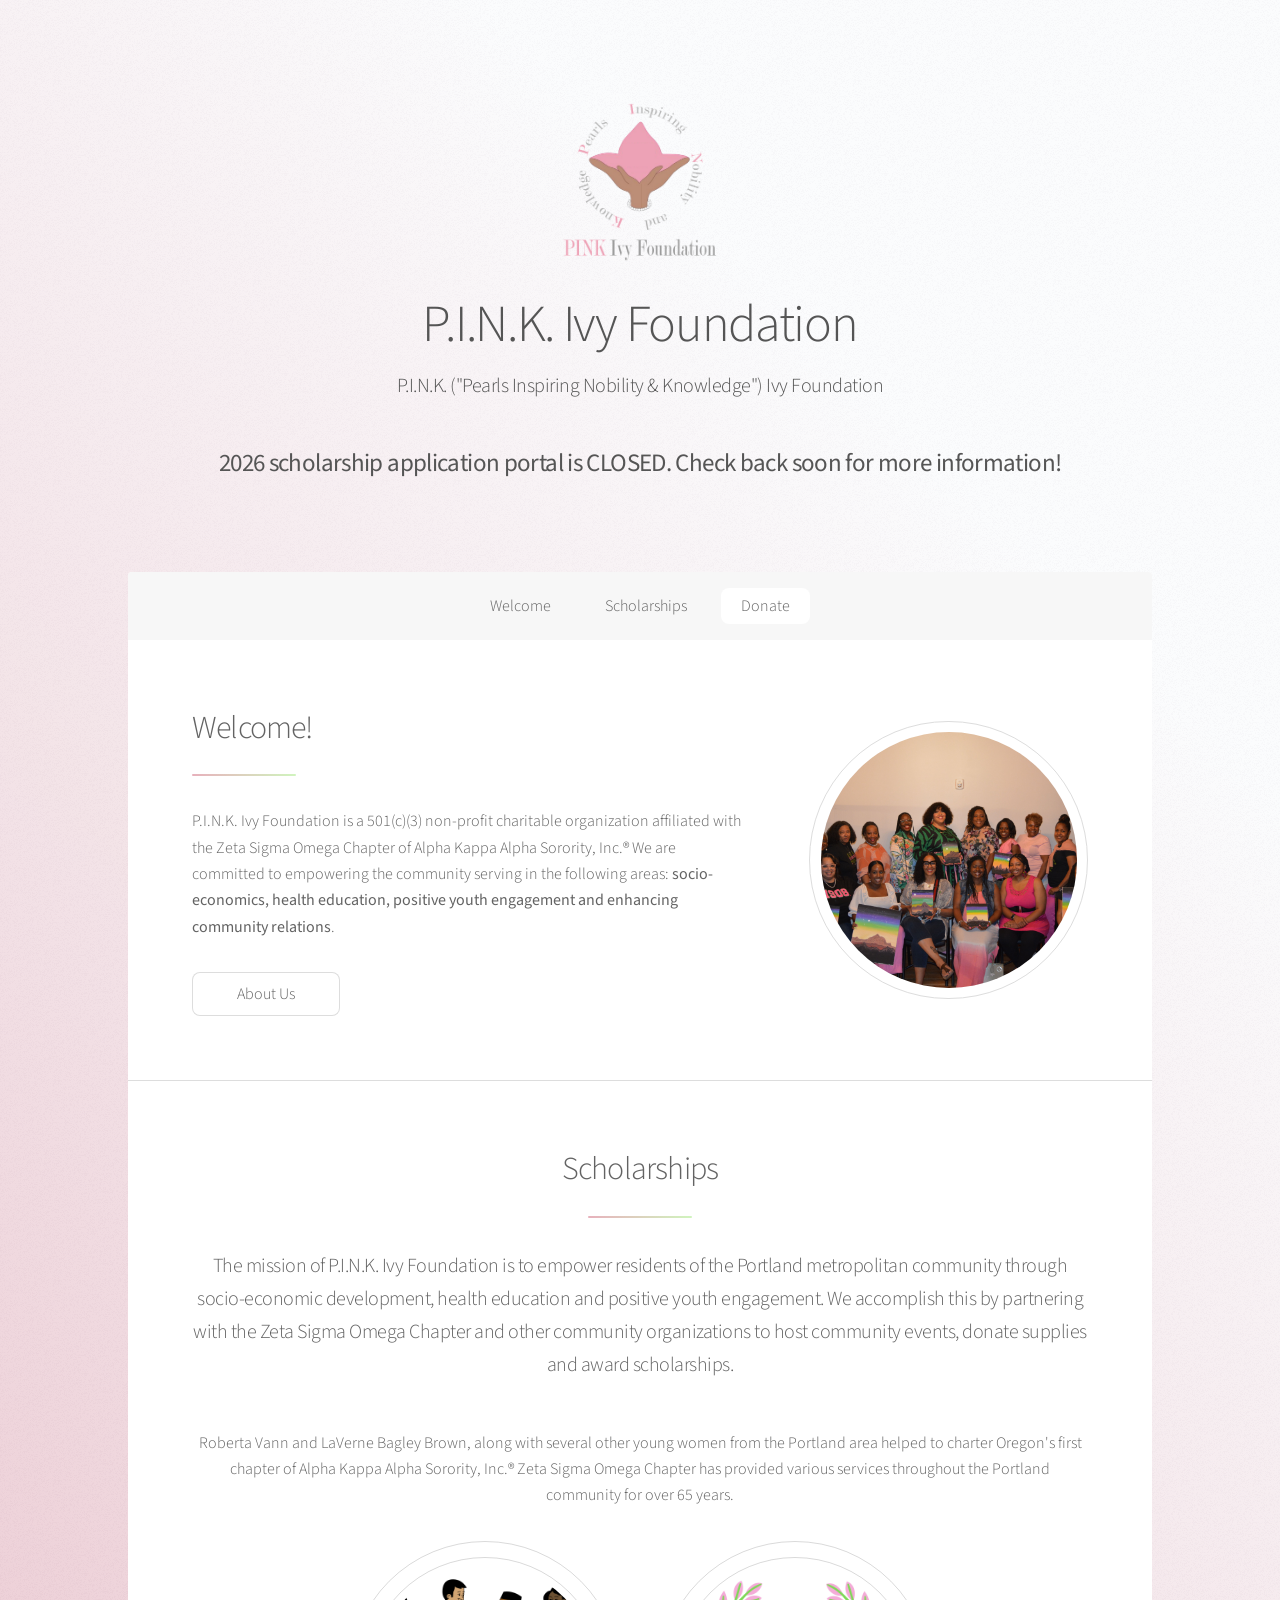
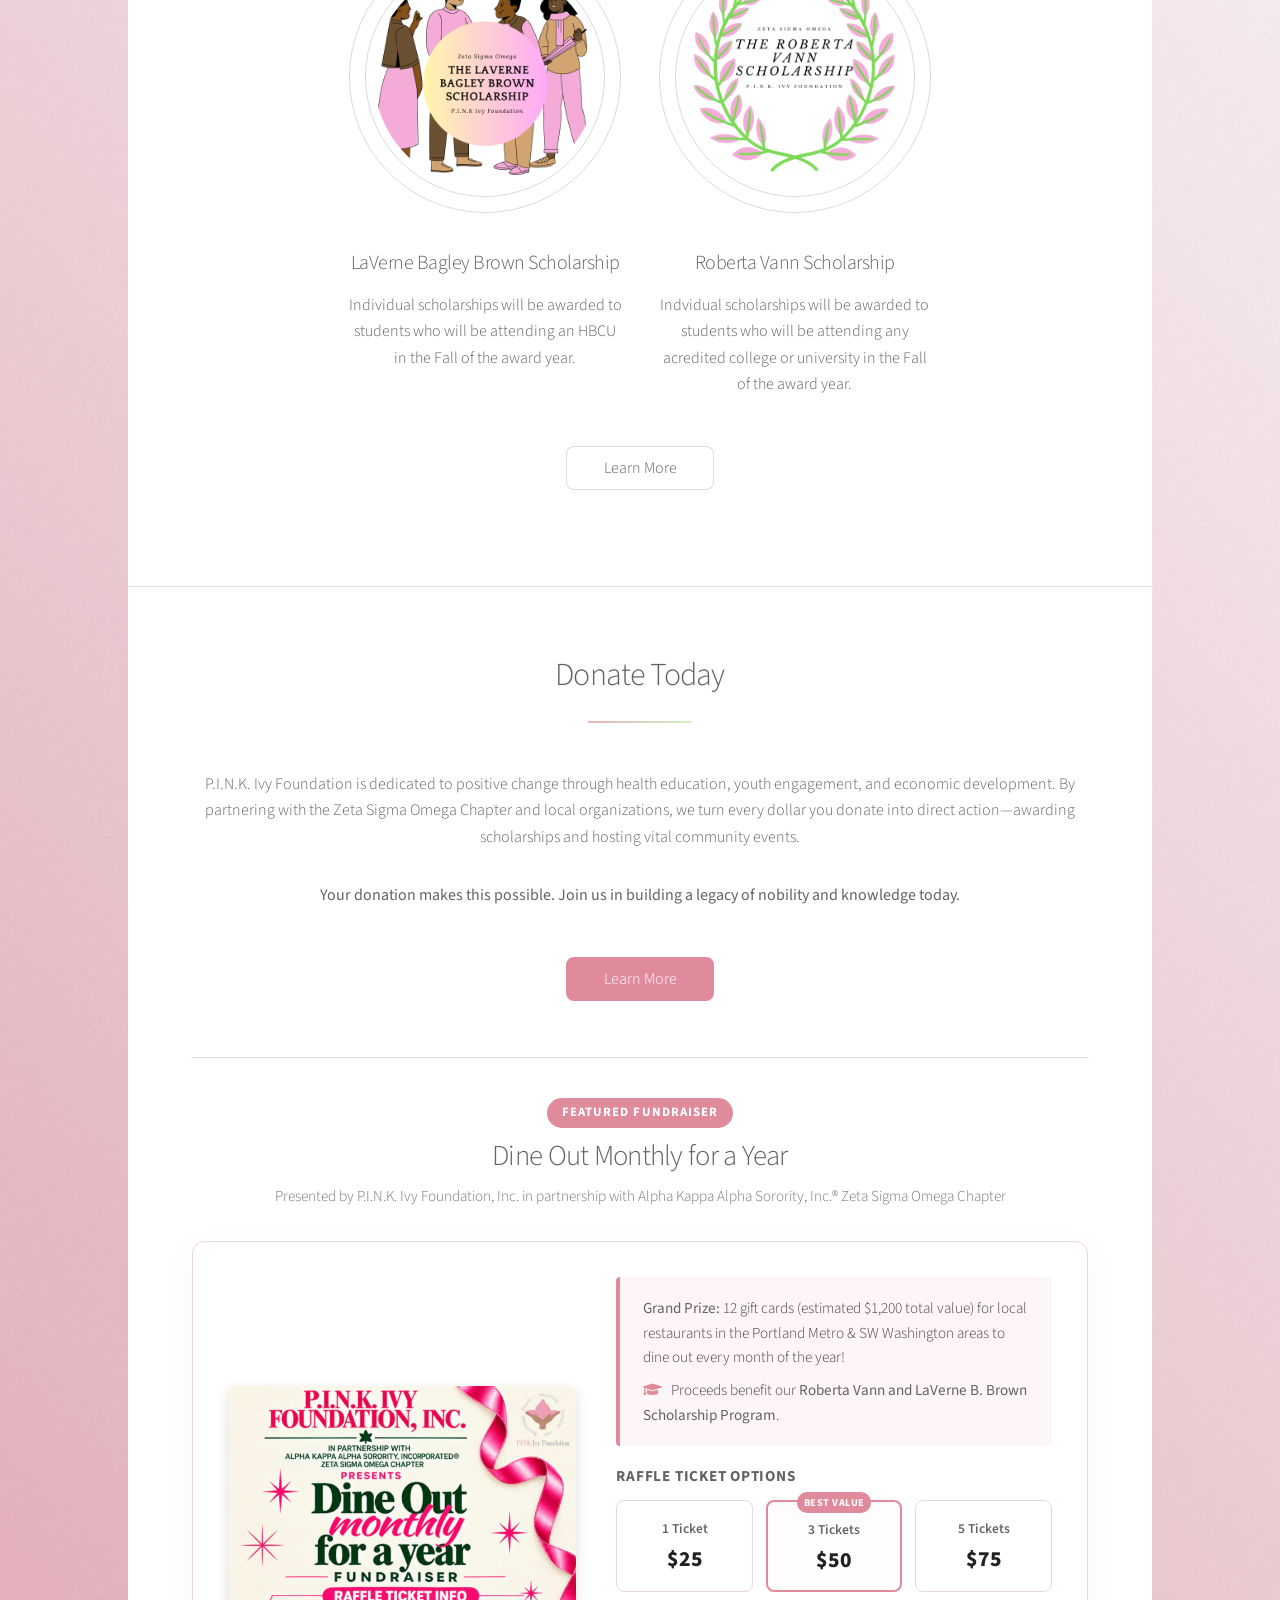
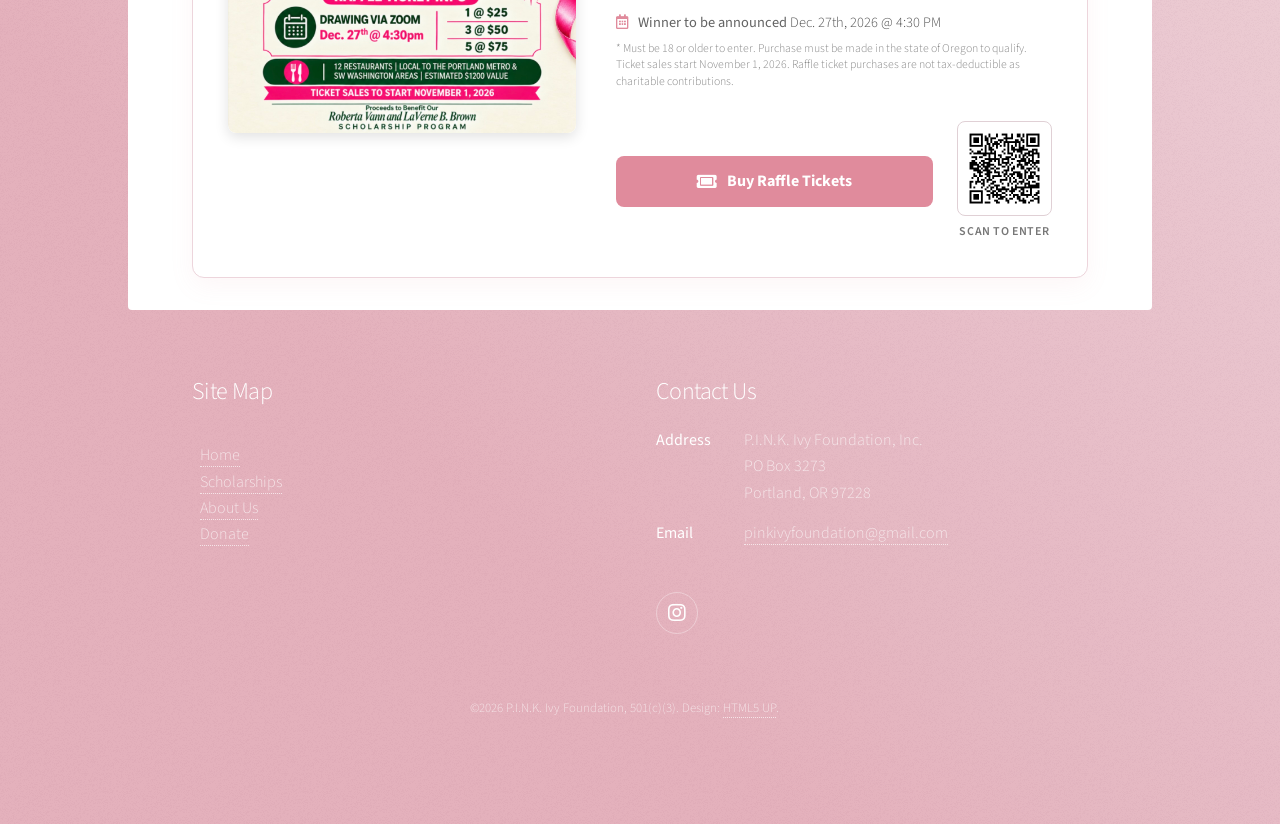
<file: index.html>
<!DOCTYPE HTML>
<!--
	Stellar by HTML5 UP
	html5up.net | @ajlkn
	Free for personal and commercial use under the CCA 3.0 license (html5up.net/license)
-->
<html>
	<head>
		<title>P.I.N.K. Ivy Foundation</title>
		<meta charset="utf-8" />
		<meta name="viewport" content="width=device-width, initial-scale=1, user-scalable=no" />
		<link rel="stylesheet" href="assets/css/main.css?v=20261018" />
		<noscript><link rel="stylesheet" href="assets/css/noscript.css" /></noscript>
	</head>
	<body class="is-preload">

		<!-- Wrapper -->
			<div id="wrapper">

				<!-- Header -->
					<header id="header" class="alt">
						<span class="logo"><img src="images/pif-logo-4-transparent.png" alt="" /></span>
						<h1>P.I.N.K. Ivy Foundation</h1>
						<p>P.I.N.K. ("Pearls Inspiring Nobility & Knowledge") Ivy Foundation</p>
						<p><strong> 2026 scholarship application portal is CLOSED. ​Check back soon for more information!</strong></p>
						<!-- <p><strong> 2026 scholarship application portal is OPEN.<a href="scholarships.html"> Apply today</a>!</strong>  -->
					</header>
					

				<!-- Nav -->
					<nav id="nav">
						<ul>
							<li><a href="#intro" class="active">Welcome</a></li>
							<li><a href="#first">Scholarships</a></li>
							<!--<li><a href="#second">Service and Projects</a></li>-->
							<li><a href="#cta">Donate</a></li>
						</ul>
					</nav>

				<!-- Main -->
					<div id="main">

						<!-- Introduction -->
							<section id="intro" class="main">
								<div class="spotlight">
									<div class="content">
										<header class="major">
											<h2>Welcome!</h2>
										</header>
										<p>P.I.N.K. Ivy Foundation is a 501(c)(3) non-profit charitable organization affiliated with the 
										Zeta Sigma Omega Chapter of Alpha Kappa Alpha Sorority, Inc.&#174; We are committed to empowering the community serving in the following areas: 
											<strong>socio-economics, health education, positive youth engagement and enhancing community relations</strong>. 
										</p>
										<ul class="actions">
											<li><a href="about-us.html" class="button">About Us</a></li>
										</ul>
									</div>
									<span class="image"><img src="images/Paint-and-sip-2023.jpeg" alt="" /></span>
								</div>
							</section>

						<!-- First Section -->
							<section id="first" class="main special">
								<header class="major">
									<h2>Scholarships</h2>
									<p>The mission of P.I.N.K. Ivy Foundation 
										is to empower residents of the Portland metropolitan community through socio-economic development, 
										health education and positive youth engagement. We accomplish this by partnering with the 
										Zeta Sigma Omega Chapter and other community organizations to host community events, donate supplies and award scholarships. </p>
								</header>
								<p>Roberta Vann and LaVerne Bagley Brown, along with several other young women from the Portland 
									area helped to charter Oregon's first chapter of Alpha Kappa Alpha Sorority, Inc.&#174; Zeta Sigma Omega Chapter has provided various 
									services throughout the Portland community for over 65 years.
								</p>
								<ul class="features">
									<li>
										<div class="custom-icon-wrapper">
											<img src="images/LaVerneBagleyBrown.png" alt="" />
										</div>
										<h3>LaVerne Bagley Brown Scholarship</h3>
										<p>Individual scholarships will be awarded to students who will be attending an HBCU in the Fall of the award year.
										</p>

									</li>
									<li>
										<div class="custom-icon-wrapper">
											<img src="images/RobertaVann.png" alt="" />
										</div>
										<h3>Roberta Vann Scholarship</h3>
										<p>Indvidual scholarships will be awarded to students who will be attending any acredited college or university in the Fall of the award year.</p>
									</li>
									<!-- <li>
										<span class="icon major style5 fa-gem"></span>
										<h3>Dolor nullam</h3>
										<p>Sed lorem amet ipsum dolor et amet nullam consequat a feugiat consequat tempus veroeros sed consequat.</p>
									</li> -->
								</ul>
								<footer class="major">
									<ul class="actions special">
										<li><a href="scholarships.html" class="button">Learn More</a></li>
									</ul>
								</footer>
							</section>

						<!-- Second Section -->
							<!--<section id="second" class="main special">
								<header class="major">
									<h2>Service and Projects</h2>
									<p>Service and sisterhood have been the cornerstone of Alpha Kappa Alpha Sorority, Incorporated&#174; since 1908. 
										With the theme, Soaring to Greater Heights of Service and Sisterhood, the 2022-2026 administration seeks to build upon Alpha Kappa Alpha Sorority’s 
										rich legacy of service by galvanizing our sisterhood of more than 120,000 active members to lead on the front lines of change, education, and advocacy.</p>
								</header>
								<ul class="statistics custom-stats">
									<li>
										<img src="images/economic-wealth-logo_orig.png" alt="Icon Description" class="stat-image" />
										<a href="https://akawebnet.aka1908.net/eWeb/DynamicPage.aspx?webcode=initiative3">Build Our Economic Wealth</a>
									</li>
									<li>
										<img src="images/local-community-logo_orig.png" alt="Icon Description" class="stat-image" />
										<a href="https://akawebnet.aka1908.net/eWeb/DynamicPage.aspx?webcode=initiative6">Uplift Our Local Community</a>
									</li>
									<li>
										<img src="images/social-justice-logo_orig.png" alt="Icon Description" class="stat-image" />
										<a href="https://akawebnet.aka1908.net/eWeb/DynamicPage.aspx?webcode=initiative5">Advocate for Social Justice</a>
									</li>
									<li>
										<img src="images/families-logo_orig.png" alt="Icon Description" class="stat-image" />
										<a href="https://akawebnet.aka1908.net/eWeb/DynamicPage.aspx?webcode=initiative2">Empower Our Families</a>
									</li>
									<li>
										<img src="images/environment-logo_orig.png" alt="Icon Description" class="stat-image" />
										<a href="https://akawebnet.aka1908.net/eWeb/DynamicPage.aspx?webcode=initiative4">Enhance Our Environment</a>
									</li>
								</ul>
								<div class="row">
									<div class="col-6 col-12-medium">
										<p>This administration has six initiatives. <a href="https://akawebnet.aka1908.net/eWeb/DynamicPage.aspx?webcode=initiative1" class="scrolly">Strengthen Our Sisterhood</a> 
										will serve as the administration’s “Foundation Initiative” as we strengthen our bonds to support our service mission. 
										The remaining five initiatives will serve as the “Program Initiatives” which include:--></p> 
										<!-- <ul>
											<li>Build Our Economic Wealth</li>
											<li>Uplift Our Local Community</li>
											<li>Advocate for Social Justice</li>
											<li>Empower Our Families</li>
											<li>Enhance Our Environment</li>
										</ul>
									</div>

									<div class="col-6 col-12-medium">
										<p>These initiatives are designed to improve the lives of those we serve. We will work collaboratively to maximize our outreach on
											 progressive endeavors and consistently produce leaders who will advance our credo of service.</p>
									</div>
								</div>
								<footer class="major">
									<ul class="actions special">
										<li><a href="https://www.zso1955aka.org/programs.html" class="button">Learn More</a></li>
									</ul>
								</footer>
							</section> -->
							
						<!-- Support Us -->
							<section id="cta" class="main special">
								<header class="major">
									<h2>Donate Today</h2>
								</header>
								<p>P.I.N.K. Ivy Foundation is dedicated to positive change through health education, youth engagement, and economic development. 
									By partnering with the Zeta Sigma Omega Chapter and local organizations, we turn every dollar you donate into direct 
									action—awarding scholarships and hosting vital community events.</p>
								<p><strong>Your donation makes this possible. Join us in building a legacy of nobility and knowledge today.</strong></p>
								<footer class="major">
									<ul class="actions special">
										<li><a href="donate.html" class="button primary">Learn More</a></li>
									</ul>
								</footer>

								<!-- Dine Out Monthly for a Year Raffle Feature -->
								<div class="raffle-feature">
									<div class="raffle-header">
										<span class="raffle-badge">Featured Fundraiser</span>
										<h3>Dine Out Monthly for a Year</h3>
										<p class="raffle-subtitle">Presented by P.I.N.K. Ivy Foundation, Inc. in partnership with Alpha Kappa Alpha Sorority, Inc.&#174; Zeta Sigma Omega Chapter</p>
									</div>

									<div class="raffle-card">
										<div class="raffle-flyer-col">
											<a href="https://www.zeffy.com/en-US/ticketing/pif-dine-out-monthly-for-a-year" target="_blank" rel="noopener noreferrer" class="raffle-flyer-link" title="Click to view raffle on Zeffy">
												<img src="images/pif_dineout_2026.jpg" alt="Dine Out Monthly for a Year Fundraiser Flyer" class="raffle-flyer-img" />
											</a>
										</div>

										<div class="raffle-details-col">
											<div class="raffle-highlight-box">
												<p><strong>Grand Prize:</strong> 12 gift cards (estimated $1,200 total value) for local restaurants in the Portland Metro &amp; SW Washington areas to dine out every month of the year!</p>
												<p class="raffle-cause"><i class="fas fa-graduation-cap"></i> Proceeds benefit our <strong>Roberta Vann and LaVerne B. Brown Scholarship Program</strong>.</p>
											</div>

											<div class="raffle-pricing">
												<h4>Raffle Ticket Options</h4>
												<div class="raffle-tickets">
													<div class="ticket-tier">
														<span class="ticket-qty">1 Ticket</span>
														<span class="ticket-price">$25</span>
													</div>
													<div class="ticket-tier popular">
														<span class="ticket-badge">Best Value</span>
														<span class="ticket-qty">3 Tickets</span>
														<span class="ticket-price">$50</span>
													</div>
													<div class="ticket-tier">
														<span class="ticket-qty">5 Tickets</span>
														<span class="ticket-price">$75</span>
													</div>
												</div>
											</div>

											<div class="raffle-meta">
												<p><i class="far fa-calendar-alt"></i> <strong>Winner to be announced</strong> Dec. 27th, 2026 @ 4:30 PM</p>
												<p class="raffle-rules"><small>* Must be 18 or older to enter. Purchase must be made in the state of Oregon to qualify. Ticket sales start November 1, 2026. Raffle ticket purchases are not tax-deductible as charitable contributions.</small></p>
											</div>

											<div class="raffle-cta-row">
												<div class="raffle-btn-wrap">
													<a href="https://www.zeffy.com/en-US/ticketing/pif-dine-out-monthly-for-a-year" class="button primary raffle-btn" target="_blank" rel="noopener noreferrer">
														<i class="fas fa-ticket-alt"></i> Buy Raffle Tickets
													</a>
												</div>
												<div class="raffle-qr-wrap">
													<a href="https://www.zeffy.com/en-US/ticketing/pif-dine-out-monthly-for-a-year" target="_blank" rel="noopener noreferrer" title="Scan or click to enter raffle">
														<img src="images/dineout_qrcode.png" alt="QR Code to purchase raffle tickets" class="raffle-qr-img" />
													</a>
													<span class="raffle-qr-label">Scan to Enter</span>
												</div>
											</div>
										</div>
									</div>
								</div>
							</section>

					</div>

				<!-- Footer -->
					<footer id="footer">
						<section>
							<h2>Site Map</h2>
							<p></p>
							<ul style="list-style-type: none; padding: 0;">
								<li><a href="index.html">Home</a></li>
								<li><a href="scholarships.html">Scholarships</a></li>
								<li><a href="about-us.html">About Us</a></li>
								<li><a href="donate.html">Donate</a></li>
							</ul>
						</section>
						<section>
							<h2>Contact Us</h2>
							<dl class="alt">
								<dt>Address</dt>
								<dd>P.I.N.K. Ivy Foundation, Inc. 
									<br>PO Box 3273
									<br>Portland, OR 97228</dd>
								<!-- <dt>Phone</dt>
								<dd>(000) 000-0000 x 0000</dd> -->
								<dt>Email</dt>
								<dd><a href="mailto:pinkivyfoundation@gmail.com"><span class="label">pinkivyfoundation@gmail.com</span></a></dd>
							</dl>
							<ul class="icons">
								<!-- <li><a href="#" class="icon brands fa-facebook-f alt"><span class="label">Facebook</span></a></li> -->
								<li><a href="https://www.instagram.com/zetasigmaomega_akas?igsh=bXQxb3dicHJtZHdw" class="icon brands fa-instagram alt"><span class="label">Instagram</span></a></li>
							</ul>
						</section>
						<p class="copyright">&copy;2026 P.I.N.K. Ivy Foundation, 501(c)(3). Design: <a href="https://html5up.net">HTML5 UP</a>.</p>
					</footer>

			</div>

		<!-- Scripts -->
			<script src="assets/js/jquery.min.js"></script>
			<script src="assets/js/jquery.scrollex.min.js"></script>
			<script src="assets/js/jquery.scrolly.min.js"></script>
			<script src="assets/js/browser.min.js"></script>
			<script src="assets/js/breakpoints.min.js"></script>
			<script src="assets/js/util.js"></script>
			<script src="assets/js/main.js"></script>

	</body>
</html>
</file>
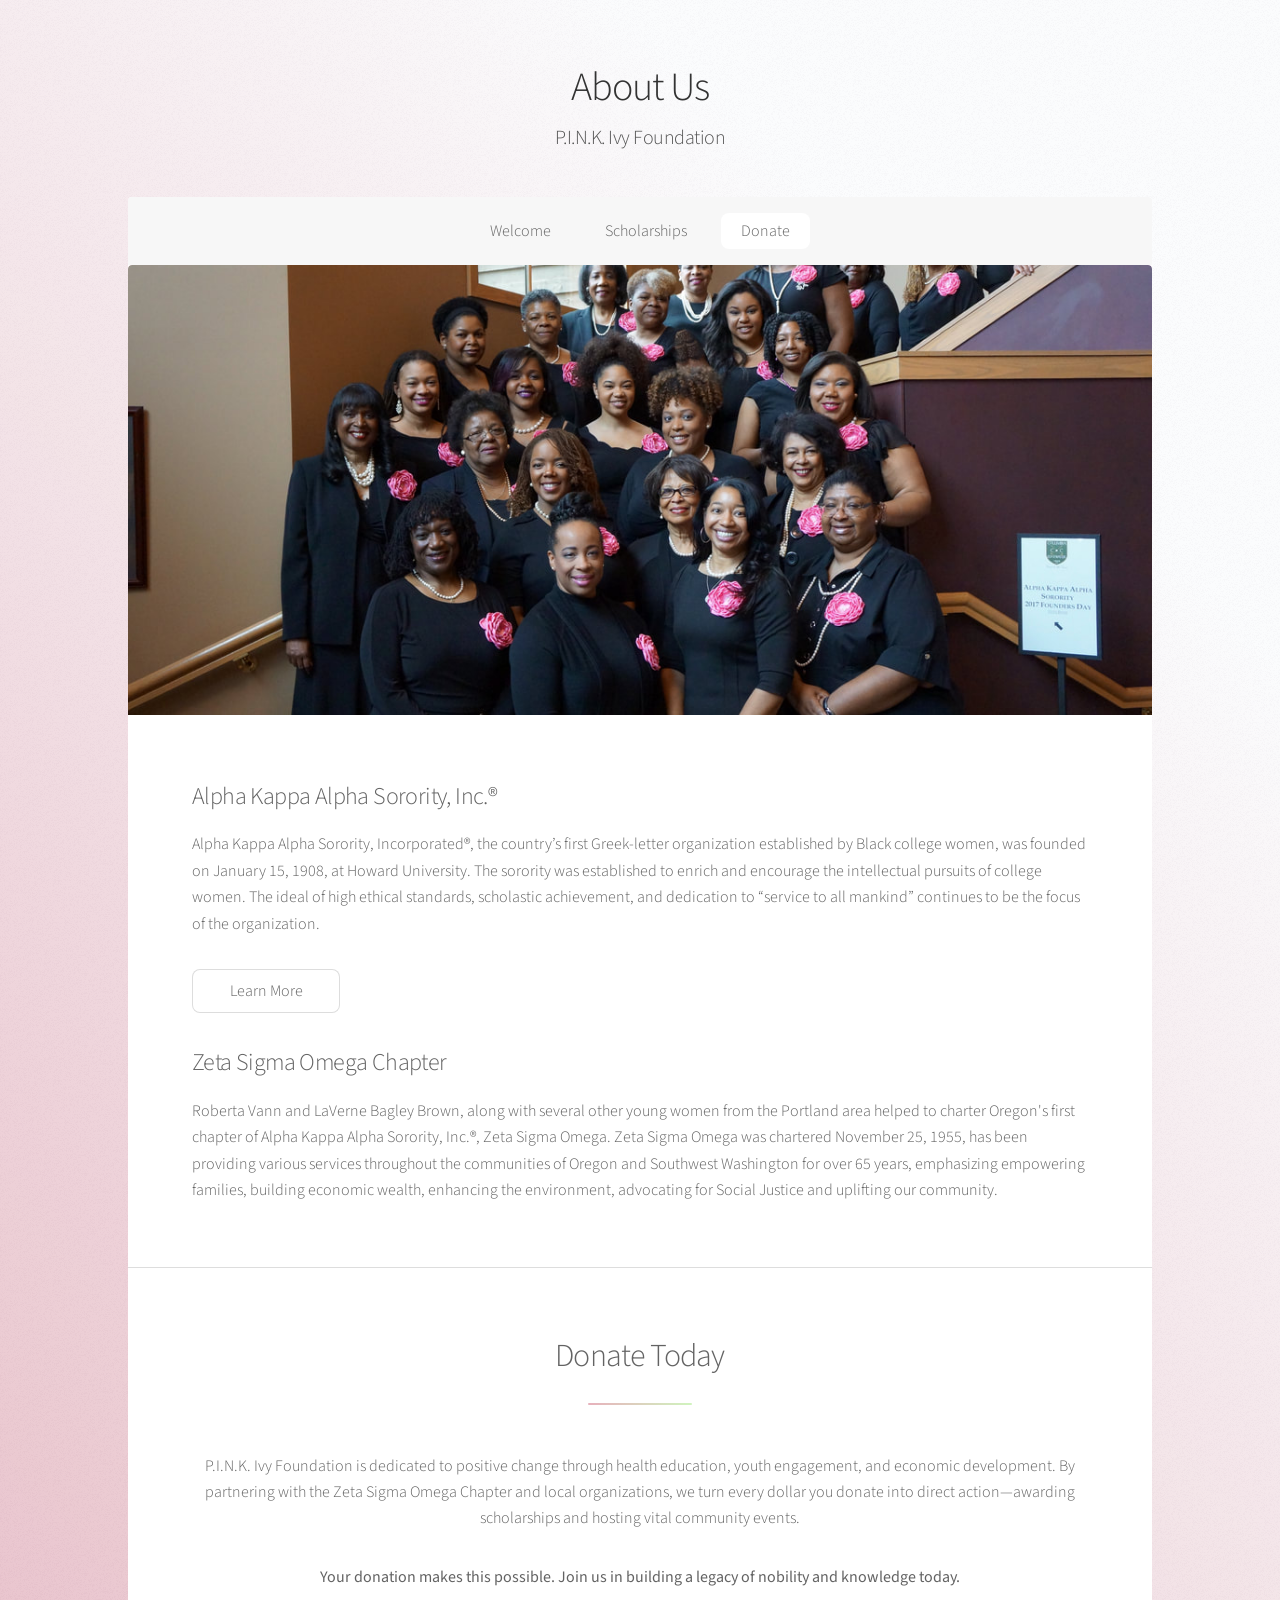
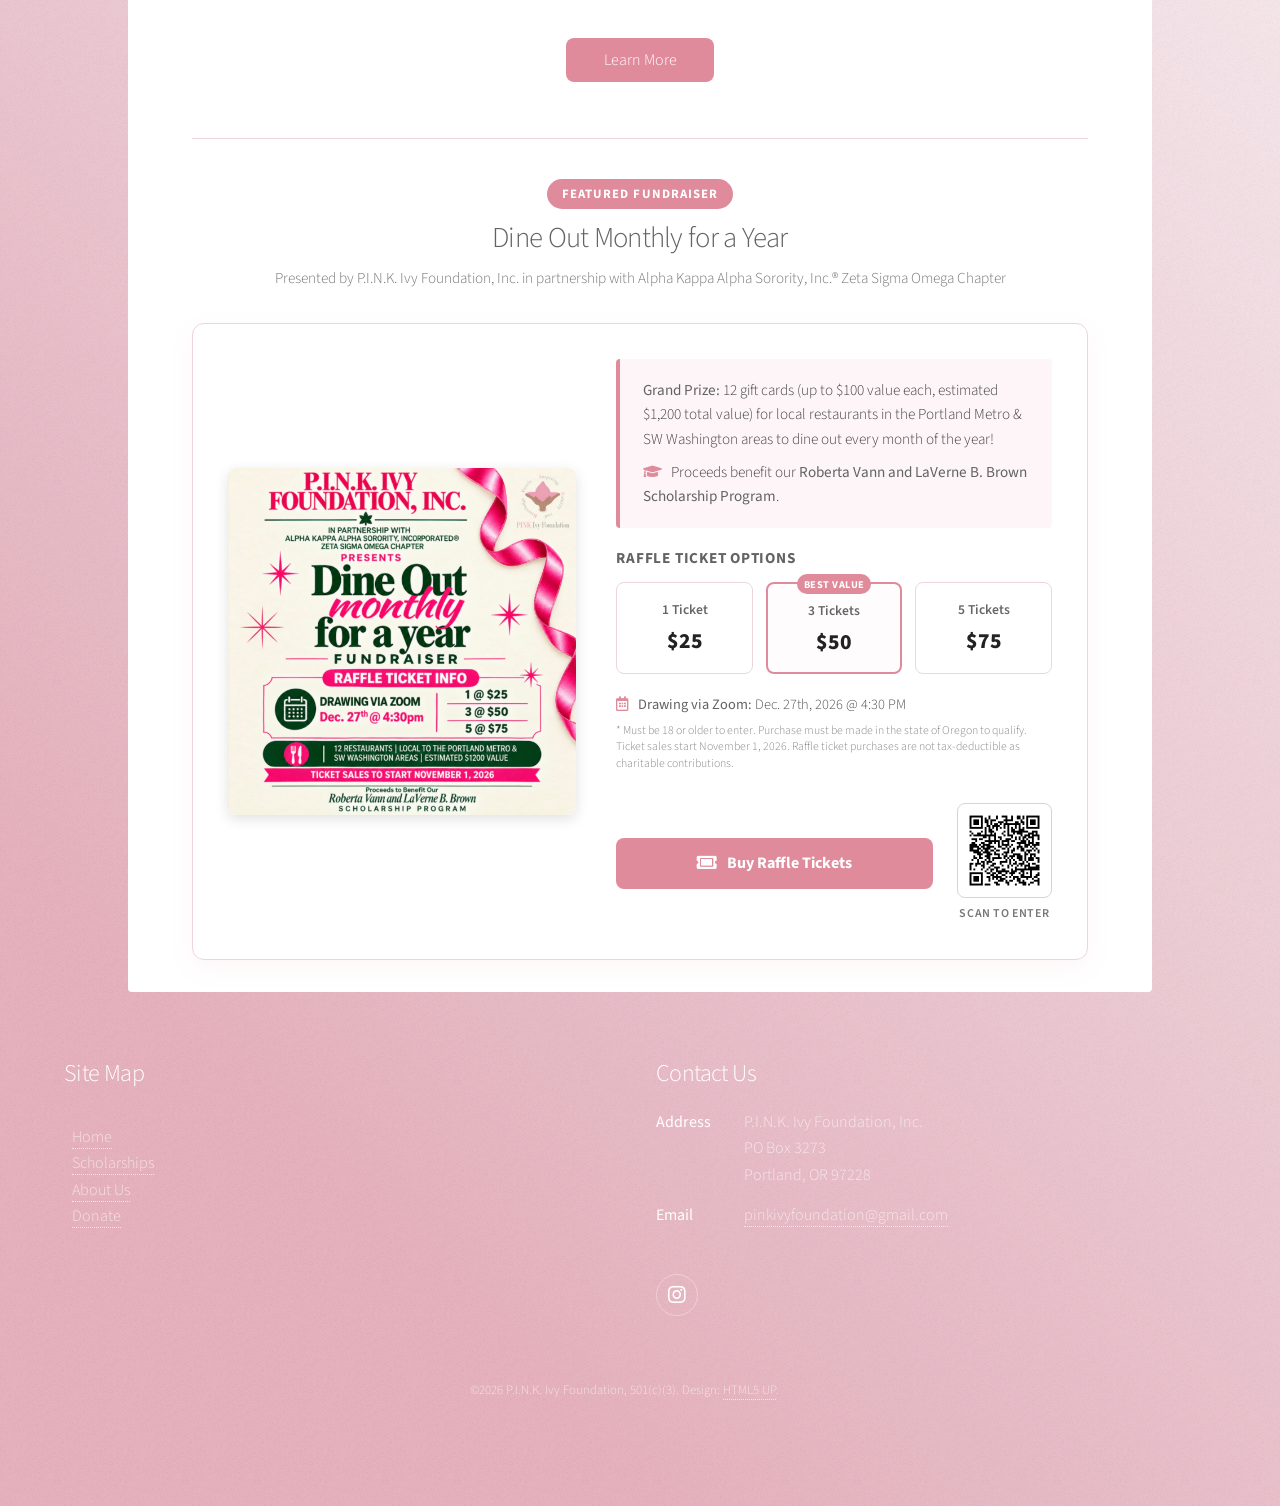
<file: about-us.html>
<!DOCTYPE HTML>
<!--
	Stellar by HTML5 UP
	html5up.net | @ajlkn
	Free for personal and commercial use under the CCA 3.0 license (html5up.net/license)
-->
<html>
	<head>
		<title>About Us</title>
		<meta charset="utf-8" />
		<meta name="viewport" content="width=device-width, initial-scale=1, user-scalable=no" />
		<link rel="stylesheet" href="assets/css/main.css?v=20261018" />
		<noscript><link rel="stylesheet" href="assets/css/noscript.css" /></noscript>
	</head>
	<body class="is-preload">

		<!-- Wrapper -->
			<div id="wrapper">

				<!-- Header -->
					<header id="header">
						<h1>About Us</h1>
						<p>P.I.N.K. Ivy Foundation</p>
					</header>
					<!-- Nav -->
					<nav id="nav">
						<ul>
							<li><a href="index.html" class="active">Welcome</a></li>
							<li><a href="scholarships.html">Scholarships</a></li>
							<li><a href="#cta">Donate</a></li>
						</ul>
					</nav>

				<!-- Main -->
					<div id="main">

						<!-- Content -->
							<section id="content" class="main">
								<span class="image main"><img src="images/aka-founders-day-2017_2_orig.jpg" alt="" /></span>
								<h2>Alpha Kappa Alpha Sorority, Inc.&#174;</h2>
								<p>Alpha Kappa Alpha Sorority, Incorporated&#174;, the country’s first Greek-letter organization 
									established by Black college women, was founded on January 15, 1908, at Howard University. 
									The sorority was established to enrich and encourage the intellectual pursuits of college women. 
									The ideal of high ethical standards, scholastic achievement, and dedication to 
									“service to all mankind” continues to be the focus of the organization.</p>
									<ul class="actions">
										<li><a href="https://aka1908.com/" class="button">Learn More</a></li>
									</ul>
								<h2>Zeta Sigma Omega Chapter</h2>
								<p>Roberta Vann and LaVerne Bagley Brown, along with several other young women from the Portland 
									area helped to charter Oregon's first chapter of Alpha Kappa Alpha Sorority, Inc.&#174;, 
									Zeta Sigma Omega. Zeta Sigma Omega was chartered November 25, 1955, has been providing 
									various services throughout the communities of Oregon and Southwest Washington for over 
									65 years, emphasizing empowering families, building economic wealth, enhancing the environment, 
									advocating for Social Justice and uplifting our community.</p>
								<!-- <ul class="actions">
										<li><a href="https://www.zso1955aka.org/" class="button">Learn More</a></li>
									</ul> -->
								<!-- <hr> -->
					<!-- Meet our team -->
								<!-- <h2>Meet our Team</h2> -->
								<!-- <ul class="statistics">
									<li class="style1">
										<span class="icon solid fa-code-branch"></span>
										<strong>5,120</strong> Etiam
									</li>
									<li class="style2">
										<span class="icon fa-folder-open"></span>
										<strong>8,192</strong> Magna
									</li>
									<li class="style3">
										<span class="icon solid fa-signal"></span>
										<strong>2,048</strong> Tempus
									</li>
									<li class="style4">
										<span class="icon solid fa-laptop"></span>
										<strong>4,096</strong> Aliquam
									</li>
									<li class="style5">
										<span class="icon fa-gem"></span>
										<strong>1,024</strong> Nullam
									</li>
								</ul> -->
							</section>
					<!-- Support Us -->
							<section id="cta" class="main special">
								<header class="major">
									<h2>Donate Today</h2>
								</header>
								<p>P.I.N.K. Ivy Foundation is dedicated to positive change through health education, youth engagement, and economic development. 
									By partnering with the Zeta Sigma Omega Chapter and local organizations, we turn every dollar you donate into direct 
									action—awarding scholarships and hosting vital community events.</p>
								<p><strong>Your donation makes this possible. Join us in building a legacy of nobility and knowledge today.</strong></p>
								<footer class="major">
									<ul class="actions special">
										<li><a href="donate.html" class="button primary">Learn More</a></li>
									</ul>
								</footer>

								<!-- Dine Out Monthly for a Year Raffle Feature -->
								<div class="raffle-feature">
									<div class="raffle-header">
										<span class="raffle-badge">Featured Fundraiser</span>
										<h3>Dine Out Monthly for a Year</h3>
										<p class="raffle-subtitle">Presented by P.I.N.K. Ivy Foundation, Inc. in partnership with Alpha Kappa Alpha Sorority, Inc.&#174; Zeta Sigma Omega Chapter</p>
									</div>

									<div class="raffle-card">
										<div class="raffle-flyer-col">
											<a href="https://www.zeffy.com/en-US/ticketing/pif-dine-out-monthly-for-a-year" target="_blank" rel="noopener noreferrer" class="raffle-flyer-link" title="Click to view raffle on Zeffy">
												<img src="images/pif_dineout_2026.jpg" alt="Dine Out Monthly for a Year Fundraiser Flyer" class="raffle-flyer-img" />
											</a>
										</div>

										<div class="raffle-details-col">
											<div class="raffle-highlight-box">
												<p><strong>Grand Prize:</strong> 12 gift cards (up to $100 value each, estimated $1,200 total value) for local restaurants in the Portland Metro &amp; SW Washington areas to dine out every month of the year!</p>
												<p class="raffle-cause"><i class="fas fa-graduation-cap"></i> Proceeds benefit our <strong>Roberta Vann and LaVerne B. Brown Scholarship Program</strong>.</p>
											</div>

											<div class="raffle-pricing">
												<h4>Raffle Ticket Options</h4>
												<div class="raffle-tickets">
													<div class="ticket-tier">
														<span class="ticket-qty">1 Ticket</span>
														<span class="ticket-price">$25</span>
													</div>
													<div class="ticket-tier popular">
														<span class="ticket-badge">Best Value</span>
														<span class="ticket-qty">3 Tickets</span>
														<span class="ticket-price">$50</span>
													</div>
													<div class="ticket-tier">
														<span class="ticket-qty">5 Tickets</span>
														<span class="ticket-price">$75</span>
													</div>
												</div>
											</div>

											<div class="raffle-meta">
												<p><i class="far fa-calendar-alt"></i> <strong>Drawing via Zoom:</strong> Dec. 27th, 2026 @ 4:30 PM</p>
												<p class="raffle-rules"><small>* Must be 18 or older to enter. Purchase must be made in the state of Oregon to qualify. Ticket sales start November 1, 2026. Raffle ticket purchases are not tax-deductible as charitable contributions.</small></p>
											</div>

											<div class="raffle-cta-row">
												<div class="raffle-btn-wrap">
													<a href="https://www.zeffy.com/en-US/ticketing/pif-dine-out-monthly-for-a-year" class="button primary raffle-btn" target="_blank" rel="noopener noreferrer">
														<i class="fas fa-ticket-alt"></i> Buy Raffle Tickets
													</a>
												</div>
												<div class="raffle-qr-wrap">
													<a href="https://www.zeffy.com/en-US/ticketing/pif-dine-out-monthly-for-a-year" target="_blank" rel="noopener noreferrer" title="Scan or click to enter raffle">
														<img src="images/dineout_qrcode.png" alt="QR Code to purchase raffle tickets" class="raffle-qr-img" />
													</a>
													<span class="raffle-qr-label">Scan to Enter</span>
												</div>
											</div>
										</div>
									</div>
								</div>
							</section>

					</div>	
					</div>
					

				<!-- Footer -->
					<footer id="footer">
						<section>
							<h2>Site Map</h2>
							<p></p>
							<ul style="list-style-type: none; padding: 0;">
								<li><a href="index.html">Home</a></li>
								<li><a href="scholarships.html">Scholarships</a></li>
								<li><a href="about-us.html">About Us</a></li>
								<li><a href="donate.html">Donate</a></li>
							</ul>
						</section>
						<section>
							<h2>Contact Us</h2>
							<dl class="alt">
								<dt>Address</dt>
								<dd>P.I.N.K. Ivy Foundation, Inc. 
									<br>PO Box 3273
									<br>Portland, OR 97228</dd>
								<!-- <dt>Phone</dt>
								<dd>(000) 000-0000 x 0000</dd> -->
								<dt>Email</dt>
								<dd><a href="mailto:pinkivyfoundation@gmail.com"><span class="label">pinkivyfoundation@gmail.com</span></a></dd>
							</dl>
							<ul class="icons">
								<!-- <li><a href="#" class="icon brands fa-facebook-f alt"><span class="label">Facebook</span></a></li> -->
								<li><a href="https://www.instagram.com/zetasigmaomega_akas?igsh=bXQxb3dicHJtZHdw" class="icon brands fa-instagram alt"><span class="label">Instagram</span></a></li>
							</ul>
						</section>
						<p class="copyright">&copy;2026 P.I.N.K. Ivy Foundation, 501(c)(3). Design: <a href="https://html5up.net">HTML5 UP</a>.</p>
					</footer>

			</div>

		<!-- Scripts -->
			<script src="assets/js/jquery.min.js"></script>
			<script src="assets/js/jquery.scrollex.min.js"></script>
			<script src="assets/js/jquery.scrolly.min.js"></script>
			<script src="assets/js/browser.min.js"></script>
			<script src="assets/js/breakpoints.min.js"></script>
			<script src="assets/js/util.js"></script>
			<script src="assets/js/main.js"></script>

	</body>
</html>
</file>
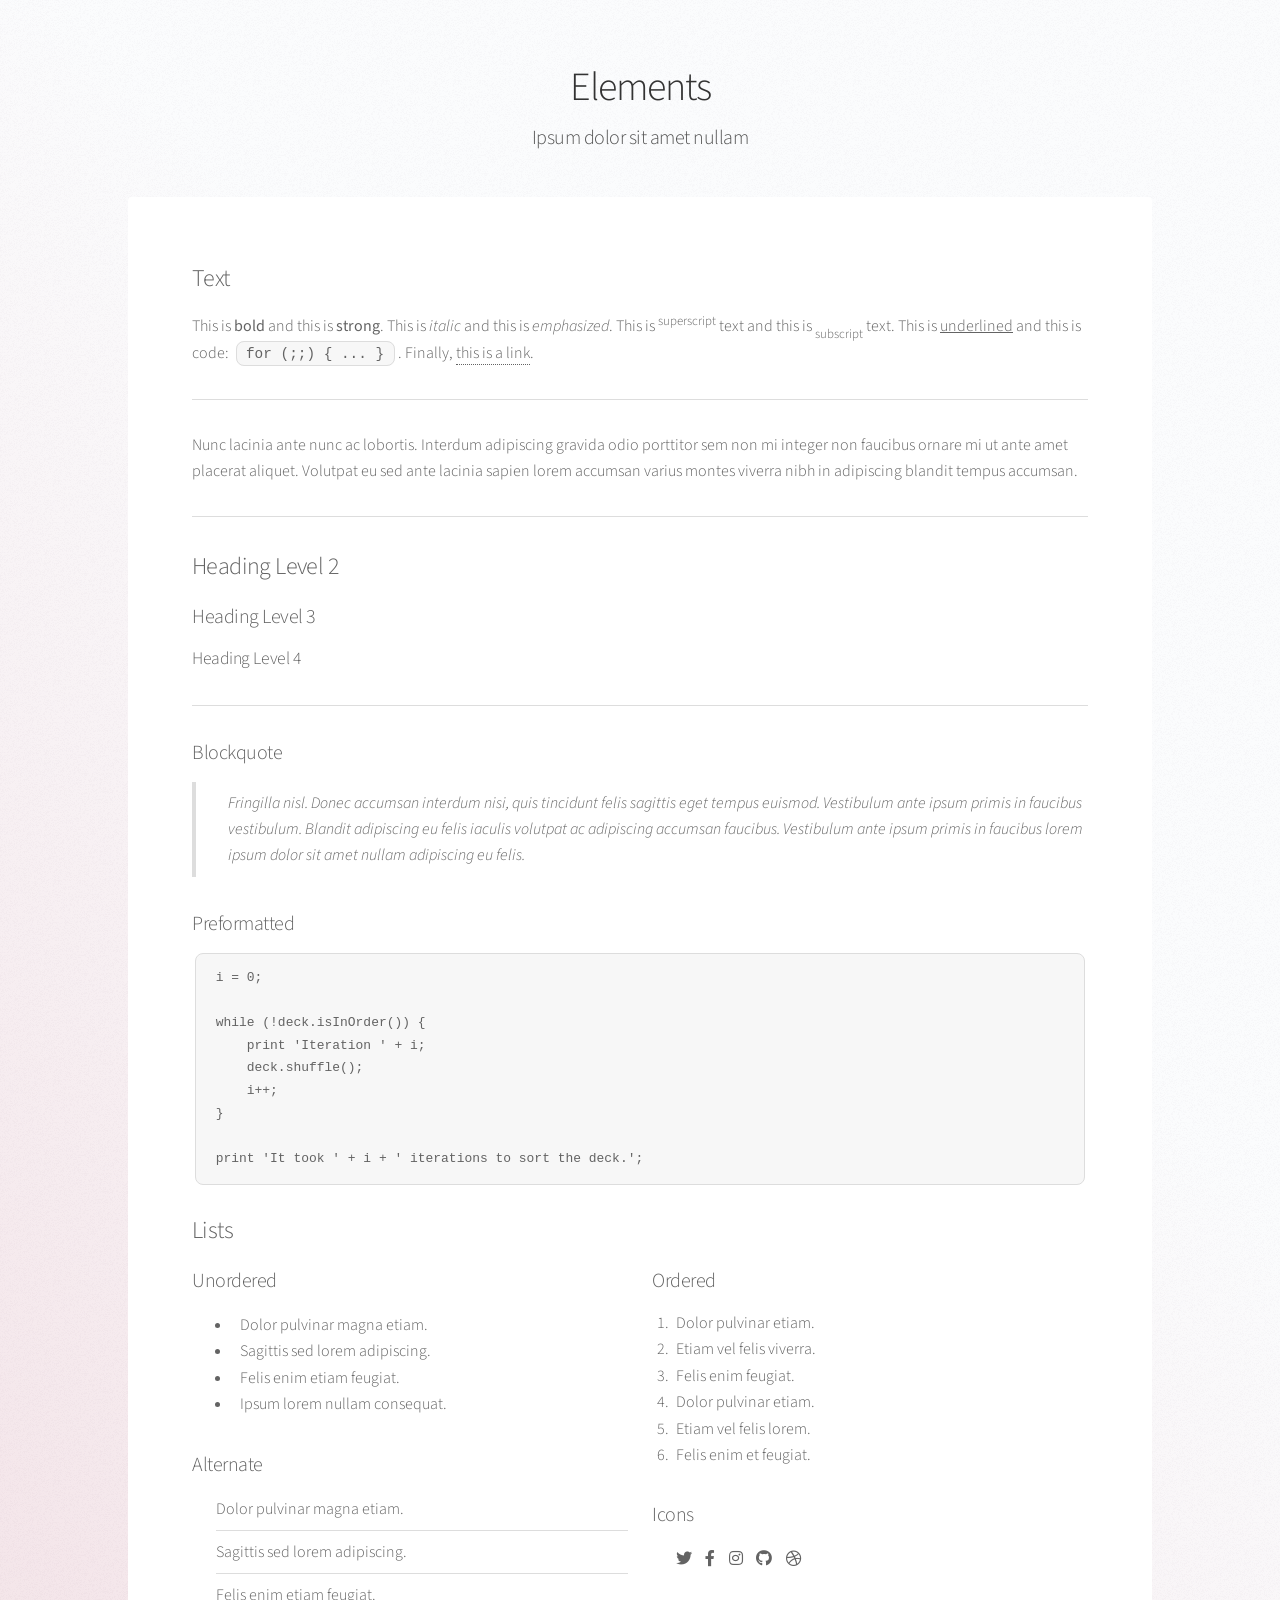
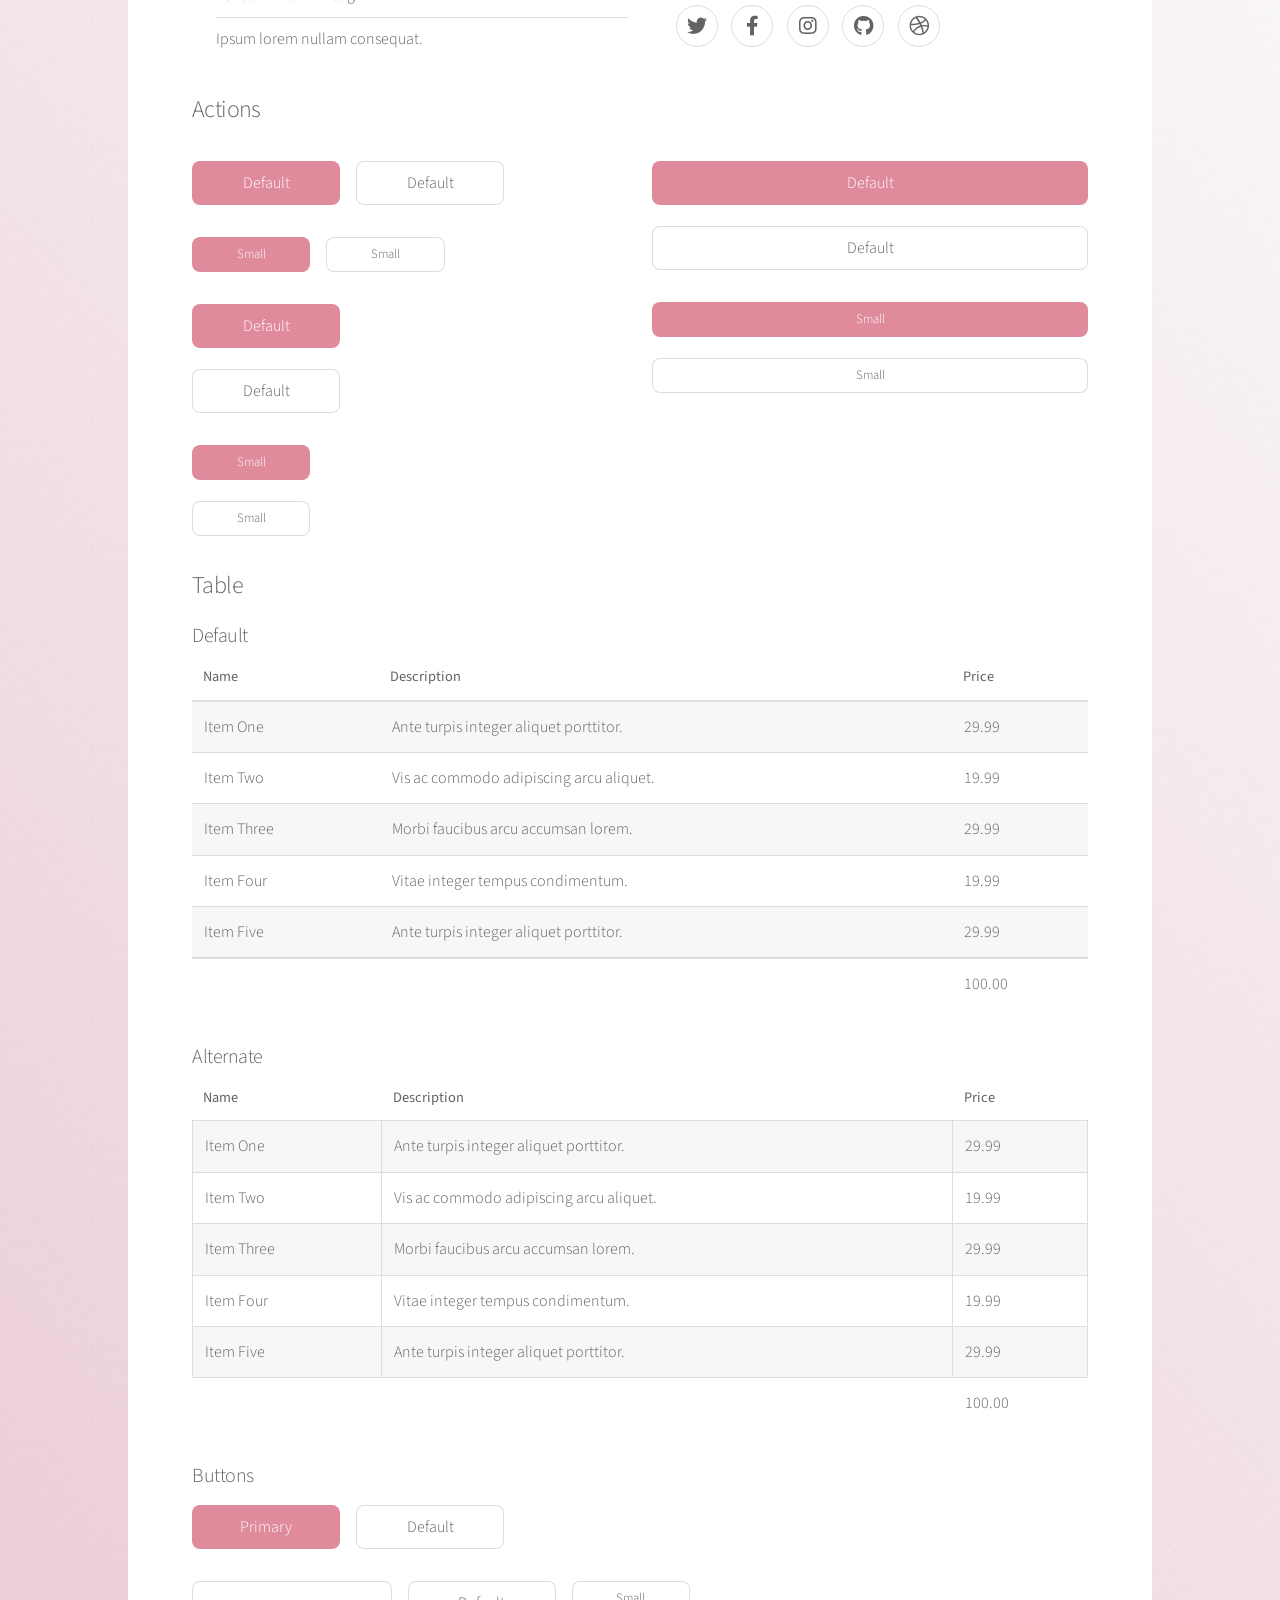
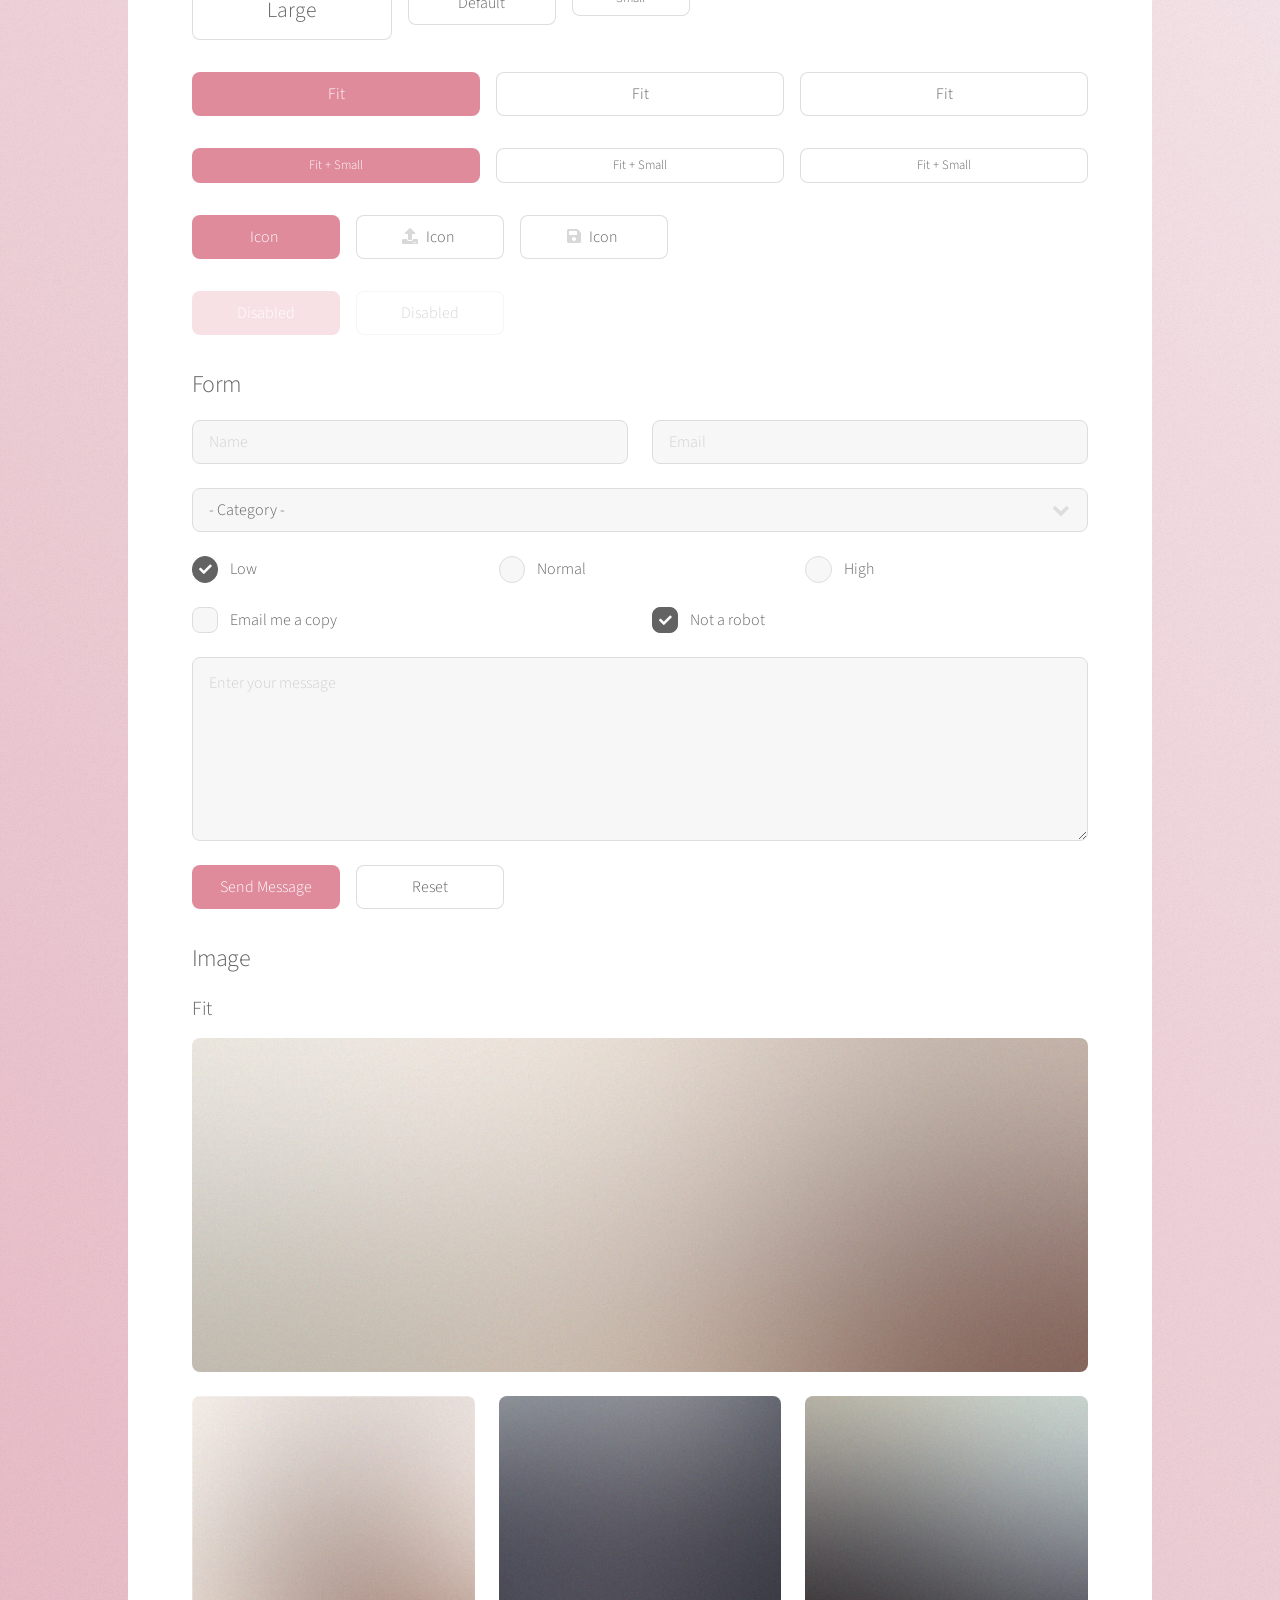
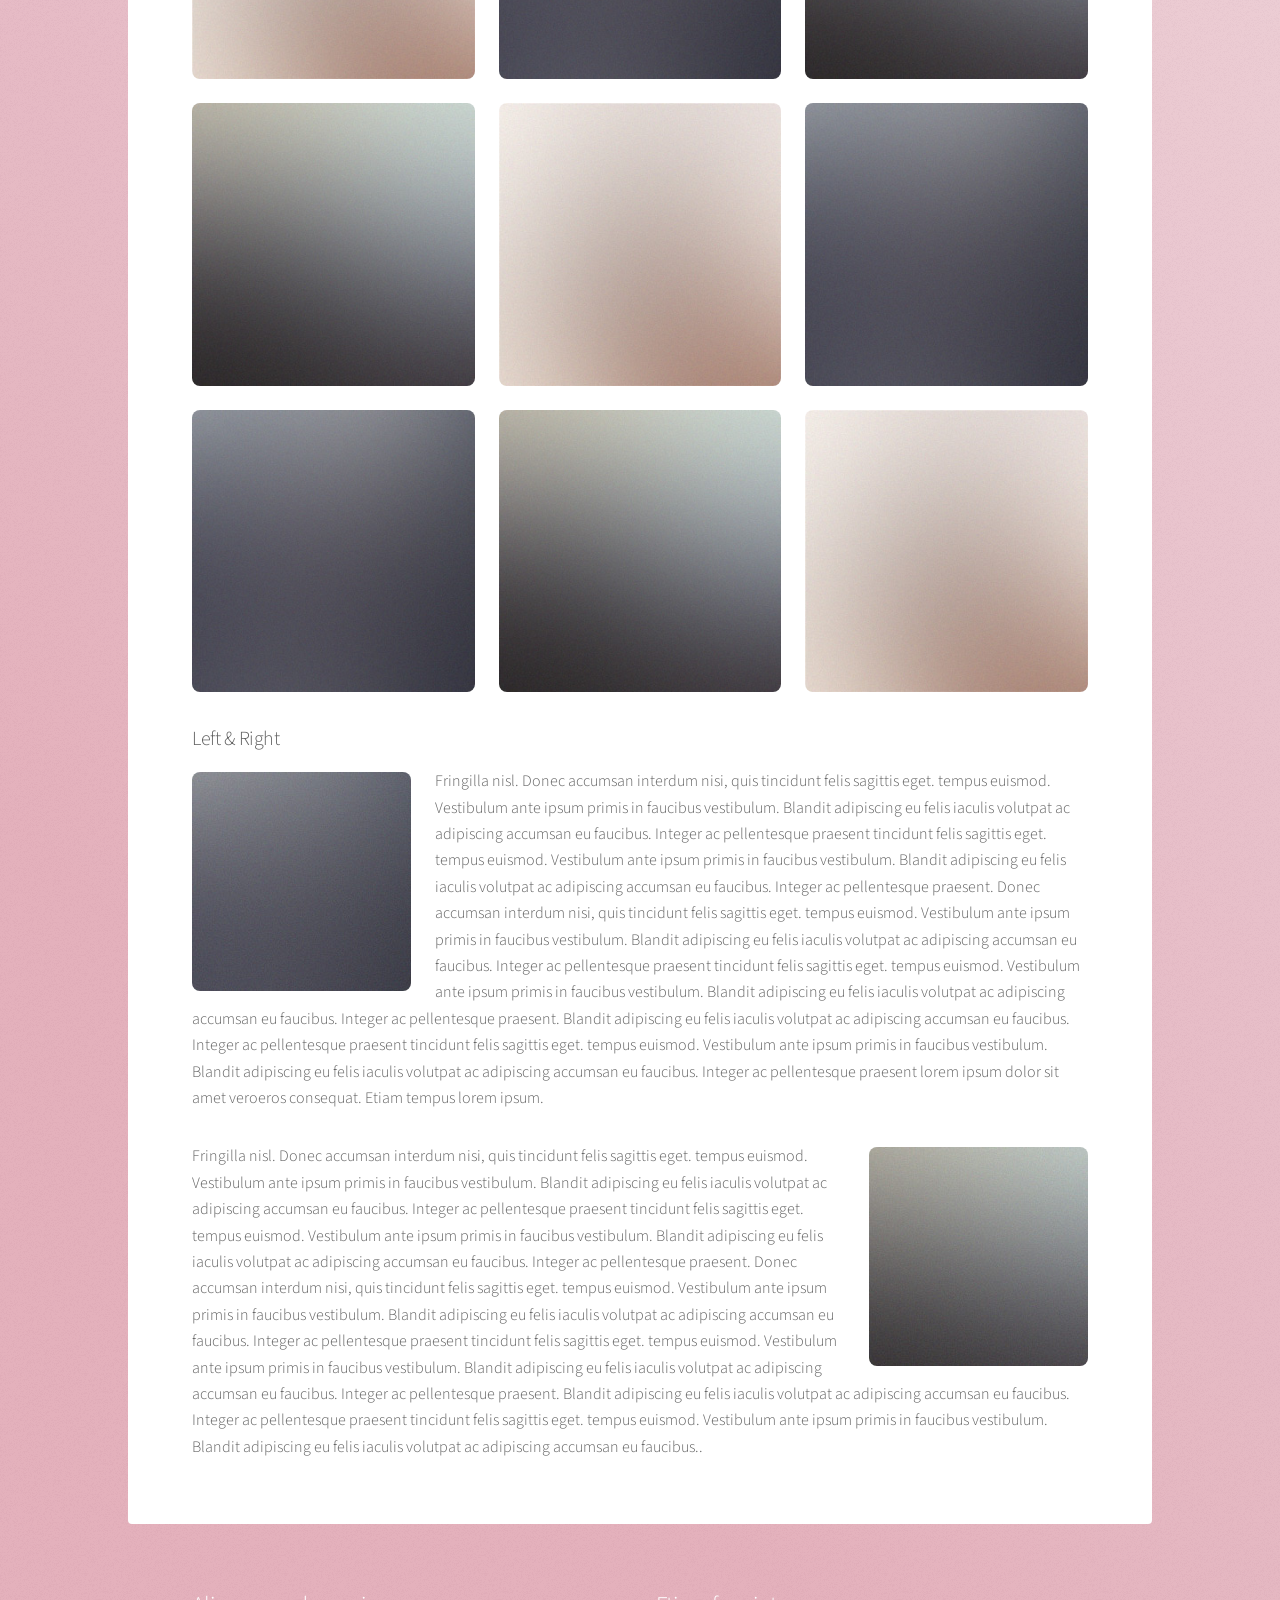
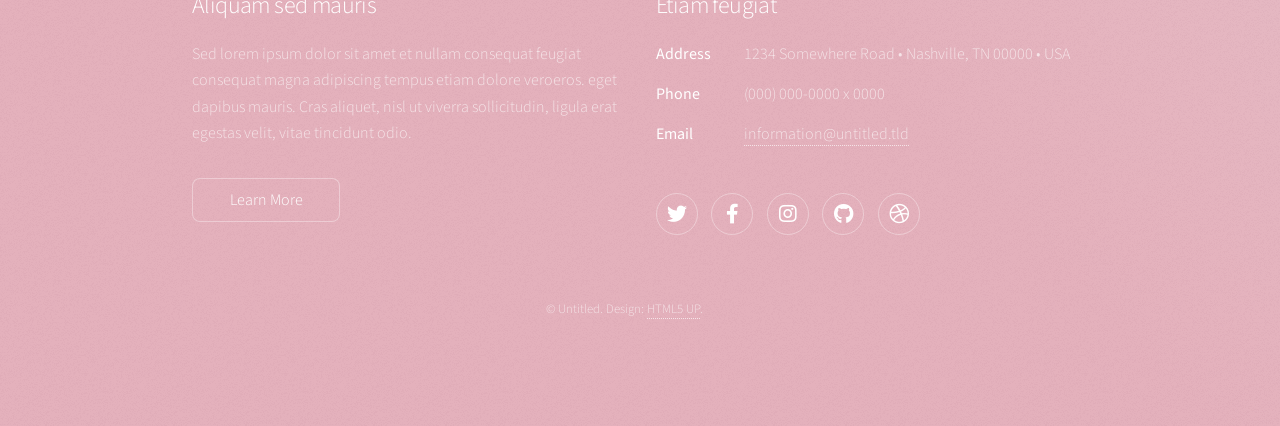
<file: elements.html>
<!DOCTYPE HTML>
<!--
	Stellar by HTML5 UP
	html5up.net | @ajlkn
	Free for personal and commercial use under the CCA 3.0 license (html5up.net/license)
-->
<html>
	<head>
		<title>Elements - Stellar by HTML5 UP</title>
		<meta charset="utf-8" />
		<meta name="viewport" content="width=device-width, initial-scale=1, user-scalable=no" />
		<link rel="stylesheet" href="assets/css/main.css" />
		<noscript><link rel="stylesheet" href="assets/css/noscript.css" /></noscript>
	</head>
	<body class="is-preload">

		<!-- Wrapper -->
			<div id="wrapper">

				<!-- Header -->
					<header id="header">
						<h1>Elements</h1>
						<p>Ipsum dolor sit amet nullam</p>
					</header>

				<!-- Main -->
					<div id="main">

						<!-- Content -->
							<section id="content" class="main">

								<!-- Text -->
									<section>
										<h2>Text</h2>
										<p>This is <b>bold</b> and this is <strong>strong</strong>. This is <i>italic</i> and this is <em>emphasized</em>.
										This is <sup>superscript</sup> text and this is <sub>subscript</sub> text.
										This is <u>underlined</u> and this is code: <code>for (;;) { ... }</code>. Finally, <a href="#">this is a link</a>.</p>
										<hr />
										<p>Nunc lacinia ante nunc ac lobortis. Interdum adipiscing gravida odio porttitor sem non mi integer non faucibus ornare mi ut ante amet placerat aliquet. Volutpat eu sed ante lacinia sapien lorem accumsan varius montes viverra nibh in adipiscing blandit tempus accumsan.</p>
										<hr />
										<h2>Heading Level 2</h2>
										<h3>Heading Level 3</h3>
										<h4>Heading Level 4</h4>
										<hr />
										<h3>Blockquote</h3>
										<blockquote>Fringilla nisl. Donec accumsan interdum nisi, quis tincidunt felis sagittis eget tempus euismod. Vestibulum ante ipsum primis in faucibus vestibulum. Blandit adipiscing eu felis iaculis volutpat ac adipiscing accumsan faucibus. Vestibulum ante ipsum primis in faucibus lorem ipsum dolor sit amet nullam adipiscing eu felis.</blockquote>
										<h3>Preformatted</h3>
										<pre><code>i = 0;

while (!deck.isInOrder()) {
    print 'Iteration ' + i;
    deck.shuffle();
    i++;
}

print 'It took ' + i + ' iterations to sort the deck.';</code></pre>
									</section>

								<!-- Lists -->
									<section>
										<h2>Lists</h2>
										<div class="row">
											<div class="col-6 col-12-medium">
												<h3>Unordered</h3>
												<ul>
													<li>Dolor pulvinar magna etiam.</li>
													<li>Sagittis sed lorem adipiscing.</li>
													<li>Felis enim etiam feugiat.</li>
													<li>Ipsum lorem nullam consequat.</li>
												</ul>
												<h3>Alternate</h3>
												<ul class="alt">
													<li>Dolor pulvinar magna etiam.</li>
													<li>Sagittis sed lorem adipiscing.</li>
													<li>Felis enim etiam feugiat.</li>
													<li>Ipsum lorem nullam consequat.</li>
												</ul>
											</div>
											<div class="col-6 col-12-medium">
												<h3>Ordered</h3>
												<ol>
													<li>Dolor pulvinar etiam.</li>
													<li>Etiam vel felis viverra.</li>
													<li>Felis enim feugiat.</li>
													<li>Dolor pulvinar etiam.</li>
													<li>Etiam vel felis lorem.</li>
													<li>Felis enim et feugiat.</li>
												</ol>
												<h3>Icons</h3>
												<ul class="icons">
													<li><a href="#" class="icon brands fa-twitter"><span class="label">Twitter</span></a></li>
													<li><a href="#" class="icon brands fa-facebook-f"><span class="label">Facebook</span></a></li>
													<li><a href="#" class="icon brands fa-instagram"><span class="label">Instagram</span></a></li>
													<li><a href="#" class="icon brands fa-github"><span class="label">GitHub</span></a></li>
													<li><a href="#" class="icon brands fa-dribbble"><span class="label">Dribbble</span></a></li>
												</ul>
												<ul class="icons">
													<li><a href="#" class="icon brands alt fa-twitter"><span class="label">Twitter</span></a></li>
													<li><a href="#" class="icon brands alt fa-facebook-f"><span class="label">Facebook</span></a></li>
													<li><a href="#" class="icon brands alt fa-instagram"><span class="label">Instagram</span></a></li>
													<li><a href="#" class="icon brands alt fa-github"><span class="label">GitHub</span></a></li>
													<li><a href="#" class="icon brands alt fa-dribbble"><span class="label">Dribbble</span></a></li>
												</ul>
											</div>
										</div>
										<h2>Actions</h2>
										<div class="row">
											<div class="col-6 col-12-medium">
												<ul class="actions">
													<li><a href="#" class="button primary">Default</a></li>
													<li><a href="#" class="button">Default</a></li>
												</ul>
												<ul class="actions small">
													<li><a href="#" class="button primary small">Small</a></li>
													<li><a href="#" class="button small">Small</a></li>
												</ul>
												<ul class="actions stacked">
													<li><a href="#" class="button primary">Default</a></li>
													<li><a href="#" class="button">Default</a></li>
												</ul>
												<ul class="actions stacked">
													<li><a href="#" class="button primary small">Small</a></li>
													<li><a href="#" class="button small">Small</a></li>
												</ul>
											</div>
											<div class="col-6 col-12-medium">
												<ul class="actions stacked">
													<li><a href="#" class="button primary fit">Default</a></li>
													<li><a href="#" class="button fit">Default</a></li>
												</ul>
												<ul class="actions stacked">
													<li><a href="#" class="button primary small fit">Small</a></li>
													<li><a href="#" class="button small fit">Small</a></li>
												</ul>
											</div>
										</div>
									</section>

								<!-- Table -->
									<section>
										<h2>Table</h2>
										<h3>Default</h3>
										<div class="table-wrapper">
											<table>
												<thead>
													<tr>
														<th>Name</th>
														<th>Description</th>
														<th>Price</th>
													</tr>
												</thead>
												<tbody>
													<tr>
														<td>Item One</td>
														<td>Ante turpis integer aliquet porttitor.</td>
														<td>29.99</td>
													</tr>
													<tr>
														<td>Item Two</td>
														<td>Vis ac commodo adipiscing arcu aliquet.</td>
														<td>19.99</td>
													</tr>
													<tr>
														<td>Item Three</td>
														<td> Morbi faucibus arcu accumsan lorem.</td>
														<td>29.99</td>
													</tr>
													<tr>
														<td>Item Four</td>
														<td>Vitae integer tempus condimentum.</td>
														<td>19.99</td>
													</tr>
													<tr>
														<td>Item Five</td>
														<td>Ante turpis integer aliquet porttitor.</td>
														<td>29.99</td>
													</tr>
												</tbody>
												<tfoot>
													<tr>
														<td colspan="2"></td>
														<td>100.00</td>
													</tr>
												</tfoot>
											</table>
										</div>

										<h3>Alternate</h3>
										<div class="table-wrapper">
											<table class="alt">
												<thead>
													<tr>
														<th>Name</th>
														<th>Description</th>
														<th>Price</th>
													</tr>
												</thead>
												<tbody>
													<tr>
														<td>Item One</td>
														<td>Ante turpis integer aliquet porttitor.</td>
														<td>29.99</td>
													</tr>
													<tr>
														<td>Item Two</td>
														<td>Vis ac commodo adipiscing arcu aliquet.</td>
														<td>19.99</td>
													</tr>
													<tr>
														<td>Item Three</td>
														<td> Morbi faucibus arcu accumsan lorem.</td>
														<td>29.99</td>
													</tr>
													<tr>
														<td>Item Four</td>
														<td>Vitae integer tempus condimentum.</td>
														<td>19.99</td>
													</tr>
													<tr>
														<td>Item Five</td>
														<td>Ante turpis integer aliquet porttitor.</td>
														<td>29.99</td>
													</tr>
												</tbody>
												<tfoot>
													<tr>
														<td colspan="2"></td>
														<td>100.00</td>
													</tr>
												</tfoot>
											</table>
										</div>
									</section>

								<!-- Buttons -->
									<section>
										<h3>Buttons</h3>
										<ul class="actions">
											<li><a href="#" class="button primary">Primary</a></li>
											<li><a href="#" class="button">Default</a></li>
										</ul>
										<ul class="actions">
											<li><a href="#" class="button large">Large</a></li>
											<li><a href="#" class="button">Default</a></li>
											<li><a href="#" class="button small">Small</a></li>
										</ul>
										<ul class="actions fit">
											<li><a href="#" class="button primary fit">Fit</a></li>
											<li><a href="#" class="button fit">Fit</a></li>
											<li><a href="#" class="button fit">Fit</a></li>
										</ul>
										<ul class="actions fit small">
											<li><a href="#" class="button primary fit small">Fit + Small</a></li>
											<li><a href="#" class="button fit small">Fit + Small</a></li>
											<li><a href="#" class="button fit small">Fit + Small</a></li>
										</ul>
										<ul class="actions">
											<li><a href="#" class="button primary icon solidfa-download">Icon</a></li>
											<li><a href="#" class="button icon solid fa-upload">Icon</a></li>
											<li><a href="#" class="button icon solid fa-save">Icon</a></li>
										</ul>
										<ul class="actions">
											<li><span class="button primary disabled">Disabled</span></li>
											<li><span class="button disabled">Disabled</span></li>
										</ul>
									</section>

								<!-- Form -->
									<section>
										<h2>Form</h2>
										<form method="post" action="#">
											<div class="row gtr-uniform">
												<div class="col-6 col-12-xsmall">
													<input type="text" name="demo-name" id="demo-name" value="" placeholder="Name" />
												</div>
												<div class="col-6 col-12-xsmall">
													<input type="email" name="demo-email" id="demo-email" value="" placeholder="Email" />
												</div>
												<div class="col-12">
													<select name="demo-category" id="demo-category">
														<option value="">- Category -</option>
														<option value="1">Manufacturing</option>
														<option value="1">Shipping</option>
														<option value="1">Administration</option>
														<option value="1">Human Resources</option>
													</select>
												</div>
												<div class="col-4 col-12-small">
													<input type="radio" id="demo-priority-low" name="demo-priority" checked>
													<label for="demo-priority-low">Low</label>
												</div>
												<div class="col-4 col-12-small">
													<input type="radio" id="demo-priority-normal" name="demo-priority">
													<label for="demo-priority-normal">Normal</label>
												</div>
												<div class="col-4 col-12-small">
													<input type="radio" id="demo-priority-high" name="demo-priority">
													<label for="demo-priority-high">High</label>
												</div>
												<div class="col-6 col-12-small">
													<input type="checkbox" id="demo-copy" name="demo-copy">
													<label for="demo-copy">Email me a copy</label>
												</div>
												<div class="col-6 col-12-small">
													<input type="checkbox" id="demo-human" name="demo-human" checked>
													<label for="demo-human">Not a robot</label>
												</div>
												<div class="col-12">
													<textarea name="demo-message" id="demo-message" placeholder="Enter your message" rows="6"></textarea>
												</div>
												<div class="col-12">
													<ul class="actions">
														<li><input type="submit" value="Send Message" class="primary" /></li>
														<li><input type="reset" value="Reset" /></li>
													</ul>
												</div>
											</div>
										</form>
									</section>

								<!-- Image -->
									<section>
										<h2>Image</h2>
										<h3>Fit</h3>
										<div class="box alt">
											<div class="row gtr-uniform">
												<div class="col-12"><span class="image fit"><img src="images/pic04.jpg" alt="" /></span></div>
												<div class="col-4"><span class="image fit"><img src="images/pic01.jpg" alt="" /></span></div>
												<div class="col-4"><span class="image fit"><img src="images/pic02.jpg" alt="" /></span></div>
												<div class="col-4"><span class="image fit"><img src="images/pic03.jpg" alt="" /></span></div>
												<div class="col-4"><span class="image fit"><img src="images/pic03.jpg" alt="" /></span></div>
												<div class="col-4"><span class="image fit"><img src="images/pic01.jpg" alt="" /></span></div>
												<div class="col-4"><span class="image fit"><img src="images/pic02.jpg" alt="" /></span></div>
												<div class="col-4"><span class="image fit"><img src="images/pic02.jpg" alt="" /></span></div>
												<div class="col-4"><span class="image fit"><img src="images/pic03.jpg" alt="" /></span></div>
												<div class="col-4"><span class="image fit"><img src="images/pic01.jpg" alt="" /></span></div>
											</div>
										</div>
										<h3>Left &amp; Right</h3>
										<p><span class="image left"><img src="images/pic05.jpg" alt="" /></span>Fringilla nisl. Donec accumsan interdum nisi, quis tincidunt felis sagittis eget. tempus euismod. Vestibulum ante ipsum primis in faucibus vestibulum. Blandit adipiscing eu felis iaculis volutpat ac adipiscing accumsan eu faucibus. Integer ac pellentesque praesent tincidunt felis sagittis eget. tempus euismod. Vestibulum ante ipsum primis in faucibus vestibulum. Blandit adipiscing eu felis iaculis volutpat ac adipiscing accumsan eu faucibus. Integer ac pellentesque praesent. Donec accumsan interdum nisi, quis tincidunt felis sagittis eget. tempus euismod. Vestibulum ante ipsum primis in faucibus vestibulum. Blandit adipiscing eu felis iaculis volutpat ac adipiscing accumsan eu faucibus. Integer ac pellentesque praesent tincidunt felis sagittis eget. tempus euismod. Vestibulum ante ipsum primis in faucibus vestibulum. Blandit adipiscing eu felis iaculis volutpat ac adipiscing accumsan eu faucibus. Integer ac pellentesque praesent. Blandit adipiscing eu felis iaculis volutpat ac adipiscing accumsan eu faucibus. Integer ac pellentesque praesent tincidunt felis sagittis eget. tempus euismod. Vestibulum ante ipsum primis in faucibus vestibulum. Blandit adipiscing eu felis iaculis volutpat ac adipiscing accumsan eu faucibus. Integer ac pellentesque praesent lorem ipsum dolor sit amet veroeros consequat. Etiam tempus lorem ipsum.</p>
										<p><span class="image right"><img src="images/pic06.jpg" alt="" /></span>Fringilla nisl. Donec accumsan interdum nisi, quis tincidunt felis sagittis eget. tempus euismod. Vestibulum ante ipsum primis in faucibus vestibulum. Blandit adipiscing eu felis iaculis volutpat ac adipiscing accumsan eu faucibus. Integer ac pellentesque praesent tincidunt felis sagittis eget. tempus euismod. Vestibulum ante ipsum primis in faucibus vestibulum. Blandit adipiscing eu felis iaculis volutpat ac adipiscing accumsan eu faucibus. Integer ac pellentesque praesent. Donec accumsan interdum nisi, quis tincidunt felis sagittis eget. tempus euismod. Vestibulum ante ipsum primis in faucibus vestibulum. Blandit adipiscing eu felis iaculis volutpat ac adipiscing accumsan eu faucibus. Integer ac pellentesque praesent tincidunt felis sagittis eget. tempus euismod. Vestibulum ante ipsum primis in faucibus vestibulum. Blandit adipiscing eu felis iaculis volutpat ac adipiscing accumsan eu faucibus. Integer ac pellentesque praesent. Blandit adipiscing eu felis iaculis volutpat ac adipiscing accumsan eu faucibus. Integer ac pellentesque praesent tincidunt felis sagittis eget. tempus euismod. Vestibulum ante ipsum primis in faucibus vestibulum. Blandit adipiscing eu felis iaculis volutpat ac adipiscing accumsan eu faucibus..</p>
									</section>

							</section>

					</div>

				<!-- Footer -->
					<footer id="footer">
						<section>
							<h2>Aliquam sed mauris</h2>
							<p>Sed lorem ipsum dolor sit amet et nullam consequat feugiat consequat magna adipiscing tempus etiam dolore veroeros. eget dapibus mauris. Cras aliquet, nisl ut viverra sollicitudin, ligula erat egestas velit, vitae tincidunt odio.</p>
							<ul class="actions">
								<li><a href="#" class="button">Learn More</a></li>
							</ul>
						</section>
						<section>
							<h2>Etiam feugiat</h2>
							<dl class="alt">
								<dt>Address</dt>
								<dd>1234 Somewhere Road &bull; Nashville, TN 00000 &bull; USA</dd>
								<dt>Phone</dt>
								<dd>(000) 000-0000 x 0000</dd>
								<dt>Email</dt>
								<dd><a href="#">information@untitled.tld</a></dd>
							</dl>
							<ul class="icons">
								<li><a href="#" class="icon brands fa-twitter alt"><span class="label">Twitter</span></a></li>
								<li><a href="#" class="icon brands fa-facebook-f alt"><span class="label">Facebook</span></a></li>
								<li><a href="#" class="icon brands fa-instagram alt"><span class="label">Instagram</span></a></li>
								<li><a href="#" class="icon brands fa-github alt"><span class="label">GitHub</span></a></li>
								<li><a href="#" class="icon brands fa-dribbble alt"><span class="label">Dribbble</span></a></li>
							</ul>
						</section>
						<p class="copyright">&copy; Untitled. Design: <a href="https://html5up.net">HTML5 UP</a>.</p>
					</footer>

			</div>

		<!-- Scripts -->
			<script src="assets/js/jquery.min.js"></script>
			<script src="assets/js/jquery.scrollex.min.js"></script>
			<script src="assets/js/jquery.scrolly.min.js"></script>
			<script src="assets/js/browser.min.js"></script>
			<script src="assets/js/breakpoints.min.js"></script>
			<script src="assets/js/util.js"></script>
			<script src="assets/js/main.js"></script>

	</body>
</html>
</file>
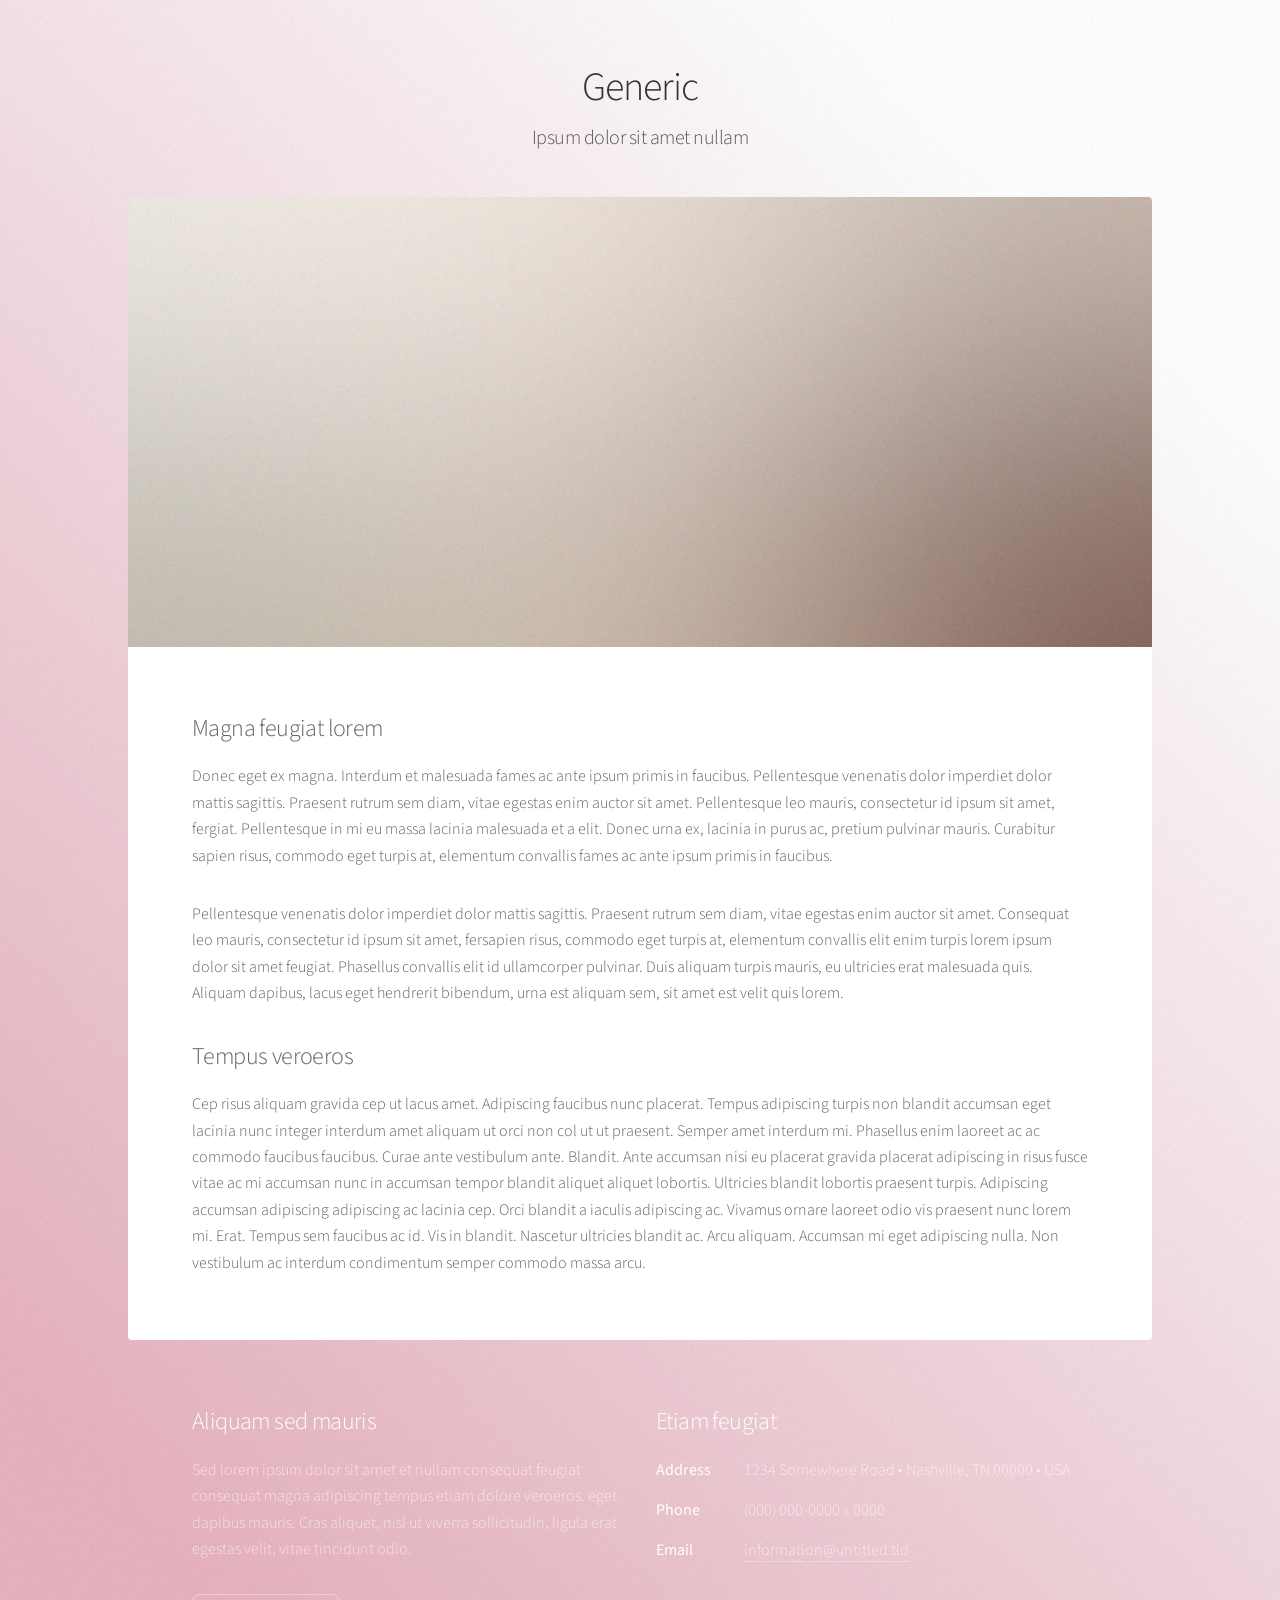
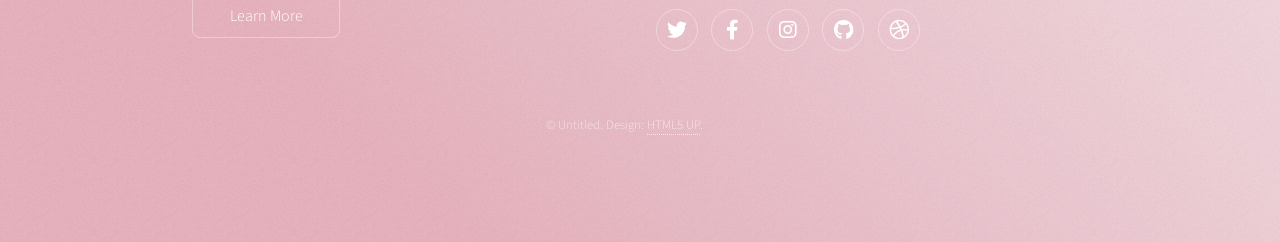
<file: generic.html>
<!DOCTYPE HTML>
<!--
	Stellar by HTML5 UP
	html5up.net | @ajlkn
	Free for personal and commercial use under the CCA 3.0 license (html5up.net/license)
-->
<html>
	<head>
		<title>Generic - Stellar by HTML5 UP</title>
		<meta charset="utf-8" />
		<meta name="viewport" content="width=device-width, initial-scale=1, user-scalable=no" />
		<link rel="stylesheet" href="assets/css/main.css" />
		<noscript><link rel="stylesheet" href="assets/css/noscript.css" /></noscript>
	</head>
	<body class="is-preload">

		<!-- Wrapper -->
			<div id="wrapper">

				<!-- Header -->
					<header id="header">
						<h1>Generic</h1>
						<p>Ipsum dolor sit amet nullam</p>
					</header>

				<!-- Main -->
					<div id="main">

						<!-- Content -->
							<section id="content" class="main">
								<span class="image main"><img src="images/pic04.jpg" alt="" /></span>
								<h2>Magna feugiat lorem</h2>
								<p>Donec eget ex magna. Interdum et malesuada fames ac ante ipsum primis in faucibus. Pellentesque venenatis dolor imperdiet dolor mattis sagittis. Praesent rutrum sem diam, vitae egestas enim auctor sit amet. Pellentesque leo mauris, consectetur id ipsum sit amet, fergiat. Pellentesque in mi eu massa lacinia malesuada et a elit. Donec urna ex, lacinia in purus ac, pretium pulvinar mauris. Curabitur sapien risus, commodo eget turpis at, elementum convallis fames ac ante ipsum primis in faucibus.</p>
								<p>Pellentesque venenatis dolor imperdiet dolor mattis sagittis. Praesent rutrum sem diam, vitae egestas enim auctor sit amet. Consequat leo mauris, consectetur id ipsum sit amet, fersapien risus, commodo eget turpis at, elementum convallis elit enim turpis lorem ipsum dolor sit amet feugiat. Phasellus convallis elit id ullamcorper pulvinar. Duis aliquam turpis mauris, eu ultricies erat malesuada quis. Aliquam dapibus, lacus eget hendrerit bibendum, urna est aliquam sem, sit amet est velit quis lorem.</p>
								<h2>Tempus veroeros</h2>
								<p>Cep risus aliquam gravida cep ut lacus amet. Adipiscing faucibus nunc placerat. Tempus adipiscing turpis non blandit accumsan eget lacinia nunc integer interdum amet aliquam ut orci non col ut ut praesent. Semper amet interdum mi. Phasellus enim laoreet ac ac commodo faucibus faucibus. Curae ante vestibulum ante. Blandit. Ante accumsan nisi eu placerat gravida placerat adipiscing in risus fusce vitae ac mi accumsan nunc in accumsan tempor blandit aliquet aliquet lobortis. Ultricies blandit lobortis praesent turpis. Adipiscing accumsan adipiscing adipiscing ac lacinia cep. Orci blandit a iaculis adipiscing ac. Vivamus ornare laoreet odio vis praesent nunc lorem mi. Erat. Tempus sem faucibus ac id. Vis in blandit. Nascetur ultricies blandit ac. Arcu aliquam. Accumsan mi eget adipiscing nulla. Non vestibulum ac interdum condimentum semper commodo massa arcu.</p>
							</section>

					</div>

				<!-- Footer -->
					<footer id="footer">
						<section>
							<h2>Aliquam sed mauris</h2>
							<p>Sed lorem ipsum dolor sit amet et nullam consequat feugiat consequat magna adipiscing tempus etiam dolore veroeros. eget dapibus mauris. Cras aliquet, nisl ut viverra sollicitudin, ligula erat egestas velit, vitae tincidunt odio.</p>
							<ul class="actions">
								<li><a href="#" class="button">Learn More</a></li>
							</ul>
						</section>
						<section>
							<h2>Etiam feugiat</h2>
							<dl class="alt">
								<dt>Address</dt>
								<dd>1234 Somewhere Road &bull; Nashville, TN 00000 &bull; USA</dd>
								<dt>Phone</dt>
								<dd>(000) 000-0000 x 0000</dd>
								<dt>Email</dt>
								<dd><a href="#">information@untitled.tld</a></dd>
							</dl>
							<ul class="icons">
								<li><a href="#" class="icon brands fa-twitter alt"><span class="label">Twitter</span></a></li>
								<li><a href="#" class="icon brands fa-facebook-f alt"><span class="label">Facebook</span></a></li>
								<li><a href="#" class="icon brands fa-instagram alt"><span class="label">Instagram</span></a></li>
								<li><a href="#" class="icon brands fa-github alt"><span class="label">GitHub</span></a></li>
								<li><a href="#" class="icon brands fa-dribbble alt"><span class="label">Dribbble</span></a></li>
							</ul>
						</section>
						<p class="copyright">&copy; Untitled. Design: <a href="https://html5up.net">HTML5 UP</a>.</p>
					</footer>

			</div>

		<!-- Scripts -->
			<script src="assets/js/jquery.min.js"></script>
			<script src="assets/js/jquery.scrollex.min.js"></script>
			<script src="assets/js/jquery.scrolly.min.js"></script>
			<script src="assets/js/browser.min.js"></script>
			<script src="assets/js/breakpoints.min.js"></script>
			<script src="assets/js/util.js"></script>
			<script src="assets/js/main.js"></script>

	</body>
</html>
</file>
<file: assets/css/noscript.css>
/*
	Stellar by HTML5 UP
	html5up.net | @ajlkn
	Free for personal and commercial use under the CCA 3.0 license (html5up.net/license)
*/

/* Header */

	body.is-preload #header.alt > * {
		opacity: 1;
	}

	body.is-preload #header.alt .logo {
		-moz-transform: none;
		-webkit-transform: none;
		-ms-transform: none;
		transform: none;
	}
</file>
<file: assets/css/main.css>
@import url(fontawesome-all.min.css);
@import 'https://fonts.googleapis.com/css?family=Source+Sans+Pro:300,400';

/*
	Stellar by HTML5 UP
	html5up.net | @ajlkn
	Free for personal and commercial use under the CCA 3.0 license (html5up.net/license)
*/

html, body, div, span, applet, object,
iframe, h1, h2, h3, h4, h5, h6, p, blockquote,
pre, a, abbr, acronym, address, big, cite,
code, del, dfn, em, img, ins, kbd, q, s, samp,
small, strike, strong, sub, sup, tt, var, b,
u, i, center, dl, dt, dd, ol, ul, li, fieldset,
form, label, legend, table, caption, tbody,
tfoot, thead, tr, th, td, article, aside,
canvas, details, embed, figure, figcaption,
footer, header, hgroup, menu, nav, output, ruby,
section, summary, time, mark, audio, video {
	margin: 0;
	padding: 0;
	border: 0;
	font-size: 100%;
	font: inherit;
	vertical-align: baseline;}

article, aside, details, figcaption, figure,
footer, header, hgroup, menu, nav, section {
	display: block;}

body {
	line-height: 1;
}

ol, ul {
	list-style: none;
}

blockquote, q {
	quotes: none;
}

	blockquote:before, blockquote:after, q:before, q:after {
		content: '';
		content: none;
	}

table {
	border-collapse: collapse;
	border-spacing: 0;
}

body {
	-webkit-text-size-adjust: none;
}

mark {
	background-color: transparent;
	color: inherit;
}

input::-moz-focus-inner {
	border: 0;
	padding: 0;
}

input, select, textarea {
	-moz-appearance: none;
	-webkit-appearance: none;
	-ms-appearance: none;
	appearance: none;
}

/* Basic */

	@-ms-viewport {
		width: device-width;
	}

	body {
		-ms-overflow-style: scrollbar;
	}

	@media screen and (max-width: 480px) {

		html, body {
			min-width: 320px;
		}

	}

	html {
		box-sizing: border-box;
	}

	*, *:before, *:after {
		box-sizing: inherit;
	}

	body {
		background-color: #d0f4be;
		background-image: url("images/overlay.png"), -moz-linear-gradient(45deg, #e7b1bc 15%, #ffffff 85%);
		background-image: url("images/overlay.png"), -webkit-linear-gradient(45deg, #e7b1bc 15%, #ffffff 85%);
		background-image: url("images/overlay.png"), -ms-linear-gradient(45deg, #e7b1bc 15%, #ffffff 85%);
		background-image: url("images/overlay.png"), linear-gradient(45deg, #e7b1bc 15%, #ffffff 85%);
	}

		body.is-preload *, body.is-preload *:before, body.is-preload *:after {
			-moz-animation: none !important;
			-webkit-animation: none !important;
			-ms-animation: none !important;
			animation: none !important;
			-moz-transition: none !important;
			-webkit-transition: none !important;
			-ms-transition: none !important;
			transition: none !important;
		}

/* Type */

	body {
		background-color: #d0f4be;
		color: rgba(255, 255, 255, 0.65);
	}

	body, input, select, textarea {
		font-family: "Source Sans Pro", Helvetica, sans-serif;
		font-size: 17pt;
		font-weight: 300;
		line-height: 1.65;
	}

		@media screen and (max-width: 1680px) {

			body, input, select, textarea {
				font-size: 14pt;
			}

		}

		@media screen and (max-width: 1280px) {

			body, input, select, textarea {
				font-size: 12pt;
			}

		}

		@media screen and (max-width: 360px) {

			body, input, select, textarea {
				font-size: 11pt;
			}

		}

	a {
		-moz-transition: color 0.2s ease, border-bottom 0.2s ease;
		-webkit-transition: color 0.2s ease, border-bottom 0.2s ease;
		-ms-transition: color 0.2s ease, border-bottom 0.2s ease;
		transition: color 0.2s ease, border-bottom 0.2s ease;
		text-decoration: none;
		border-bottom: dotted 1px;
		color: inherit;
	}

		a:hover {
			border-bottom-color: transparent;
		}

	strong, b {
		font-weight: 400;
	}

	em, i {
		font-style: italic;
	}

	p {
		margin: 0 0 2em 0;
	}

		p.content {
			-moz-columns: 20em 2;
			-webkit-columns: 20em 2;
			-ms-columns: 20em 2;
			columns: 20em 2;
			-moz-column-gap: 2em;
			-webkit-column-gap: 2em;
			-ms-column-gap: 2em;
			column-gap: 2em;
			text-align: justify;
		}

	h1, h2, h3, h4, h5, h6 {
		font-weight: 300;
		line-height: 1.5;
		margin: 0 0 0.7em 0;
		letter-spacing: -0.025em;
	}

		h1 a, h2 a, h3 a, h4 a, h5 a, h6 a {
			color: inherit;
			text-decoration: none;
		}

	h1 {
		font-size: 2.5em;
		line-height: 1.2;
	}

	h2 {
		font-size: 1.5em;
	}

	h3 {
		font-size: 1.25em;
	}

	h4 {
		font-size: 1.1em;
	}

	h5 {
		font-size: 0.9em;
	}

	h6 {
		font-size: 0.7em;
	}

	@media screen and (max-width: 736px) {

		h1 {
			font-size: 2em;
		}

	}

	sub {
		font-size: 0.8em;
		position: relative;
		top: 0.5em;
	}

	sup {
		font-size: 0.8em;
		position: relative;
		top: -0.5em;
	}

	blockquote {
		border-left: solid 4px;
		font-style: italic;
		margin: 0 0 2em 0;
		padding: 0.5em 0 0.5em 2em;
	}

	code {
		border-radius: 8px;
		border: solid 1px;
		font-family: "Courier New", monospace;
		font-size: 0.9em;
		margin: 0 0.25em;
		padding: 0.25em 0.65em;
	}

	pre {
		-webkit-overflow-scrolling: touch;
		font-family: "Courier New", monospace;
		font-size: 0.9em;
		margin: 0 0 2em 0;
	}

		pre code {
			display: block;
			line-height: 1.75;
			padding: 1em 1.5em;
			overflow-x: auto;
		}

	hr {
		border: 0;
		border-bottom: solid 1px;
		margin: 2em 0;
	}

		hr.major {
			margin: 3em 0;
		}

	.align-left {
		text-align: left;
	}

	.align-center {
		text-align: center;
	}

	.align-right {
		text-align: right;
	}

	input, select, textarea {
		color: #ffffff;
	}

	a:hover {
		color: #ffffff;
	}

	strong, b {
		color: #ffffff;
	}

	h1, h2, h3, h4, h5, h6 {
		color: #ffffff;
	}

	blockquote {
		border-left-color: rgba(255, 255, 255, 0.35);
	}

	code {
		background: rgba(255, 255, 255, 0.075);
		border-color: rgba(255, 255, 255, 0.35);
	}

	hr {
		border-bottom-color: rgba(255, 255, 255, 0.35);
	}

/* Row */

	.row {
    display: flex;
    flex-wrap: wrap;
    box-sizing: border-box;
    align-items: flex-start;
    margin-top: -2em; /* Offsets padding */
	text-align: left;
	}

	.col-6 {
    width: 50%;
    padding: 2em 0 0 2em; /* Standard Stellar gutter */
		}

		/* Mobile responsive: stack columns on smaller screens */
		@media screen and (max-width: 980px) {
			.col-12-medium {
				width: 100%;
				padding-left: 0;
			}
		}

		/* Optional: To make the list match the clean look in your screenshot */
		.col-6 ul {
			list-style: disc;
			margin-left: 1.5em;
			margin-top: 1em;
		}

		.row > * {
			box-sizing: border-box;
		}

		.row.gtr-uniform > * > :last-child {
			margin-bottom: 0;
		}

		.row.aln-left {
			justify-content: flex-start;
		}

		.row.aln-center {
			justify-content: center;
		}

		.row.aln-right {
			justify-content: flex-end;
		}

		.row.aln-top {
			align-items: flex-start;
		}

		.row.aln-middle {
			align-items: center;
		}

		.row.aln-bottom {
			align-items: flex-end;
		}

		.row > .imp {
			order: -1;
		}

		.row > .col-1 {
			width: 8.33333%;
		}

		.row > .off-1 {
			margin-left: 8.33333%;
		}

		.row > .col-2 {
			width: 16.66667%;
		}

		.row > .off-2 {
			margin-left: 16.66667%;
		}

		.row > .col-3 {
			width: 25%;
		}

		.row > .off-3 {
			margin-left: 25%;
		}

		.row > .col-4 {
			width: 33.33333%;
		}

		.row > .off-4 {
			margin-left: 33.33333%;
		}

		.row > .col-5 {
			width: 41.66667%;
		}

		.row > .off-5 {
			margin-left: 41.66667%;
		}

		.row > .col-6 {
			width: 50%;
		}

		.row > .off-6 {
			margin-left: 50%;
		}

		.row > .col-7 {
			width: 58.33333%;
		}

		.row > .off-7 {
			margin-left: 58.33333%;
		}

		.row > .col-8 {
			width: 66.66667%;
		}

		.row > .off-8 {
			margin-left: 66.66667%;
		}

		.row > .col-9 {
			width: 75%;
		}

		.row > .off-9 {
			margin-left: 75%;
		}

		.row > .col-10 {
			width: 83.33333%;
		}

		.row > .off-10 {
			margin-left: 83.33333%;
		}

		.row > .col-11 {
			width: 91.66667%;
		}

		.row > .off-11 {
			margin-left: 91.66667%;
		}

		.row > .col-12 {
			width: 100%;
		}

		.row > .off-12 {
			margin-left: 100%;
		}

		.row.gtr-0 {
			margin-top: 0;
			margin-left: 0em;
		}

			.row.gtr-0 > * {
				padding: 0 0 0 0em;
			}

			.row.gtr-0.gtr-uniform {
				margin-top: 0em;
			}

				.row.gtr-0.gtr-uniform > * {
					padding-top: 0em;
				}

		.row.gtr-25 {
			margin-top: 0;
			margin-left: -0.375em;
		}

			.row.gtr-25 > * {
				padding: 0 0 0 0.375em;
			}

			.row.gtr-25.gtr-uniform {
				margin-top: -0.375em;
			}

				.row.gtr-25.gtr-uniform > * {
					padding-top: 0.375em;
				}

		.row.gtr-50 {
			margin-top: 0;
			margin-left: -0.75em;
		}

			.row.gtr-50 > * {
				padding: 0 0 0 0.75em;
			}

			.row.gtr-50.gtr-uniform {
				margin-top: -0.75em;
			}

				.row.gtr-50.gtr-uniform > * {
					padding-top: 0.75em;
				}

		.row {
			margin-top: 0;
			margin-left: -1.5em;
		}

			.row > * {
				padding: 0 0 0 1.5em;
			}

			.row.gtr-uniform {
				margin-top: -1.5em;
			}

				.row.gtr-uniform > * {
					padding-top: 1.5em;
				}

		.row.gtr-150 {
			margin-top: 0;
			margin-left: -2.25em;
		}

			.row.gtr-150 > * {
				padding: 0 0 0 2.25em;
			}

			.row.gtr-150.gtr-uniform {
				margin-top: -2.25em;
			}

				.row.gtr-150.gtr-uniform > * {
					padding-top: 2.25em;
				}

		.row.gtr-200 {
			margin-top: 0;
			margin-left: -3em;
		}

			.row.gtr-200 > * {
				padding: 0 0 0 3em;
			}

			.row.gtr-200.gtr-uniform {
				margin-top: -3em;
			}

				.row.gtr-200.gtr-uniform > * {
					padding-top: 3em;
				}

		@media screen and (max-width: 1680px) {

			.row {
				display: flex;
				flex-wrap: wrap;
				box-sizing: border-box;
				align-items: stretch;
			}

				.row > * {
					box-sizing: border-box;
				}

				.row.gtr-uniform > * > :last-child {
					margin-bottom: 0;
				}

				.row.aln-left {
					justify-content: flex-start;
				}

				.row.aln-center {
					justify-content: center;
				}

				.row.aln-right {
					justify-content: flex-end;
				}

				.row.aln-top {
					align-items: flex-start;
				}

				.row.aln-middle {
					align-items: center;
				}

				.row.aln-bottom {
					align-items: flex-end;
				}

				.row > .imp-xlarge {
					order: -1;
				}

				.row > .col-1-xlarge {
					width: 8.33333%;
				}

				.row > .off-1-xlarge {
					margin-left: 8.33333%;
				}

				.row > .col-2-xlarge {
					width: 16.66667%;
				}

				.row > .off-2-xlarge {
					margin-left: 16.66667%;
				}

				.row > .col-3-xlarge {
					width: 25%;
				}

				.row > .off-3-xlarge {
					margin-left: 25%;
				}

				.row > .col-4-xlarge {
					width: 33.33333%;
				}

				.row > .off-4-xlarge {
					margin-left: 33.33333%;
				}

				.row > .col-5-xlarge {
					width: 41.66667%;
				}

				.row > .off-5-xlarge {
					margin-left: 41.66667%;
				}

				.row > .col-6-xlarge {
					width: 50%;
				}

				.row > .off-6-xlarge {
					margin-left: 50%;
				}

				.row > .col-7-xlarge {
					width: 58.33333%;
				}

				.row > .off-7-xlarge {
					margin-left: 58.33333%;
				}

				.row > .col-8-xlarge {
					width: 66.66667%;
				}

				.row > .off-8-xlarge {
					margin-left: 66.66667%;
				}

				.row > .col-9-xlarge {
					width: 75%;
				}

				.row > .off-9-xlarge {
					margin-left: 75%;
				}

				.row > .col-10-xlarge {
					width: 83.33333%;
				}

				.row > .off-10-xlarge {
					margin-left: 83.33333%;
				}

				.row > .col-11-xlarge {
					width: 91.66667%;
				}

				.row > .off-11-xlarge {
					margin-left: 91.66667%;
				}

				.row > .col-12-xlarge {
					width: 100%;
				}

				.row > .off-12-xlarge {
					margin-left: 100%;
				}

				.row.gtr-0 {
					margin-top: 0;
					margin-left: 0em;
				}

					.row.gtr-0 > * {
						padding: 0 0 0 0em;
					}

					.row.gtr-0.gtr-uniform {
						margin-top: 0em;
					}

						.row.gtr-0.gtr-uniform > * {
							padding-top: 0em;
						}

				.row.gtr-25 {
					margin-top: 0;
					margin-left: -0.375em;
				}

					.row.gtr-25 > * {
						padding: 0 0 0 0.375em;
					}

					.row.gtr-25.gtr-uniform {
						margin-top: -0.375em;
					}

						.row.gtr-25.gtr-uniform > * {
							padding-top: 0.375em;
						}

				.row.gtr-50 {
					margin-top: 0;
					margin-left: -0.75em;
				}

					.row.gtr-50 > * {
						padding: 0 0 0 0.75em;
					}

					.row.gtr-50.gtr-uniform {
						margin-top: -0.75em;
					}

						.row.gtr-50.gtr-uniform > * {
							padding-top: 0.75em;
						}

				.row {
					margin-top: 0;
					margin-left: -1.5em;
				}

					.row > * {
						padding: 0 0 0 1.5em;
					}

					.row.gtr-uniform {
						margin-top: -1.5em;
					}

						.row.gtr-uniform > * {
							padding-top: 1.5em;
						}

				.row.gtr-150 {
					margin-top: 0;
					margin-left: -2.25em;
				}

					.row.gtr-150 > * {
						padding: 0 0 0 2.25em;
					}

					.row.gtr-150.gtr-uniform {
						margin-top: -2.25em;
					}

						.row.gtr-150.gtr-uniform > * {
							padding-top: 2.25em;
						}

				.row.gtr-200 {
					margin-top: 0;
					margin-left: -3em;
				}

					.row.gtr-200 > * {
						padding: 0 0 0 3em;
					}

					.row.gtr-200.gtr-uniform {
						margin-top: -3em;
					}

						.row.gtr-200.gtr-uniform > * {
							padding-top: 3em;
						}

		}

		@media screen and (max-width: 1280px) {

			.row {
				display: flex;
				flex-wrap: wrap;
				box-sizing: border-box;
				align-items: stretch;
			}

				.row > * {
					box-sizing: border-box;
				}

				.row.gtr-uniform > * > :last-child {
					margin-bottom: 0;
				}

				.row.aln-left {
					justify-content: flex-start;
				}

				.row.aln-center {
					justify-content: center;
				}

				.row.aln-right {
					justify-content: flex-end;
				}

				.row.aln-top {
					align-items: flex-start;
				}

				.row.aln-middle {
					align-items: center;
				}

				.row.aln-bottom {
					align-items: flex-end;
				}

				.row > .imp-large {
					order: -1;
				}

				.row > .col-1-large {
					width: 8.33333%;
				}

				.row > .off-1-large {
					margin-left: 8.33333%;
				}

				.row > .col-2-large {
					width: 16.66667%;
				}

				.row > .off-2-large {
					margin-left: 16.66667%;
				}

				.row > .col-3-large {
					width: 25%;
				}

				.row > .off-3-large {
					margin-left: 25%;
				}

				.row > .col-4-large {
					width: 33.33333%;
				}

				.row > .off-4-large {
					margin-left: 33.33333%;
				}

				.row > .col-5-large {
					width: 41.66667%;
				}

				.row > .off-5-large {
					margin-left: 41.66667%;
				}

				.row > .col-6-large {
					width: 50%;
				}

				.row > .off-6-large {
					margin-left: 50%;
				}

				.row > .col-7-large {
					width: 58.33333%;
				}

				.row > .off-7-large {
					margin-left: 58.33333%;
				}

				.row > .col-8-large {
					width: 66.66667%;
				}

				.row > .off-8-large {
					margin-left: 66.66667%;
				}

				.row > .col-9-large {
					width: 75%;
				}

				.row > .off-9-large {
					margin-left: 75%;
				}

				.row > .col-10-large {
					width: 83.33333%;
				}

				.row > .off-10-large {
					margin-left: 83.33333%;
				}

				.row > .col-11-large {
					width: 91.66667%;
				}

				.row > .off-11-large {
					margin-left: 91.66667%;
				}

				.row > .col-12-large {
					width: 100%;
				}

				.row > .off-12-large {
					margin-left: 100%;
				}

				.row.gtr-0 {
					margin-top: 0;
					margin-left: 0em;
				}

					.row.gtr-0 > * {
						padding: 0 0 0 0em;
					}

					.row.gtr-0.gtr-uniform {
						margin-top: 0em;
					}

						.row.gtr-0.gtr-uniform > * {
							padding-top: 0em;
						}

				.row.gtr-25 {
					margin-top: 0;
					margin-left: -0.375em;
				}

					.row.gtr-25 > * {
						padding: 0 0 0 0.375em;
					}

					.row.gtr-25.gtr-uniform {
						margin-top: -0.375em;
					}

						.row.gtr-25.gtr-uniform > * {
							padding-top: 0.375em;
						}

				.row.gtr-50 {
					margin-top: 0;
					margin-left: -0.75em;
				}

					.row.gtr-50 > * {
						padding: 0 0 0 0.75em;
					}

					.row.gtr-50.gtr-uniform {
						margin-top: -0.75em;
					}

						.row.gtr-50.gtr-uniform > * {
							padding-top: 0.75em;
						}

				.row {
					margin-top: 0;
					margin-left: -1.5em;
				}

					.row > * {
						padding: 0 0 0 1.5em;
					}

					.row.gtr-uniform {
						margin-top: -1.5em;
					}

						.row.gtr-uniform > * {
							padding-top: 1.5em;
						}

				.row.gtr-150 {
					margin-top: 0;
					margin-left: -2.25em;
				}

					.row.gtr-150 > * {
						padding: 0 0 0 2.25em;
					}

					.row.gtr-150.gtr-uniform {
						margin-top: -2.25em;
					}

						.row.gtr-150.gtr-uniform > * {
							padding-top: 2.25em;
						}

				.row.gtr-200 {
					margin-top: 0;
					margin-left: -3em;
				}

					.row.gtr-200 > * {
						padding: 0 0 0 3em;
					}

					.row.gtr-200.gtr-uniform {
						margin-top: -3em;
					}

						.row.gtr-200.gtr-uniform > * {
							padding-top: 3em;
						}

		}

		@media screen and (max-width: 980px) {

			.row {
				display: flex;
				flex-wrap: wrap;
				box-sizing: border-box;
				align-items: stretch;
			}

				.row > * {
					box-sizing: border-box;
				}

				.row.gtr-uniform > * > :last-child {
					margin-bottom: 0;
				}

				.row.aln-left {
					justify-content: flex-start;
				}

				.row.aln-center {
					justify-content: center;
				}

				.row.aln-right {
					justify-content: flex-end;
				}

				.row.aln-top {
					align-items: flex-start;
				}

				.row.aln-middle {
					align-items: center;
				}

				.row.aln-bottom {
					align-items: flex-end;
				}

				.row > .imp-medium {
					order: -1;
				}

				.row > .col-1-medium {
					width: 8.33333%;
				}

				.row > .off-1-medium {
					margin-left: 8.33333%;
				}

				.row > .col-2-medium {
					width: 16.66667%;
				}

				.row > .off-2-medium {
					margin-left: 16.66667%;
				}

				.row > .col-3-medium {
					width: 25%;
				}

				.row > .off-3-medium {
					margin-left: 25%;
				}

				.row > .col-4-medium {
					width: 33.33333%;
				}

				.row > .off-4-medium {
					margin-left: 33.33333%;
				}

				.row > .col-5-medium {
					width: 41.66667%;
				}

				.row > .off-5-medium {
					margin-left: 41.66667%;
				}

				.row > .col-6-medium {
					width: 50%;
				}

				.row > .off-6-medium {
					margin-left: 50%;
				}

				.row > .col-7-medium {
					width: 58.33333%;
				}

				.row > .off-7-medium {
					margin-left: 58.33333%;
				}

				.row > .col-8-medium {
					width: 66.66667%;
				}

				.row > .off-8-medium {
					margin-left: 66.66667%;
				}

				.row > .col-9-medium {
					width: 75%;
				}

				.row > .off-9-medium {
					margin-left: 75%;
				}

				.row > .col-10-medium {
					width: 83.33333%;
				}

				.row > .off-10-medium {
					margin-left: 83.33333%;
				}

				.row > .col-11-medium {
					width: 91.66667%;
				}

				.row > .off-11-medium {
					margin-left: 91.66667%;
				}

				.row > .col-12-medium {
					width: 100%;
				}

				.row > .off-12-medium {
					margin-left: 100%;
				}

				.row.gtr-0 {
					margin-top: 0;
					margin-left: 0em;
				}

					.row.gtr-0 > * {
						padding: 0 0 0 0em;
					}

					.row.gtr-0.gtr-uniform {
						margin-top: 0em;
					}

						.row.gtr-0.gtr-uniform > * {
							padding-top: 0em;
						}

				.row.gtr-25 {
					margin-top: 0;
					margin-left: -0.375em;
				}

					.row.gtr-25 > * {
						padding: 0 0 0 0.375em;
					}

					.row.gtr-25.gtr-uniform {
						margin-top: -0.375em;
					}

						.row.gtr-25.gtr-uniform > * {
							padding-top: 0.375em;
						}

				.row.gtr-50 {
					margin-top: 0;
					margin-left: -0.75em;
				}

					.row.gtr-50 > * {
						padding: 0 0 0 0.75em;
					}

					.row.gtr-50.gtr-uniform {
						margin-top: -0.75em;
					}

						.row.gtr-50.gtr-uniform > * {
							padding-top: 0.75em;
						}

				.row {
					margin-top: 0;
					margin-left: -1.5em;
				}

					.row > * {
						padding: 0 0 0 1.5em;
					}

					.row.gtr-uniform {
						margin-top: -1.5em;
					}

						.row.gtr-uniform > * {
							padding-top: 1.5em;
						}

				.row.gtr-150 {
					margin-top: 0;
					margin-left: -2.25em;
				}

					.row.gtr-150 > * {
						padding: 0 0 0 2.25em;
					}

					.row.gtr-150.gtr-uniform {
						margin-top: -2.25em;
					}

						.row.gtr-150.gtr-uniform > * {
							padding-top: 2.25em;
						}

				.row.gtr-200 {
					margin-top: 0;
					margin-left: -3em;
				}

					.row.gtr-200 > * {
						padding: 0 0 0 3em;
					}

					.row.gtr-200.gtr-uniform {
						margin-top: -3em;
					}

						.row.gtr-200.gtr-uniform > * {
							padding-top: 3em;
						}

		}

		@media screen and (max-width: 736px) {

			.row {
				display: flex;
				flex-wrap: wrap;
				box-sizing: border-box;
				align-items: stretch;
			}

				.row > * {
					box-sizing: border-box;
				}

				.row.gtr-uniform > * > :last-child {
					margin-bottom: 0;
				}

				.row.aln-left {
					justify-content: flex-start;
				}

				.row.aln-center {
					justify-content: center;
				}

				.row.aln-right {
					justify-content: flex-end;
				}

				.row.aln-top {
					align-items: flex-start;
				}

				.row.aln-middle {
					align-items: center;
				}

				.row.aln-bottom {
					align-items: flex-end;
				}

				.row > .imp-small {
					order: -1;
				}

				.row > .col-1-small {
					width: 8.33333%;
				}

				.row > .off-1-small {
					margin-left: 8.33333%;
				}

				.row > .col-2-small {
					width: 16.66667%;
				}

				.row > .off-2-small {
					margin-left: 16.66667%;
				}

				.row > .col-3-small {
					width: 25%;
				}

				.row > .off-3-small {
					margin-left: 25%;
				}

				.row > .col-4-small {
					width: 33.33333%;
				}

				.row > .off-4-small {
					margin-left: 33.33333%;
				}

				.row > .col-5-small {
					width: 41.66667%;
				}

				.row > .off-5-small {
					margin-left: 41.66667%;
				}

				.row > .col-6-small {
					width: 50%;
				}

				.row > .off-6-small {
					margin-left: 50%;
				}

				.row > .col-7-small {
					width: 58.33333%;
				}

				.row > .off-7-small {
					margin-left: 58.33333%;
				}

				.row > .col-8-small {
					width: 66.66667%;
				}

				.row > .off-8-small {
					margin-left: 66.66667%;
				}

				.row > .col-9-small {
					width: 75%;
				}

				.row > .off-9-small {
					margin-left: 75%;
				}

				.row > .col-10-small {
					width: 83.33333%;
				}

				.row > .off-10-small {
					margin-left: 83.33333%;
				}

				.row > .col-11-small {
					width: 91.66667%;
				}

				.row > .off-11-small {
					margin-left: 91.66667%;
				}

				.row > .col-12-small {
					width: 100%;
				}

				.row > .off-12-small {
					margin-left: 100%;
				}

				.row.gtr-0 {
					margin-top: 0;
					margin-left: 0em;
				}

					.row.gtr-0 > * {
						padding: 0 0 0 0em;
					}

					.row.gtr-0.gtr-uniform {
						margin-top: 0em;
					}

						.row.gtr-0.gtr-uniform > * {
							padding-top: 0em;
						}

				.row.gtr-25 {
					margin-top: 0;
					margin-left: -0.25em;
				}

					.row.gtr-25 > * {
						padding: 0 0 0 0.25em;
					}

					.row.gtr-25.gtr-uniform {
						margin-top: -0.25em;
					}

						.row.gtr-25.gtr-uniform > * {
							padding-top: 0.25em;
						}

				.row.gtr-50 {
					margin-top: 0;
					margin-left: -0.5em;
				}

					.row.gtr-50 > * {
						padding: 0 0 0 0.5em;
					}

					.row.gtr-50.gtr-uniform {
						margin-top: -0.5em;
					}

						.row.gtr-50.gtr-uniform > * {
							padding-top: 0.5em;
						}

				.row {
					margin-top: 0;
					margin-left: -1em;
				}

					.row > * {
						padding: 0 0 0 1em;
					}

					.row.gtr-uniform {
						margin-top: -1em;
					}

						.row.gtr-uniform > * {
							padding-top: 1em;
						}

				.row.gtr-150 {
					margin-top: 0;
					margin-left: -1.5em;
				}

					.row.gtr-150 > * {
						padding: 0 0 0 1.5em;
					}

					.row.gtr-150.gtr-uniform {
						margin-top: -1.5em;
					}

						.row.gtr-150.gtr-uniform > * {
							padding-top: 1.5em;
						}

				.row.gtr-200 {
					margin-top: 0;
					margin-left: -2em;
				}

					.row.gtr-200 > * {
						padding: 0 0 0 2em;
					}

					.row.gtr-200.gtr-uniform {
						margin-top: -2em;
					}

						.row.gtr-200.gtr-uniform > * {
							padding-top: 2em;
						}

		}

		@media screen and (max-width: 480px) {

			.row {
				display: flex;
				flex-wrap: wrap;
				box-sizing: border-box;
				align-items: stretch;
			}

				.row > * {
					box-sizing: border-box;
				}

				.row.gtr-uniform > * > :last-child {
					margin-bottom: 0;
				}

				.row.aln-left {
					justify-content: flex-start;
				}

				.row.aln-center {
					justify-content: center;
				}

				.row.aln-right {
					justify-content: flex-end;
				}

				.row.aln-top {
					align-items: flex-start;
				}

				.row.aln-middle {
					align-items: center;
				}

				.row.aln-bottom {
					align-items: flex-end;
				}

				.row > .imp-xsmall {
					order: -1;
				}

				.row > .col-1-xsmall {
					width: 8.33333%;
				}

				.row > .off-1-xsmall {
					margin-left: 8.33333%;
				}

				.row > .col-2-xsmall {
					width: 16.66667%;
				}

				.row > .off-2-xsmall {
					margin-left: 16.66667%;
				}

				.row > .col-3-xsmall {
					width: 25%;
				}

				.row > .off-3-xsmall {
					margin-left: 25%;
				}

				.row > .col-4-xsmall {
					width: 33.33333%;
				}

				.row > .off-4-xsmall {
					margin-left: 33.33333%;
				}

				.row > .col-5-xsmall {
					width: 41.66667%;
				}

				.row > .off-5-xsmall {
					margin-left: 41.66667%;
				}

				.row > .col-6-xsmall {
					width: 50%;
				}

				.row > .off-6-xsmall {
					margin-left: 50%;
				}

				.row > .col-7-xsmall {
					width: 58.33333%;
				}

				.row > .off-7-xsmall {
					margin-left: 58.33333%;
				}

				.row > .col-8-xsmall {
					width: 66.66667%;
				}

				.row > .off-8-xsmall {
					margin-left: 66.66667%;
				}

				.row > .col-9-xsmall {
					width: 75%;
				}

				.row > .off-9-xsmall {
					margin-left: 75%;
				}

				.row > .col-10-xsmall {
					width: 83.33333%;
				}

				.row > .off-10-xsmall {
					margin-left: 83.33333%;
				}

				.row > .col-11-xsmall {
					width: 91.66667%;
				}

				.row > .off-11-xsmall {
					margin-left: 91.66667%;
				}

				.row > .col-12-xsmall {
					width: 100%;
				}

				.row > .off-12-xsmall {
					margin-left: 100%;
				}

				.row.gtr-0 {
					margin-top: 0;
					margin-left: 0em;
				}

					.row.gtr-0 > * {
						padding: 0 0 0 0em;
					}

					.row.gtr-0.gtr-uniform {
						margin-top: 0em;
					}

						.row.gtr-0.gtr-uniform > * {
							padding-top: 0em;
						}

				.row.gtr-25 {
					margin-top: 0;
					margin-left: -0.3125em;
				}

					.row.gtr-25 > * {
						padding: 0 0 0 0.3125em;
					}

					.row.gtr-25.gtr-uniform {
						margin-top: -0.3125em;
					}

						.row.gtr-25.gtr-uniform > * {
							padding-top: 0.3125em;
						}

				.row.gtr-50 {
					margin-top: 0;
					margin-left: -0.625em;
				}

					.row.gtr-50 > * {
						padding: 0 0 0 0.625em;
					}

					.row.gtr-50.gtr-uniform {
						margin-top: -0.625em;
					}

						.row.gtr-50.gtr-uniform > * {
							padding-top: 0.625em;
						}

				.row {
					margin-top: 0;
					margin-left: -1.25em;
				}

					.row > * {
						padding: 0 0 0 1.25em;
					}

					.row.gtr-uniform {
						margin-top: -1.25em;
					}

						.row.gtr-uniform > * {
							padding-top: 1.25em;
						}

				.row.gtr-150 {
					margin-top: 0;
					margin-left: -1.875em;
				}

					.row.gtr-150 > * {
						padding: 0 0 0 1.875em;
					}

					.row.gtr-150.gtr-uniform {
						margin-top: -1.875em;
					}

						.row.gtr-150.gtr-uniform > * {
							padding-top: 1.875em;
						}

				.row.gtr-200 {
					margin-top: 0;
					margin-left: -2.5em;
				}

					.row.gtr-200 > * {
						padding: 0 0 0 2.5em;
					}

					.row.gtr-200.gtr-uniform {
						margin-top: -2.5em;
					}

						.row.gtr-200.gtr-uniform > * {
							padding-top: 2.5em;
						}

		}

/* Box */

	.box {
		border-radius: 8px;
		border: solid;
		margin-bottom: 2em;
		padding: 1.5em;
	}

		.box > :last-child,
		.box > :last-child > :last-child,
		.box > :last-child > :last-child > :last-child {
			margin-bottom: 0;
		}

		.box.alt {
			border: 0;
			border-radius: 0;
			padding: 0;
		}

	.box {
		border-color: rgba(255, 255, 255, 0.35);
	}

/* Button */

	input[type="submit"],
	input[type="reset"],
	input[type="button"],
	button,
	.button {
		-moz-appearance: none;
		-webkit-appearance: none;
		-ms-appearance: none;
		appearance: none;
		-moz-transition: background-color 0.2s ease-in-out, color 0.2s ease-in-out;
		-webkit-transition: background-color 0.2s ease-in-out, color 0.2s ease-in-out;
		-ms-transition: background-color 0.2s ease-in-out, color 0.2s ease-in-out;
		transition: background-color 0.2s ease-in-out, color 0.2s ease-in-out;
		border-radius: 8px;
		border: 0;
		cursor: pointer;
		display: inline-block;
		font-weight: 300;
		height: 2.75em;
		line-height: 2.75em;
		min-width: 9.25em;
		padding: 0 1.5em;
		text-align: center;
		text-decoration: none;
		white-space: nowrap;
	}

		input[type="submit"].icon,
		input[type="reset"].icon,
		input[type="button"].icon,
		button.icon,
		.button.icon {
			padding-left: 1.35em;
		}

			input[type="submit"].icon:before,
			input[type="reset"].icon:before,
			input[type="button"].icon:before,
			button.icon:before,
			.button.icon:before {
				margin-right: 0.5em;
			}

		input[type="submit"].fit,
		input[type="reset"].fit,
		input[type="button"].fit,
		button.fit,
		.button.fit {
			width: 100%;
		}

		input[type="submit"].small,
		input[type="reset"].small,
		input[type="button"].small,
		button.small,
		.button.small {
			font-size: 0.8em;
		}

		input[type="submit"].large,
		input[type="reset"].large,
		input[type="button"].large,
		button.large,
		.button.large {
			font-size: 1.35em;
		}

		input[type="submit"].disabled, input[type="submit"]:disabled,
		input[type="reset"].disabled,
		input[type="reset"]:disabled,
		input[type="button"].disabled,
		input[type="button"]:disabled,
		button.disabled,
		button:disabled,
		.button.disabled,
		.button:disabled {
			pointer-events: none;
			opacity: 0.25;
		}

		@media screen and (max-width: 736px) {

			input[type="submit"],
			input[type="reset"],
			input[type="button"],
			button,
			.button {
				min-width: 0;
			}

		}

	input[type="submit"],
	input[type="reset"],
	input[type="button"],
	button,
	.button {
		background-color: transparent;
		box-shadow: inset 0 0 0 1px rgba(255, 255, 255, 0.35);
		color: #ffffff !important;
	}

		input[type="submit"]:hover,
		input[type="reset"]:hover,
		input[type="button"]:hover,
		button:hover,
		.button:hover {
			background-color: rgba(255, 255, 255, 0.075);
		}

		input[type="submit"]:active,
		input[type="reset"]:active,
		input[type="button"]:active,
		button:active,
		.button:active {
			background-color: rgba(255, 255, 255, 0.2);
		}

		input[type="submit"].icon:before,
		input[type="reset"].icon:before,
		input[type="button"].icon:before,
		button.icon:before,
		.button.icon:before {
			color: rgba(255, 255, 255, 0.5);
		}

		input[type="submit"].primary,
		input[type="reset"].primary,
		input[type="button"].primary,
		button.primary,
		.button.primary {
			background-color: #e08b9c;
			color: #ffffff !important;
			box-shadow: none;
		}

			input[type="submit"].primary:hover,
			input[type="reset"].primary:hover,
			input[type="button"].primary:hover,
			button.primary:hover,
			.button.primary:hover {
				background-color: #e7b1bc;
			}

			input[type="submit"].primary:active,
			input[type="reset"].primary:active,
			input[type="button"].primary:active,
			button.primary:active,
			.button.primary:active {
				background-color: #e7b1bc;
			}

			input[type="submit"].primary.icon:before,
			input[type="reset"].primary.icon:before,
			input[type="button"].primary.icon:before,
			button.primary.icon:before,
			.button.primary.icon:before {
				color: #ffffff !important;
			}

/* Form */

	form {
		margin: 0 0 2em 0;
	}

	label {
		display: block;
		font-size: 0.9em;
		font-weight: 400;
		margin: 0 0 1em 0;
	}

	input[type="text"],
	input[type="password"],
	input[type="email"],
	select,
	textarea {
		-moz-appearance: none;
		-webkit-appearance: none;
		-ms-appearance: none;
		appearance: none;
		border-radius: 8px;
		border: solid 1px;
		color: inherit;
		display: block;
		outline: 0;
		padding: 0 1em;
		text-decoration: none;
		width: 100%;
	}

		input[type="text"]:invalid,
		input[type="password"]:invalid,
		input[type="email"]:invalid,
		select:invalid,
		textarea:invalid {
			box-shadow: none;
		}

	select {
		background-size: 1.25rem;
		background-repeat: no-repeat;
		background-position: calc(100% - 1rem) center;
		height: 2.75em;
		padding-right: 2.75em;
		text-overflow: ellipsis;
	}

		select:focus::-ms-value {
			background-color: transparent;
		}

		select::-ms-expand {
			display: none;
		}

	input[type="text"],
	input[type="password"],
	input[type="email"],
	select {
		height: 2.75em;
	}

	textarea {
		padding: 0.75em 1em;
	}

	input[type="checkbox"],
	input[type="radio"] {
		-moz-appearance: none;
		-webkit-appearance: none;
		-ms-appearance: none;
		appearance: none;
		display: block;
		float: left;
		margin-right: -2em;
		opacity: 0;
		width: 1em;
		z-index: -1;
	}

		input[type="checkbox"] + label,
		input[type="radio"] + label {
			text-decoration: none;
			cursor: pointer;
			display: inline-block;
			font-size: 1em;
			font-weight: 300;
			padding-left: 2.4em;
			padding-right: 0.75em;
			position: relative;
		}

			input[type="checkbox"] + label:before,
			input[type="radio"] + label:before {
				-moz-osx-font-smoothing: grayscale;
				-webkit-font-smoothing: antialiased;
				display: inline-block;
				font-style: normal;
				font-variant: normal;
				text-rendering: auto;
				line-height: 1;
				text-transform: none !important;
				font-family: 'Font Awesome 5 Free';
				font-weight: 900;
			}

			input[type="checkbox"] + label:before,
			input[type="radio"] + label:before {
				border-radius: 8px;
				border: solid 1px;
				content: '';
				display: inline-block;
				font-size: 0.8em;
				height: 2.0625em;
				left: 0;
				line-height: 2.0625em;
				position: absolute;
				text-align: center;
				top: 0;
				width: 2.0625em;
			}

		input[type="checkbox"]:checked + label:before,
		input[type="radio"]:checked + label:before {
			content: '\f00c';
		}

	input[type="checkbox"] + label:before {
		border-radius: 8px;
	}

	input[type="radio"] + label:before {
		border-radius: 100%;
	}

	::-webkit-input-placeholder {
		opacity: 1.0;
	}

	:-moz-placeholder {
		opacity: 1.0;
	}

	::-moz-placeholder {
		opacity: 1.0;
	}

	:-ms-input-placeholder {
		opacity: 1.0;
	}

	label {
		color: #ffffff;
	}

	input[type="text"],
	input[type="password"],
	input[type="email"],
	select,
	textarea {
		background-color: rgba(255, 255, 255, 0.075);
		border-color: rgba(255, 255, 255, 0.35);
	}

		input[type="text"]:focus,
		input[type="password"]:focus,
		input[type="email"]:focus,
		select:focus,
		textarea:focus {
			border-color: #8cc9f0;
			box-shadow: 0 0 0 1px #8cc9f0;
		}

	select {
		background-image: url("data:image/svg+xml;charset=utf8,%3Csvg xmlns='http://www.w3.org/2000/svg' width='40' height='40' preserveAspectRatio='none' viewBox='0 0 40 40'%3E%3Cpath d='M9.4,12.3l10.4,10.4l10.4-10.4c0.2-0.2,0.5-0.4,0.9-0.4c0.3,0,0.6,0.1,0.9,0.4l3.3,3.3c0.2,0.2,0.4,0.5,0.4,0.9 c0,0.4-0.1,0.6-0.4,0.9L20.7,31.9c-0.2,0.2-0.5,0.4-0.9,0.4c-0.3,0-0.6-0.1-0.9-0.4L4.3,17.3c-0.2-0.2-0.4-0.5-0.4-0.9 c0-0.4,0.1-0.6,0.4-0.9l3.3-3.3c0.2-0.2,0.5-0.4,0.9-0.4S9.1,12.1,9.4,12.3z' fill='rgba(255, 255, 255, 0.35)' /%3E%3C/svg%3E");
	}

		select option {
			color: #ffffff;
			background: #935d8c;
		}

	input[type="checkbox"] + label,
	input[type="radio"] + label {
		color: rgba(255, 255, 255, 0.65);
	}

		input[type="checkbox"] + label:before,
		input[type="radio"] + label:before {
			background: rgba(255, 255, 255, 0.075);
			border-color: rgba(255, 255, 255, 0.35);
		}

	input[type="checkbox"]:checked + label:before,
	input[type="radio"]:checked + label:before {
		background-color: #ffffff;
		border-color: #ffffff;
		color: #935d8c;
	}

	input[type="checkbox"]:focus + label:before,
	input[type="radio"]:focus + label:before {
		border-color: #8cc9f0;
		box-shadow: 0 0 0 1px #8cc9f0;
	}

	::-webkit-input-placeholder {
		color: rgba(255, 255, 255, 0.5) !important;
	}

	:-moz-placeholder {
		color: rgba(255, 255, 255, 0.5) !important;
	}

	::-moz-placeholder {
		color: rgba(255, 255, 255, 0.5) !important;
	}

	:-ms-input-placeholder {
		color: rgba(255, 255, 255, 0.5) !important;
	}

	.formerize-placeholder {
		color: rgba(255, 255, 255, 0.5) !important;
	}

/* Icon */

	.icon {
		text-decoration: none;
		-moz-transition: background-color 0.2s ease-in-out, color 0.2s ease-in-out;
		-webkit-transition: background-color 0.2s ease-in-out, color 0.2s ease-in-out;
		-ms-transition: background-color 0.2s ease-in-out, color 0.2s ease-in-out;
		transition: background-color 0.2s ease-in-out, color 0.2s ease-in-out;
		border-bottom: none;
		position: relative;
	}

		.icon:before {
			-moz-osx-font-smoothing: grayscale;
			-webkit-font-smoothing: antialiased;
			display: inline-block;
			font-style: normal;
			font-variant: normal;
			text-rendering: auto;
			line-height: 1;
			text-transform: none !important;
			font-family: 'Font Awesome 5 Free';
			font-weight: 400;
		}

		.icon > .label {
			display: none;
		}

		.icon:before {
			line-height: solid;
		}

		.icon.solid:before {
			font-weight: 900;
		}

		.icon.brands:before {
			font-family: 'Font Awesome 5 Brands';
		}

		/* Custom Image-based Icon for Stellar */
		.image.major {
			display: inline-block;
			border: solid 1px rgba(255, 255, 255, 0.35); /* Matches Stellar's border */
			border-radius: 100%;
			padding: 0.65em;
			margin: 0 0 2em 0;
		}

		.image.major img {
			display: block;
			width: 2.25em;         /* Matches the original icon width */
			height: 2.25em;        /* Matches the original icon height */
			font-size: 6.25rem;    /* Maintains the scale of the original "Major" icon */
			line-height: 2.2em;
			border-radius: 100%;
			border: solid 1px rgba(255, 255, 255, 0.35);
			object-fit: cover;     /* Ensures the image fills the circle without stretching */
			background-color: #fff; /* Helps non-transparent images look like icons */
		}

		/* Responsive adjustment for smaller screens */
		@media screen and (max-width: 736px) {
			.image.major img {
				font-size: 3.5rem;
			}
			.image.major {
				padding: 0.35em;
			}
		}

		.icon.major {
			border: solid 1px;
			display: inline-block;
			border-radius: 100%;
			padding: 0.65em;
			margin: 0 0 2em 0;
			cursor: default;
		}

			.icon.major:before {
				display: inline-block;
				font-size: 6.25rem;
				width: 2.25em;
				height: 2.25em;
				line-height: 2.2em;
				border-radius: 100%;
				border: solid 1px;
				text-align: center;
			}

			/* Container that holds both the Icon and the Text Block */
			.icon-block-container {
				display: flex;
				flex-direction: row;
				align-items: flex-start; /* Aligns text to the top of the icon */
				margin-bottom: 3em;
				text-align: left;
			}

			/* Space between the icon and the text block */
			.icon-block-container .icon.major {
				margin: 0 3rem 0 0 !important; /* Push text to the right */
				flex-shrink: 0;               /* Don't let the icon get squished */
			}

			/* The block of text itself */
			.icon-text-content {
				flex-grow: 1;
			}

			/* Adjust the header inside the block to remove extra template spacing */
			.icon-text-content .major {
				margin: 0 0 1em 0;
				padding: 0;
				border: none;
				text-align: left;
			}

			.icon-text-content h3 {
				margin: 0;
			}

			/* Mobile responsive: stack them if the screen is too narrow */
			@media screen and (max-width: 736px) {
				.icon-block-container {
					flex-direction: column;
					align-items: center;
					text-align: center;
				}
				.icon-block-container .icon.major {
					margin: 0 0 2rem 0 !important;
				}
				.icon-text-content .major {
					text-align: center;
				}
			}

		.icon.alt {
			display: inline-block;
			border: solid 1px;
			border-radius: 100%;
		}

			.icon.alt:before {
				display: block;
				font-size: 1.25em;
				width: 2em;
				height: 2em;
				text-align: center;
				line-height: 2em;
			}

		.icon.style1 {
			color: #efa8b0;
		}

		.icon.style2 {
			color: #e08b9c;
		}

		.icon.style3 {
			color: #d0f4be;
		}

		.icon.style4 {
			color: #8cbf72;
		}

		.icon.style5 {
			color: #57903a;;
		}

		@media screen and (max-width: 1680px) {

			.icon.major:before {
				font-size: 5.5rem;
			}

		}

		@media screen and (max-width: 1280px) {

			.icon.major:before {
				font-size: 4.75rem;
			}

		}

		@media screen and (max-width: 736px) {

			.icon.major {
				margin: 0 0 1.5em 0;
				padding: 0.35em;
			}

				.icon.major:before {
					font-size: 3.5rem;
				}

		}

	.icon.major {
		border-color: rgba(255, 255, 255, 0.35);
	}

		.icon.major:before {
			border-color: rgba(255, 255, 255, 0.35);
		}

	.icon.alt {
		border-color: rgba(255, 255, 255, 0.35);
		color: #ffffff;
	}

		.icon.alt:hover {
			background-color: rgba(255, 255, 255, 0.075);
		}

		.icon.alt:active {
			background-color: rgba(255, 255, 255, 0.2);
		}

/* Image */

	.image {
		border-radius: 8px;
		border: 0;
		display: inline-block;
		position: relative;
	}

		.image img {
			border-radius: 8px;
			display: block;
		}

		.image.left, .image.right {
			max-width: 40%;
		}

			.image.left img, .image.right img {
				width: 100%;
			}

		.image.left {
			float: left;
			margin: 0 1.5em 1em 0;
			top: 0.25em;
		}

		.image.right {
			float: right;
			margin: 0 0 1em 1.5em;
			top: 0.25em;
		}

		.image.fit {
			display: block;
			margin: 0 0 2em 0;
			width: 100%;
		}

			.image.fit img {
				width: 100%;
			}

		.image.main {
			display: block;
			margin: 0 0 3em 0;
			width: 100%;
		}

			.image.main img {
				width: 100%;
			}

/* List */

	ol {
		list-style: decimal;
		margin: 0 0 2em 0;
		padding-left: 1.25em;
	}

		ol li {
			padding-left: 0.25em;
		}

	ul {
		list-style: disc;
		margin: 0 0 2em 0;
		padding-left: 1em;
	}

		ul li {
			padding-left: 0.5em;
		}

		ul.alt {
			list-style: none;
			padding-left: 0;
		}

			ul.alt li {
				border-top: solid 1px;
				padding: 0.5em 0;
			}

				ul.alt li:first-child {
					border-top: 0;
					padding-top: 0;
				}

	dl {
		margin: 0 0 2em 0;
	}

		dl dt {
			display: block;
			font-weight: 400;
			margin: 0 0 1em 0;
		}

		dl dd {
			margin-left: 2em;
		}

		dl.alt dt {
			display: block;
			width: 3em;
			margin: 0;
			clear: left;
			float: left;
		}

		dl.alt dd {
			margin: 0 0 0.85em 5.5em;
		}

		dl.alt:after {
			content: '';
			display: block;
			clear: both;
		}

	ul.alt li {
		border-top-color: rgba(255, 255, 255, 0.35);
	}

	dl dt {
		color: #ffffff;
	}

/* Actions */

	ul.actions {
		display: -moz-flex;
		display: -webkit-flex;
		display: -ms-flex;
		display: flex;
		cursor: default;
		list-style: none;
		margin-left: -1em;
		padding-left: 0;
	}

		ul.actions li {
			padding: 0 0 0 1em;
			vertical-align: middle;
		}

		ul.actions.special {
			-moz-justify-content: center;
			-webkit-justify-content: center;
			-ms-justify-content: center;
			justify-content: center;
			width: 100%;
			margin-left: 0;
		}

			ul.actions.special li:first-child {
				padding-left: 0;
			}

		ul.actions.stacked {
			-moz-flex-direction: column;
			-webkit-flex-direction: column;
			-ms-flex-direction: column;
			flex-direction: column;
			margin-left: 0;
		}

			ul.actions.stacked li {
				padding: 1.3em 0 0 0;
			}

				ul.actions.stacked li:first-child {
					padding-top: 0;
				}

		ul.actions.fit {
			width: calc(100% + 1em);
		}

			ul.actions.fit li {
				-moz-flex-grow: 1;
				-webkit-flex-grow: 1;
				-ms-flex-grow: 1;
				flex-grow: 1;
				-moz-flex-shrink: 1;
				-webkit-flex-shrink: 1;
				-ms-flex-shrink: 1;
				flex-shrink: 1;
				width: 100%;
			}

				ul.actions.fit li > * {
					width: 100%;
				}

			ul.actions.fit.stacked {
				width: 100%;
			}

		@media screen and (max-width: 480px) {

			ul.actions:not(.fixed) {
				-moz-flex-direction: column;
				-webkit-flex-direction: column;
				-ms-flex-direction: column;
				flex-direction: column;
				margin-left: 0;
				width: 100% !important;
			}

				ul.actions:not(.fixed) li {
					-moz-flex-grow: 1;
					-webkit-flex-grow: 1;
					-ms-flex-grow: 1;
					flex-grow: 1;
					-moz-flex-shrink: 1;
					-webkit-flex-shrink: 1;
					-ms-flex-shrink: 1;
					flex-shrink: 1;
					padding: 1em 0 0 0;
					text-align: center;
					width: 100%;
				}

					ul.actions:not(.fixed) li > * {
						width: 100%;
					}

					ul.actions:not(.fixed) li:first-child {
						padding-top: 0;
					}

					ul.actions:not(.fixed) li input[type="submit"],
					ul.actions:not(.fixed) li input[type="reset"],
					ul.actions:not(.fixed) li input[type="button"],
					ul.actions:not(.fixed) li button,
					ul.actions:not(.fixed) li .button {
						width: 100%;
					}

						ul.actions:not(.fixed) li input[type="submit"].icon:before,
						ul.actions:not(.fixed) li input[type="reset"].icon:before,
						ul.actions:not(.fixed) li input[type="button"].icon:before,
						ul.actions:not(.fixed) li button.icon:before,
						ul.actions:not(.fixed) li .button.icon:before {
							margin-left: -0.5rem;
						}

		}

/* Icons */

	ul.icons {
		cursor: default;
		list-style: none;
		padding-left: 0;
	}

		ul.icons li {
			display: inline-block;
			padding: 0 0.65em 0 0;
		}

			ul.icons li:last-child {
				padding-right: 0 !important;
			}

/* Section/Article */

	section.special, article.special {
		text-align: center;
	}

	header.major {
		margin-bottom: 3em;
	}

		header.major h2 {
			font-size: 2em;
		}

			header.major h2:after {
				display: block;
				content: '';
				width: 3.25em;
				height: 2px;
				margin: 0.7em 0 1em 0;
				border-radius: 2px;
			
			}

				section.special header.major h2:after, article.special header.major h2:after {
					margin-left: auto;
					margin-right: auto;
				}

		header.major p {
			font-size: 1.25em;
			letter-spacing: -0.025em;
		}

		header.major.special {
			text-align: center;
		}

			header.major.special h2:after {
				margin-left: auto;
				margin-right: auto;
			}

	footer.major {
		margin-top: 3em;
	}

	@media screen and (max-width: 736px) {

		header.major {
			margin-bottom: 0;
		}

			header.major h2 {
				font-size: 1.5em;
			}

			header.major p {
				font-size: 1em;
				letter-spacing: 0;
			}

				header.major p br {
					display: none;
				}

		footer.major {
			margin-top: 0;
		}

	}

	header.major h2:after {
		background-color: rgba(255, 255, 255, 0.35);
	}

/* Container creates two columns: 400px for image, rest for text */
.scholarship-container {
    display: grid;
    grid-template-columns: 400px 1fr;
    gap: 2em;
    margin-bottom: 4em;
    align-items: start;
}

.scholarship-image img {
    width: 100%;
    height: auto;
    border-radius: 10px;
    display: block;
}

.scholarship-text h3 {
    margin-top: 0;
    font-size: 1.5em;
}

/* RESPONSIVE FIX */
@media screen and (max-width: 980px) {
    .scholarship-container {
        /* On smaller screens, switch to one single column */
        grid-template-columns: 1fr;
        text-align: center;
    }

    .scholarship-image img {
        max-width: 400px;
        margin: 0 auto 1.5em auto; /* Centers the image */
    }
    
    .scholarship-text {
        text-align: left; /* Keeps the list and paragraphs easy to read */
    }
}

/* Table */

	.table-wrapper {
		-webkit-overflow-scrolling: touch;
		overflow-x: auto;
	}

	table {
		margin: 0 0 2em 0;
		width: 100%;
	}

		table tbody tr {
			border: solid 1px;
			border-left: 0;
			border-right: 0;
		}

		table td {
			padding: 0.75em 0.75em;
		}

		table th {
			font-size: 0.9em;
			font-weight: 400;
			padding: 0 0.75em 0.75em 0.75em;
			text-align: left;
		}

		table thead {
			border-bottom: solid 2px;
		}

		table tfoot {
			border-top: solid 2px;
		}

		table.alt {
			border-collapse: separate;
		}

			table.alt tbody tr td {
				border: solid 1px;
				border-left-width: 0;
				border-top-width: 0;
			}

				table.alt tbody tr td:first-child {
					border-left-width: 1px;
				}

			table.alt tbody tr:first-child td {
				border-top-width: 1px;
			}

			table.alt thead {
				border-bottom: 0;
			}

			table.alt tfoot {
				border-top: 0;
			}

	table tbody tr {
		border-color: rgba(255, 255, 255, 0.35);
	}

		table tbody tr:nth-child(2n + 1) {
			background-color: rgba(255, 255, 255, 0.075);
		}

	table th {
		color: #ffffff;
	}

	table thead {
		border-bottom-color: rgba(255, 255, 255, 0.35);
	}

	table tfoot {
		border-top-color: rgba(255, 255, 255, 0.35);
	}

	table.alt tbody tr td {
		border-color: rgba(255, 255, 255, 0.35);
	}

/* Features */

	.features {
		display: -moz-flex;
		display: -webkit-flex;
		display: -ms-flex;
		display: flex;
		-moz-flex-wrap: wrap;
		-webkit-flex-wrap: wrap;
		-ms-flex-wrap: wrap;
		flex-wrap: wrap;
		-moz-justify-content: center;
		-webkit-justify-content: center;
		-ms-justify-content: center;
		justify-content: center;
		width: calc(100% + 2em);
		margin: 0 0 3em -2em;
		padding: 0;
		list-style: none;
	}

		.features li {
			width: calc(33.33333% - 2em);
			margin-left: 2em;
			margin-top: 3em;
			padding: 0;
		}

			.features li:nth-child(1), .features li:nth-child(2), .features li:nth-child(3) {
				margin-top: 0;
			}

			.features li > :last-child {
				margin-bottom: 0;
			}

		@media screen and (max-width: 980px) {

			.features li {
				width: calc(50% - 2em);
			}

				.features li:nth-child(3) {
					margin-top: 3em;
				}

		}

		@media screen and (max-width: 736px) {

			.features {
				width: 100%;
				margin: 0 0 2em 0;
			}

				.features li {
					width: 100%;
					margin-left: 0;
					margin-top: 2em;
				}

					.features li:nth-child(2), .features li:nth-child(3) {
						margin-top: 2em;
					}

		}

/* Statistics */

	.statistics {
		display: -moz-flex;
		display: -webkit-flex;
		display: -ms-flex;
		display: flex;
		width: 100%;
		margin: 0 0 3em 0;
		padding: 0;
		list-style: none;
		cursor: default;
	}

		.statistics li {
			-moz-flex: 1;
			-webkit-flex: 1;
			-ms-flex: 1;
			flex: 1;
			padding: 1.5em;
			color: #ffffff;
			text-align: center;
		}

			.statistics li.style1 {
				background-color: #efa8b0;
			}

			.statistics li.style2 {
				background-color: #e08b9c;
			}

			.statistics li.style3 {
				background-color: #a8c698;
			}

			.statistics li.style4 {
				background-color: #8cbf72;
			}

			.statistics li.style5 {
				background-color: #57903a;
			}

			.statistics li strong, .statistics li b {
				display: block;
				font-size: 2em;
				line-height: 1.1;
				color: inherit !important;
				font-weight: 300;
				letter-spacing: -0.025em;
			}

			.statistics li:first-child {
				border-top-left-radius: 8px;
				border-bottom-left-radius: 8px;
			}

			.statistics li:last-child {
				border-top-right-radius: 8px;
				border-bottom-right-radius: 8px;
			}

			.statistics li .icon {
				display: inline-block;
			}

				.statistics li .icon:before {
					font-size: 2.75rem;
					line-height: 1.3;
				}

		@media screen and (max-width: 980px) {

			.statistics li strong, .statistics li b {
				font-size: 1.5em;
			}

		}

		@media screen and (max-width: 736px) {

			.statistics {
				display: block;
				width: 20em;
				max-width: 100%;
				margin: 0 auto 2em auto;
			}

				.statistics li:first-child {
					border-bottom-left-radius: 0;
					border-top-right-radius: 8px;
				}

				.statistics li:last-child {
					border-top-right-radius: 0;
					border-bottom-left-radius: 8px;
				}

				.statistics li .icon:before {
					font-size: 3.75rem;
				}

				.statistics li strong, .statistics li b {
					font-size: 2.5em;
				}

		}

/* Spotlight */

	.spotlight {
		display: -moz-flex;
		display: -webkit-flex;
		display: -ms-flex;
		display: flex;
		-moz-align-items: center;
		-webkit-align-items: center;
		-ms-align-items: center;
		align-items: center;
		margin: 0 0 2em 0;
	}

		.spotlight .content {
			-moz-flex: 1;
			-webkit-flex: 1;
			-ms-flex: 1;
			flex: 1;
		}

			.spotlight .content > :last-child {
				margin-bottom: 0;
			}

			.spotlight .content header.major {
				margin: 0 0 2em 0;
			}
		.spotlight .image {
			display: inline-block;
			margin-left: 4em;
			padding: 0.65em;
			border-radius: 100%;
			border: solid 1px;
		}



		/* Update the container block */
		.spotlight .image img {
			display: block;
			
			border-radius: 100%; /* Keeps the shape a circle */
			
			/* New forced size - must be identical */
			width: 16em;         /* Width you already had */
			height: 16em;        /* Forces the height to match, ensuring a square start */
			
			/* New magic property - keeps the image from stretching */
			object-fit: cover;   
			object-position: center; /* Centers the crop */
			border-color: rgba(255, 255, 255, 0.35);
		}

		@media screen and (max-width: 980px) {

			.spotlight {
				-moz-flex-direction: column-reverse;
				-webkit-flex-direction: column-reverse;
				-ms-flex-direction: column-reverse;
				flex-direction: column-reverse;
				text-align: center;
			}

				.spotlight .content {
					-moz-flex: 0 1 auto;
					-webkit-flex: 0 1 auto;
					-ms-flex: 0 1 auto;
					flex: 0 1 auto;
					width: 100%;
				}

					.spotlight .content header.major h2:after {
						margin-left: auto;
						margin-right: auto;
					}

					.spotlight .content .actions {
						-moz-justify-content: center;
						-webkit-justify-content: center;
						-ms-justify-content: center;
						justify-content: center;
						width: calc(100% + 1em);
					}

				.spotlight .image {
					-moz-flex: 0 1 auto;
					-webkit-flex: 0 1 auto;
					-ms-flex: 0 1 auto;
					flex: 0 1 auto;
					margin-left: 0;
					margin-bottom: 2em;
				}

		}

		@media screen and (max-width: 736px) {

			.spotlight .image {
				padding: 0.35em;
			}

				.spotlight .image img {
					width: 12em;
				}

		}

	.spotlight .image {
		border-color: rgba(255, 255, 255, 0.35);
	}

/* Header */

	#header {
		padding: 5em 5em 1em 5em ;
		text-align: center;
	}

		#header h1 {
			margin: 0 0 0.25em 0;
			color: #555555 !important;
		}

		#header p {
			font-size: 1.25em;
			letter-spacing: -0.025em;
			color: #555555 !important;
		}
		
		/*Scholarship banner text*/
		#header p strong{
			font-size: 1.25em;
			letter-spacing: -0.025em;
			color: #555555 !important;
		}

		#header.alt {
			padding: 7em 5em 4em 5em ;
		}

			#header.alt h1 {
				font-size: 3.25em;
				color: #555555 !important;
			}
			#header.alt p a {
				color: #e08b9c !important; /* Your specific pink for the link */
			}
			#header p a:hover {
				color: #915C67 !important; /* Darker berry color on hover for feedback */
			}

			#header.alt > * {
				-moz-transition: opacity 3s ease;
				-webkit-transition: opacity 3s ease;
				-ms-transition: opacity 3s ease;
				transition: opacity 3s ease;
				-moz-transition-delay: 0.5s;
				-webkit-transition-delay: 0.5s;
				-ms-transition-delay: 0.5s;
				transition-delay: 0.5s;
				opacity: 1;
			}

			#header.alt .logo {
				display: block !important;
				margin: 0 auto 2em auto !important;
				width: 12em !important;    /* Adjust this to change logo size */
				height: auto !important;   /* Allows the container to grow with the image */
				min-height: 1px;           /* Prevents total collapse */
				opacity: 1 !important;     /* Overrides the 'is-preload' hidden state */
				visibility: visible !important;
			}

			#header.alt .logo img {
				display: block !important;
				width: 100% !important;    /* Fills the 12em container */
				height: auto !important;   /* THE KEY: Forces the browser to calculate height */
				opacity: 1 !important;
			}

		@media screen and (max-width: 1280px) {

			#header {
				padding: 4em 4em 0.1em 4em ;
			}

				#header.alt {
					padding: 6em 4em 3em 4em ;
				}

		}

		@media screen and (max-width: 980px) {

			#header {
				padding: 4em 3em 0.1em 3em ;
			}

				#header.alt {
					padding: 5em 3em 2em 3em ;
				}

		}

		@media screen and (max-width: 736px) {

			#header {
				padding: 3em 2em 0.1em 2em ;
			}

				#header p {
					font-size: 1em;
					letter-spacing: 0;
				}

					#header p br {
						display: none;
					}

				#header.alt {
					padding: 4em 2em 1em 2em ;
				}

					#header.alt h1 {
						font-size: 2.5em;
					}

		}

		@media screen and (max-width: 480px) {

			#header {
				padding: 3em 1.5em 0.1em 1.5em ;
			}

				#header.alt {
					padding: 4em 1.5em 1em 1.5em ;
				}

		}

		@media screen and (max-width: 360px) {

			#header {
				padding: 2.5em 1em 0.1em 1em ;
			}

				#header.alt {
					padding: 3.5em 1em 0.5em 1em ;
				}

		}

		body.is-preload #header.alt > * {
			opacity: 0;
		}

		body.is-preload #header.alt .logo {
			-moz-transform: scale(0.8) rotate(-30deg);
			-webkit-transform: scale(0.8) rotate(-30deg);
			-ms-transform: scale(0.8) rotate(-30deg);
			transform: scale(0.8) rotate(-30deg);
		}

/* Nav */

	#nav {
		-moz-transition: background-color 0.2s ease, border-top-left-radius 0.2s ease, border-top-right-radius 0.2s ease, padding 0.2s ease;
		-webkit-transition: background-color 0.2s ease, border-top-left-radius 0.2s ease, border-top-right-radius 0.2s ease, padding 0.2s ease;
		-ms-transition: background-color 0.2s ease, border-top-left-radius 0.2s ease, border-top-right-radius 0.2s ease, padding 0.2s ease;
		transition: background-color 0.2s ease, border-top-left-radius 0.2s ease, border-top-right-radius 0.2s ease, padding 0.2s ease;
		background-color: #ffffff;
		color: #636363;
		position: absolute;
		width: 64em;
		max-width: calc(100% - 4em);
		padding: 1em;
		background-color: #f7f7f7;
		border-top-left-radius: 0.25em;
		border-top-right-radius: 0.25em;
		cursor: default;
		text-align: center;
	}

		#nav input, #nav select, #nav textarea {
			color: #636363;
		}

		#nav a:hover {
			color: #636363;
		}

		#nav strong, #nav b {
			color: #636363;
		}

		#nav h1, #nav h2, #nav h3, #nav h4, #nav h5, #nav h6 {
			color: #636363;
		}

		#nav blockquote {
			border-left-color: #dddddd;
		}

		#nav code {
			background: rgba(222, 222, 222, 0.25);
			border-color: #dddddd;
		}

		#nav hr {
			border-bottom-color: #dddddd;
		}

		#nav + #main {
			padding-top: 4.25em;
		}

		#nav ul {
			margin: 0;
			padding: 0;
			list-style: none;
		}

			#nav ul li {
				-moz-transition: margin 0.2s ease;
				-webkit-transition: margin 0.2s ease;
				-ms-transition: margin 0.2s ease;
				transition: margin 0.2s ease;
				display: inline-block;
				margin: 0 0.35em;
				padding: 0;
				vertical-align: middle;
			}

				#nav ul li a {
					-moz-transition: font-size 0.2s ease;
					-webkit-transition: font-size 0.2s ease;
					-ms-transition: font-size 0.2s ease;
					transition: font-size 0.2s ease;
					display: inline-block;
					height: 2.25em;
					line-height: 2.25em;
					padding: 0 1.25em;
					border: 0;
					border-radius: 8px;
					box-shadow: inset 0 0 0 1px transparent;
				}

					#nav ul li a:hover {
						background-color: rgba(222, 222, 222, 0.25);
					}

					#nav ul li a.active {
						background-color: #ffffff;
						box-shadow: none;
					}

		#nav.alt {
			position: fixed;
			top: 0;
			padding: 0.5em 1em;
			background-color: rgba(247, 247, 247, 0.95);
			border-top-left-radius: 0;
			border-top-right-radius: 0;
			z-index: 10000;
		}

			#nav.alt ul li {
				margin: 0 0.175em;
			}

				#nav.alt ul li a {
					font-size: 0.9em;
				}

		@media screen and (max-width: 736px) {

			#nav {
				display: none;
			}

				#nav + #main {
					padding-top: 0;
				}

		}

/* Main */

	#main {
		background-color: #ffffff;
		color: #636363;
		border-radius: 0.25em;
	}

		#main input, #main select, #main textarea {
			color: #636363;
		}

		#main a:hover {
			color: #636363;
		}

		#main strong, #main b {
			color: #636363;
		}

		#main h1, #main h2, #main h3, #main h4, #main h5, #main h6 {
			color: #636363;
		}

		#main blockquote {
			border-left-color: #dddddd;
		}

		#main code {
			background: rgba(222, 222, 222, 0.25);
			border-color: #dddddd;
		}

		#main hr {
			border-bottom-color: #dddddd;
		}

		#main .box {
			border-color: #dddddd;
		}

		#main input[type="submit"],
		#main input[type="reset"],
		#main input[type="button"],
		#main button,
		#main .button {
			background-color: transparent;
			box-shadow: inset 0 0 0 1px #dddddd;
			color: #636363 !important;
		}

			#main input[type="submit"]:hover,
			#main input[type="reset"]:hover,
			#main input[type="button"]:hover,
			#main button:hover,
			#main .button:hover {
				background-color: rgba(222, 222, 222, 0.25);
			}

			#main input[type="submit"]:active,
			#main input[type="reset"]:active,
			#main input[type="button"]:active,
			#main button:active,
			#main .button:active {
				background-color: rgba(222, 222, 222, 0.5);
			}

			#main input[type="submit"].icon:before,
			#main input[type="reset"].icon:before,
			#main input[type="button"].icon:before,
			#main button.icon:before,
			#main .button.icon:before {
				color: rgba(99, 99, 99, 0.25);
			}

			#main input[type="submit"].primary,
			#main input[type="reset"].primary,
			#main input[type="button"].primary,
			#main button.primary,
			#main .button.primary {
				background-color: #e08b9c;
				color: #ffffff !important;
				box-shadow: none;
			}

				#main input[type="submit"].primary:hover,
				#main input[type="reset"].primary:hover,
				#main input[type="button"].primary:hover,
				#main button.primary:hover,
				#main .button.primary:hover {
					background-color: #e7b1bc;
				}

				#main input[type="submit"].primary:active,
				#main input[type="reset"].primary:active,
				#main input[type="button"].primary:active,
				#main button.primary:active,
				#main .button.primary:active {
					background-color: #e7b1bc;
				}

				#main input[type="submit"].primary.icon:before,
				#main input[type="reset"].primary.icon:before,
				#main input[type="button"].primary.icon:before,
				#main button.primary.icon:before,
				#main .button.primary.icon:before {
					color: #ffffff !important;
				}

		#main label {
			color: #636363;
		}

		#main input[type="text"],
		#main input[type="password"],
		#main input[type="email"],
		#main select,
		#main textarea {
			background-color: rgba(222, 222, 222, 0.25);
			border-color: #dddddd;
		}

			#main input[type="text"]:focus,
			#main input[type="password"]:focus,
			#main input[type="email"]:focus,
			#main select:focus,
			#main textarea:focus {
				border-color: #8cc9f0;
				box-shadow: 0 0 0 1px #8cc9f0;
			}

		#main select {
			background-image: url("data:image/svg+xml;charset=utf8,%3Csvg xmlns='http://www.w3.org/2000/svg' width='40' height='40' preserveAspectRatio='none' viewBox='0 0 40 40'%3E%3Cpath d='M9.4,12.3l10.4,10.4l10.4-10.4c0.2-0.2,0.5-0.4,0.9-0.4c0.3,0,0.6,0.1,0.9,0.4l3.3,3.3c0.2,0.2,0.4,0.5,0.4,0.9 c0,0.4-0.1,0.6-0.4,0.9L20.7,31.9c-0.2,0.2-0.5,0.4-0.9,0.4c-0.3,0-0.6-0.1-0.9-0.4L4.3,17.3c-0.2-0.2-0.4-0.5-0.4-0.9 c0-0.4,0.1-0.6,0.4-0.9l3.3-3.3c0.2-0.2,0.5-0.4,0.9-0.4S9.1,12.1,9.4,12.3z' fill='%23dddddd' /%3E%3C/svg%3E");
		}

			#main select option {
				color: #636363;
				background: #ffffff;
			}

		#main input[type="checkbox"] + label,
		#main input[type="radio"] + label {
			color: #636363;
		}

			#main input[type="checkbox"] + label:before,
			#main input[type="radio"] + label:before {
				background: rgba(222, 222, 222, 0.25);
				border-color: #dddddd;
			}

		#main input[type="checkbox"]:checked + label:before,
		#main input[type="radio"]:checked + label:before {
			background-color: #636363;
			border-color: #636363;
			color: #ffffff;
		}

		#main input[type="checkbox"]:focus + label:before,
		#main input[type="radio"]:focus + label:before {
			border-color: #8cc9f0;
			box-shadow: 0 0 0 1px #8cc9f0;
		}

		#main ::-webkit-input-placeholder {
			color: rgba(99, 99, 99, 0.25) !important;
		}

		#main :-moz-placeholder {
			color: rgba(99, 99, 99, 0.25) !important;
		}

		#main ::-moz-placeholder {
			color: rgba(99, 99, 99, 0.25) !important;
		}

		#main :-ms-input-placeholder {
			color: rgba(99, 99, 99, 0.25) !important;
		}

		#main .formerize-placeholder {
			color: rgba(99, 99, 99, 0.25) !important;
		}

		#main .icon.major {
			border-color: #dddddd;
		}

			#main .icon.major:before {
				border-color: #dddddd;
			}

		#main .icon.alt {
			border-color: #dddddd;
			color: #636363;
		}

			#main .icon.alt:hover {
				background-color: rgba(222, 222, 222, 0.25);
			}

			#main .icon.alt:active {
				background-color: rgba(222, 222, 222, 0.5);
			}

		#main ul.alt li {
			border-top-color: #dddddd;
		}

		#main dl dt {
			color: #636363;
		}

		#main header.major h2:after {
			background-color: #dddddd;
			background-image: -moz-linear-gradient(90deg, #e7b1bc, #d0f4be);
			background-image: -webkit-linear-gradient(90deg, #e7b1bc, #d0f4be);
			background-image: -ms-linear-gradient(90deg, #e7b1bc, #d0f4be);
			background-image: linear-gradient(90deg, #e7b1bc, #d0f4be);
		}

		#main table tbody tr {
			border-color: #dddddd;
		}

			#main table tbody tr:nth-child(2n + 1) {
				background-color: rgba(222, 222, 222, 0.25);
			}

		#main table th {
			color: #636363;
		}

		#main table thead {
			border-bottom-color: #dddddd;
		}

		#main table tfoot {
			border-top-color: #dddddd;
		}

		#main table.alt tbody tr td {
			border-color: #dddddd;
		}

		#main .spotlight .image {
			border-color: #dddddd;
		}

		#main > .main {
			padding: 5em 5em 3em 5em ;
			border-top: solid 1px #dddddd;
		}

			#main > .main:first-child {
				border-top: 0;
			}

			#main > .main > .image.main:first-child {
				margin: -5em 0 5em -5em;
				width: calc(100% + 10em);
				border-top-right-radius: 0.25em;
				border-top-left-radius: 0.25em;
				border-bottom-right-radius: 0;
				border-bottom-left-radius: 0;
			}

				#main > .main > .image.main:first-child img {
					border-top-right-radius: 0.25em;
					border-top-left-radius: 0.25em;
					border-bottom-right-radius: 0;
					border-bottom-left-radius: 0;
				}

		@media screen and (max-width: 1280px) {

			#main > .main {
				padding: 4em 4em 2em 4em ;
			}

				#main > .main > .image.main:first-child {
					margin: -4em 0 4em -4em;
					width: calc(100% + 8em);
				}

		}

		@media screen and (max-width: 980px) {

			#main > .main {
				padding: 4em 3em 2em 3em ;
			}

				#main > .main > .image.main:first-child {
					margin: -4em 0 4em -3em;
					width: calc(100% + 6em);
				}

		}

		@media screen and (max-width: 736px) {

			#main > .main {
				padding: 3em 2em 1em 2em ;
			}

				#main > .main > .image.main:first-child {
					margin: -3em 0 2em -2em;
					width: calc(100% + 4em);
				}

		}

		@media screen and (max-width: 480px) {

			#main > .main {
				padding: 3em 1.5em 1em 1.5em ;
			}

				#main > .main > .image.main:first-child {
					margin: -3em 0 1.5em -1.5em;
					width: calc(100% + 3em);
				}

		}

		@media screen and (max-width: 360px) {

			#main {
				border-radius: 0;
			}

				#main > .main {
					padding: 2.5em 1em 0.5em 1em ;
				}

					#main > .main > .image.main:first-child {
						margin: -2.5em 0 1.5em -1em;
						width: calc(100% + 2em);
						border-radius: 0;
					}

						#main > .main > .image.main:first-child img {
							border-radius: 0;
						}

		}

/* Footer */

	#footer {
		display: -moz-flex;
		display: -webkit-flex;
		display: -ms-flex;
		display: flex;
		-moz-flex-wrap: wrap;
		-webkit-flex-wrap: wrap;
		-ms-flex-wrap: wrap;
		flex-wrap: wrap;
		padding: 5em 5em 3em 5em ;
		width: calc(100% + 2em);
		margin: 0 0 3em -2em;
	}

		#footer > * {
			width: calc(50% - 2em);
			margin-left: 2em;
		}

		#footer .copyright {
			width: 100%;
			margin: 2.5em 0 2em 0;
			font-size: 0.8em;
			text-align: center;
		}

		@media screen and (max-width: 1280px) {

			#footer {
				padding: 4em 4em 2em 4em ;
			}

		}

		@media screen and (max-width: 980px) {

			#footer {
				padding: 4em 3em 2em 3em ;
				display: block;
				margin: 0 0 3em 0;
				width: 100%;
			}

				#footer > * {
					width: 100%;
					margin-left: 0;
					margin-bottom: 3em;
				}

				#footer .copyright {
					text-align: left;
				}

		}

		@media screen and (max-width: 736px) {

			#footer {
				padding: 3em 2em 1em 2em ;
			}

		}

		@media screen and (max-width: 480px) {

			#footer {
				padding: 3em 1.5em 1em 1.5em ;
			}

		}

		@media screen and (max-width: 480px) {

			#footer {
				padding: 2.5em 1em 0.5em 1em ;
			}

		}

/* Wrapper */

	#wrapper {
		width: 64em;
		max-width: calc(100% - 4em);
		margin: 0 auto;
	}

		@media screen and (max-width: 480px) {

			#wrapper {
				max-width: calc(100% - 2em);
			}

		}

		@media screen and (max-width: 360px) {

			#wrapper {
				max-width: 100%;
			}

		}

/* The Outer Circle - Scaled Up 10% */
.custom-icon-wrapper {
    display: flex !important;
    align-items: center;
    justify-content: center;
    margin: 0 auto 2.2em auto !important; /* Slightly more bottom margin */

    /* Increased from 10em to 11em */
    width: 17em !important; 
    height: 17em !important;

    /* The Outer Ring */
    border: solid 1px rgba(0, 0, 0, 0.15) !important; 
    border-radius: 100% !important;
    padding: 0.7em !important; 
    background: transparent;
    position: relative; /* Essential for the :before ring to align */
}

/* The Inner Ring - Scaled Up 10% */
.custom-icon-wrapper:before {
    content: '';
    position: absolute;
    /* Increased from 8.5em to 9.35em to maintain proportions */
    width: 15em; 
    height: 15em;
    border: solid 1px rgba(0, 0, 0, 0.15) !important;
    border-radius: 100%;
    z-index: 0;
}

.custom-icon-wrapper img {
    position: relative;
    z-index: 1;
    width: 90% !important; /* Slightly larger image fill */
    height: 90% !important;
    object-fit: contain !important;
    border-radius: 100% !important;
}

/* Responsive Scaling - Scaled Up 10% from previous mobile version 
@media screen and (max-width: 736px) {
    .custom-icon-wrapper {
        width: 7.7em !important;
        height: 7.7em !important;
    }
    .custom-icon-wrapper:before {
        width: 6.6em;
        height: 6.6em;
    }
}*/

/* Scholarship Sub-page Header Styles */
#header h1 {
    color: #333333 !important;
}

#header p strong {
    color: #555555 !important; /* Slightly softer dark grey for the sub-text */
}

#header p a {
    color: #e08b9c !important; /* Your specific pink for the link */
    border-bottom-color: rgba(224, 139, 156, 0.5) !important;
    text-decoration: none;
}

#header p a:hover {
    color: #915C67 !important; /* Darker berry color on hover for feedback */
}

/* Scholarship Hero Image Formatting */
.image.main {
    display: block;
    width: 100%;
    height: 450px;           /* Maintain professional banner height */
    background-color: #fce4ec; /* Updated to match the new pink background */
    overflow: hidden;
    border-radius: 8px;
    margin-bottom: 2.5em;
    border: none;
}

.image.main img {
    width: 100% !important;   /* Force it to span the full width */
    height: 100% !important;  /* Fill the 450px height */
    display: block;
    
    /* COVER ensures the image fills the box. It will crop the edges 
       of the ivy pattern but keep the central graphic impactful. */
    object-fit: cover;        
    
    /* This centers the girl and the cap. 
       Adjust 'center' to '50% 30%' if you want to shift her up/down slightly. */
    object-position: center center; 
}

/* Mobile scaling for better proportions on phones */
@media screen and (max-width: 736px) {
    .image.main {
        height: 250px; /* Slightly shorter for mobile to keep the cap visible */
    }
}

/* Custom Statistics Styling */
.statistics.custom-stats li {
    background-color: #ffffff !important; /* Forces white background */
    color: #636363 !important;           /* Darker text for visibility */
    border: 1px solid #efefef;           /* Optional: adds a light border since it's on white */
}

/* Fixes the 'strong' text color inside the white blocks */
.statistics.custom-stats li strong {
    color: #3d3d3d !important;
}

/* Styling for your custom images */
.stat-image {
    display: block;
    margin: 0 auto 1.5em auto;
    width: 150px;   /* Adjust size as needed */
    height: 150px;  /* Adjust size as needed */
    object-fit: contain;
}

/* Removing the radius on every item and adding a clean look */
.statistics.custom-stats li {
    border-radius: 0;
}

/* Re-adding border radius only to the ends for a pill shape */
.statistics.custom-stats li:first-child {
    border-top-left-radius: 8px;
    border-bottom-left-radius: 8px;
}

.statistics.custom-stats li:last-child {
    border-top-right-radius: 8px;
    border-bottom-right-radius: 8px;
}

/* Responsive fix for mobile: ensure images don't get tiny */
@media screen and (max-width: 736px) {
    .stat-image {
        width: 80px;
        height: 80px;
    }
}

/* 1. The Container: This makes the items sit side-by-side and wrap */
.statistics.custom-stats {
    display: flex;
    flex-wrap: wrap;        /* Allows items to move to the next line if they don't fit */
    justify-content: center; /* Centers the items horizontally */
    padding: 0;
    list-style: none;
    gap: 0;                 /* Keeps them touching for your "pill" effect */
}

/* 2. The Items: Make them grow and shrink as needed */
.statistics.custom-stats li {
    flex: 1 1 200px;       /* Grow, shrink, and set a "basis" of 200px */
    min-width: 0;          /* Prevents blowouts */
    background-color: #ffffff !important;
    color: #636363 !important;
    border: 1px solid #efefef;
    padding: 20px;         /* Added padding so text doesn't hit the edges */
    text-align: center;
    box-sizing: border-box; /* Ensures padding doesn't break the width */
}

/* 3. The Responsive Fix for the Pill Shape */
@media screen and (max-width: 736px) {
    .statistics.custom-stats {
        flex-direction: column; /* Stacks items vertically on mobile */
    }

    /* Resetting the "Pill" corners for mobile stacking */
    .statistics.custom-stats li:first-child {
        border-radius: 8px 8px 0 0; /* Rounds top corners instead of left */
    }

    .statistics.custom-stats li:last-child {
        border-radius: 0 0 8px 8px; /* Rounds bottom corners instead of right */
    }
}

/* ==========================================================================
   Raffle Fundraiser Section Styles
   ========================================================================== */
.raffle-feature {
    margin-top: 3.5em;
    padding-top: 2.5em;
    border-top: 1px solid #edd5dc;
    text-align: left;
}

.raffle-header {
    text-align: center;
    margin-bottom: 2em;
}

.raffle-badge {
    display: inline-block;
    background-color: #e08b9c;
    color: #ffffff;
    font-size: 0.8em;
    font-weight: 700;
    letter-spacing: 0.08em;
    text-transform: uppercase;
    padding: 0.35em 1.2em;
    border-radius: 20px;
    margin-bottom: 0.8em;
}

.raffle-header h3 {
    font-size: 1.8em;
    margin: 0 0 0.3em 0;
    color: #333333;
    line-height: 1.3;
}

.raffle-header .raffle-subtitle {
    font-size: 0.95em;
    color: #777777;
    margin: 0;
}

.raffle-card {
    display: grid;
    grid-template-columns: minmax(280px, 1fr) minmax(320px, 1.25fr);
    gap: 2.5em;
    align-items: center;
    background: #ffffff;
    border: 1px solid #edd5dc;
    border-radius: 12px;
    padding: 2.2em;
    box-shadow: 0 8px 24px rgba(224, 139, 156, 0.08);
}

.raffle-flyer-col {
    text-align: center;
}

.raffle-flyer-link {
    display: block;
    border-bottom: none !important;
    border-radius: 8px;
    overflow: hidden;
    box-shadow: 0 4px 14px rgba(0, 0, 0, 0.12);
    transition: transform 0.25s ease, box-shadow 0.25s ease;
}

.raffle-flyer-link:hover {
    transform: translateY(-3px);
    box-shadow: 0 8px 22px rgba(0, 0, 0, 0.18);
}

.raffle-flyer-img {
    width: 100%;
    height: auto;
    display: block;
    border-radius: 8px;
}

.raffle-details-col {
    display: flex;
    flex-direction: column;
    gap: 1.2em;
    text-align: left;
}

.raffle-highlight-box {
    background: #fdf5f7;
    border-left: 4px solid #e08b9c;
    padding: 1.2em 1.4em;
    border-radius: 4px;
}

.raffle-highlight-box p {
    margin: 0 0 0.6em 0;
    color: #444444;
    font-size: 0.95em;
    line-height: 1.6;
}

.raffle-highlight-box p:last-child {
    margin-bottom: 0;
}

.raffle-highlight-box strong {
    color: #222222;
}

.raffle-cause {
    color: #555555;
}

.raffle-cause i {
    color: #e08b9c;
    margin-right: 0.4em;
}

.raffle-pricing h4 {
    font-size: 0.95em;
    margin: 0 0 0.8em 0;
    color: #444444;
    font-weight: 700;
    text-transform: uppercase;
    letter-spacing: 0.05em;
}

.raffle-tickets {
    display: flex;
    gap: 0.8em;
    flex-wrap: wrap;
}

.ticket-tier {
    flex: 1 1 90px;
    min-width: 85px;
    background: #ffffff;
    border: 1px solid #edd5dc;
    border-radius: 8px;
    padding: 0.9em 0.5em 0.7em 0.5em;
    text-align: center;
    display: flex;
    flex-direction: column;
    align-items: center;
    position: relative;
    transition: border-color 0.2s ease, transform 0.2s ease;
}

.ticket-tier:hover {
    border-color: #e08b9c;
    transform: translateY(-2px);
}

.ticket-tier.popular {
    border: 2px solid #e08b9c;
    background: #fffcfd;
}

.ticket-badge {
    position: absolute;
    top: -10px;
    background: #e08b9c;
    color: #ffffff;
    font-size: 0.65em;
    font-weight: 700;
    text-transform: uppercase;
    padding: 0.15em 0.6em;
    border-radius: 10px;
    letter-spacing: 0.05em;
    white-space: nowrap;
}

.ticket-qty {
    font-size: 0.85em;
    color: #666666;
    font-weight: 600;
    margin-top: 0.15em;
}

.ticket-price {
    font-size: 1.35em;
    font-weight: 800;
    color: #222222;
    margin-top: 0.1em;
}

.raffle-meta {
    font-size: 0.9em;
    color: #555555;
}

.raffle-meta p {
    margin: 0 0 0.4em 0;
}

.raffle-meta i {
    color: #e08b9c;
    margin-right: 0.4em;
}

.raffle-rules {
    font-size: 0.82em !important;
    color: #888888 !important;
    line-height: 1.4 !important;
    margin-top: 0.5em !important;
}

.raffle-cta-row {
    display: flex;
    align-items: center;
    gap: 1.5em;
    flex-wrap: wrap;
    margin-top: 0.4em;
}

.raffle-btn-wrap {
    flex: 1 1 200px;
}

.raffle-btn {
    display: inline-flex !important;
    align-items: center;
    justify-content: center;
    width: 100%;
    gap: 0.6em;
    text-align: center;
    font-weight: 700;
    font-size: 1em !important;
    height: 3.2em !important;
    line-height: 3.2em !important;
    padding: 0 1.5em !important;
}

.raffle-btn i {
    font-size: 1.1em;
}

.raffle-qr-wrap {
    display: flex;
    flex-direction: column;
    align-items: center;
    gap: 0.4em;
    flex-shrink: 0;
    text-align: center;
}

.raffle-qr-wrap a {
    border-bottom: none !important;
    display: block;
    line-height: 0;
}

.raffle-qr-img {
    width: 95px;
    height: 95px;
    border: 1px solid #e0d0d5;
    border-radius: 8px;
    padding: 4px;
    background: #ffffff;
    transition: transform 0.2s ease, box-shadow 0.2s ease;
}

.raffle-qr-img:hover {
    transform: scale(1.05);
    box-shadow: 0 4px 12px rgba(224, 139, 156, 0.2);
}

.raffle-qr-label {
    font-size: 0.75em;
    font-weight: 600;
    color: #777777;
    text-transform: uppercase;
    letter-spacing: 0.05em;
}

/* Responsive Scaling for Raffle Card */
@media screen and (max-width: 980px) {
    .raffle-card {
        grid-template-columns: 1fr;
        gap: 2em;
        padding: 1.8em;
    }

    .raffle-flyer-col {
        max-width: 420px;
        margin: 0 auto;
    }
}

@media screen and (max-width: 736px) {
    .raffle-card {
        padding: 1.4em 1em;
    }

    .raffle-header h3 {
        font-size: 1.45em;
    }

    .raffle-cta-row {
        flex-direction: column-reverse;
        align-items: stretch;
        gap: 1.2em;
    }

    .raffle-qr-wrap {
        align-self: center;
        margin-top: 0.2em;
    }

    .raffle-btn {
        width: 100%;
    }
}




/* ==========================================================================
   Dual-Card Donate Section Styles (donate.html)
   ========================================================================== */
.donate-page-section {
    padding-top: 3em !important;
}

.donate-dual-container {
    margin-top: 2em;
    margin-bottom: 2em;
}

.donate-cards-grid {
    display: grid;
    grid-template-columns: 1fr 1fr;
    gap: 2.2em;
    align-items: stretch;
    text-align: left;
}

.donate-card {
    background: #ffffff;
    border: 1px solid #edd5dc;
    border-radius: 14px;
    box-shadow: 0 4px 22px rgba(224, 139, 156, 0.08);
    display: flex;
    flex-direction: column;
    justify-content: space-between;
    overflow: hidden;
    transition: transform 0.2s ease, box-shadow 0.2s ease;
}

.donate-card:hover {
    box-shadow: 0 8px 30px rgba(224, 139, 156, 0.18);
    transform: translateY(-2px);
}

.donate-card-body {
    padding: 2.2em 2em 1.8em 2em;
    flex-grow: 1;
    display: flex;
    flex-direction: column;
}

.donate-badge-wrap {
    display: flex;
    align-items: center;
    justify-content: space-between;
    flex-wrap: wrap;
    gap: 0.5em;
    margin-bottom: 1.2em;
}

.donate-card-badge {
    display: inline-block;
    background-color: #e08b9c;
    color: #ffffff;
    font-size: 0.78em;
    font-weight: 700;
    letter-spacing: 0.08em;
    text-transform: uppercase;
    padding: 0.35em 1.1em;
    border-radius: 20px;
}

.fee-free-badge {
    font-size: 0.8em;
    font-weight: 600;
    color: #2e7d32;
    background: #e8f5e9;
    padding: 0.3em 0.8em;
    border-radius: 16px;
    display: inline-flex;
    align-items: center;
    gap: 0.4em;
}

.donate-card-title {
    font-size: 1.55em;
    font-weight: 700;
    color: #333333;
    margin: 0 0 0.5em 0;
    line-height: 1.3;
}

.donate-card-desc {
    font-size: 0.95em;
    color: #666666;
    line-height: 1.6;
    margin-bottom: 1.5em;
}

/* Card 1 Specific: Options list */
.donate-options-list {
    display: flex;
    flex-direction: column;
    gap: 1.2em;
    margin-bottom: 1.2em;
    flex-grow: 1;
}

.donate-option-item {
    background: #fdf8f9;
    border: 1px solid #f2dfe4;
    border-radius: 10px;
    padding: 1.2em;
    display: flex;
    flex-direction: column;
    gap: 0.6em;
    transition: border-color 0.2s ease, background-color 0.2s ease;
}

.donate-option-item:hover {
    border-color: #e08b9c;
    background: #ffffff;
}

.donate-option-item.featured-raffle-option {
    border-left: 4px solid #e08b9c;
}

.option-header {
    display: flex;
    align-items: center;
    justify-content: space-between;
    flex-wrap: nowrap;
    gap: 0.5em;
}

.option-header h4 {
    margin: 0;
    font-size: 1.05em;
    color: #333333;
    display: flex;
    align-items: center;
    gap: 0.4em;
    white-space: nowrap;
}

.option-tag {
    font-size: 0.68em;
    font-weight: 700;
    text-transform: uppercase;
    color: #777777;
    background: #eeeeee;
    padding: 0.25em 0.6em;
    border-radius: 4px;
    white-space: nowrap;
    flex-shrink: 0;
}

.option-tag.highlight {
    color: #c97284;
    background: #fcecef;
}

.donate-option-item p {
    margin: 0;
    font-size: 0.88em;
    color: #666666;
    line-height: 1.5;
}

.donate-option-btn {
    margin-top: 0.4em;
    width: 100%;
    text-align: center;
    font-size: 0.85em !important;
    padding: 0 1.2em !important;
    height: 2.85em !important;
    line-height: 2.85em !important;
    display: flex;
    align-items: center;
    justify-content: center;
    gap: 0.5em;
}

.donate-card-note {
    margin-top: 0.5em;
    margin-bottom: 0;
    color: #888888;
    line-height: 1.4;
}

/* Card 2 Specific: Credentials & Steps */
.credentials-card {
    background: #fdf8f9;
    border: 1px solid #f2dfe4;
    border-radius: 10px;
    padding: 1.2em;
    margin-bottom: 1.4em;
    display: flex;
    flex-direction: column;
    gap: 1em;
}

.credential-row {
    display: flex;
    flex-direction: column;
    gap: 0.4em;
}

.cred-label {
    font-size: 0.82em;
    font-weight: 700;
    text-transform: uppercase;
    letter-spacing: 0.05em;
    color: #666666;
}

.ein-display-wrap {
    display: flex;
    align-items: center;
    gap: 0.6em;
}

.ein-code {
    background: #ffffff;
    border: 1px solid #e2cdd2;
    padding: 0.35em 0.8em;
    border-radius: 6px;
    font-size: 1.15em;
    font-weight: 700;
    color: #333333;
    letter-spacing: 0.08em;
    flex-grow: 1;
}

.copy-btn {
    height: 2.5em !important;
    line-height: 2.5em !important;
    padding: 0 1em !important;
    font-size: 0.8em !important;
    cursor: pointer;
    display: inline-flex;
    align-items: center;
    gap: 0.4em;
    border-radius: 6px;
    border: 1px solid #d4b8be;
    background: #ffffff;
    color: #555555;
    transition: all 0.2s ease;
}

.copy-btn:hover {
    background: #fcecef;
    border-color: #e08b9c;
    color: #e08b9c;
}

.copy-btn.copied {
    background: #d0f4be !important;
    border-color: #b5e7a0 !important;
    color: #1b5e20 !important;
}

.benevity-direct-btn {
    width: 100%;
    text-align: center;
    font-size: 0.85em !important;
    height: 2.75em !important;
    line-height: 2.75em !important;
    display: flex;
    align-items: center;
    justify-content: center;
    gap: 0.5em;
}

.match-steps-guide {
    margin-top: auto;
    padding-top: 0.5em;
}

.steps-heading {
    display: block;
    font-size: 0.82em;
    font-weight: 700;
    text-transform: uppercase;
    letter-spacing: 0.05em;
    color: #666666;
    margin-bottom: 0.5em;
}

.match-steps-list {
    margin: 0;
    padding-left: 1.4em;
    font-size: 0.88em;
    color: #555555;
    line-height: 1.55;
}

.match-steps-list li {
    padding-left: 0.3em;
    margin-bottom: 0.4em;
}

/* Card bottom banner */
.donate-card-footer-banner {
    background: #e08b9c;
    color: #ffffff;
    text-align: center;
    padding: 0.9em 1.2em;
    font-weight: 700;
    font-size: 0.9em;
    letter-spacing: 0.1em;
    text-transform: uppercase;
    margin-top: auto;
}

/* Share This Page Card */
.donate-share-card {
    background: #ffffff;
    border: 1px solid #edd5dc;
    border-radius: 14px;
    box-shadow: 0 4px 22px rgba(224, 139, 156, 0.08);
    display: flex;
    align-items: center;
    justify-content: space-between;
    gap: 2.5em;
    padding: 2.2em 2.5em;
    margin-top: 2.2em;
    text-align: left;
    transition: transform 0.2s ease, box-shadow 0.2s ease;
}

.donate-share-card:hover {
    box-shadow: 0 8px 30px rgba(224, 139, 156, 0.16);
    transform: translateY(-2px);
}

.donate-share-content {
    flex: 1 1 auto;
}

.donate-share-title {
    font-size: 1.5em;
    font-weight: 700;
    color: #333333;
    margin: 0.6em 0 0.4em 0;
    line-height: 1.3;
}

.donate-share-desc {
    font-size: 0.95em;
    color: #666666;
    line-height: 1.6;
    margin-bottom: 1.2em;
}

.donate-share-actions {
    display: flex;
    gap: 0.8em;
}

.donate-share-qr-col {
    flex-shrink: 0;
    display: flex;
    justify-content: center;
    align-items: center;
}

.share-qr-frame {
    display: flex;
    flex-direction: column;
    align-items: center;
    gap: 0.5em;
    background: #fdf8f9;
    border: 1px solid #eed8dd;
    padding: 1em 1.2em;
    border-radius: 12px;
}

.share-qr-img {
    width: 130px;
    height: 130px;
    border-radius: 6px;
    background: #ffffff;
    display: block;
}

.share-qr-label {
    font-size: 0.78em;
    font-weight: 700;
    text-transform: uppercase;
    letter-spacing: 0.06em;
    color: #777777;
    display: inline-flex;
    align-items: center;
    gap: 0.4em;
}

/* Help Box */
.donate-help-box {
    margin-top: 2.5em;
    padding: 1.2em 1.5em;
    background: #ffffff;
    border: 1px solid #edd5dc;
    border-radius: 10px;
    display: inline-block;
    max-width: 650px;
}

.donate-help-box p {
    margin: 0;
    font-size: 0.95em;
    color: #555555;
}

/* Responsive adjustments */
@media screen and (max-width: 980px) {
    .donate-cards-grid {
        grid-template-columns: 1fr;
        gap: 2em;
    }
}

@media screen and (max-width: 736px) {
    .donate-card-body {
        padding: 1.5em 1.2em;
    }
    .donate-card-title {
        font-size: 1.35em;
    }
    .option-header {
        flex-wrap: wrap;
    }
    .donate-share-card {
        flex-direction: column;
        align-items: stretch;
        text-align: center;
        padding: 1.8em 1.4em;
        gap: 1.8em;
    }
    .donate-share-actions {
        justify-content: center;
    }
    .donate-share-qr-col {
        align-self: center;
    }
}
</file>
